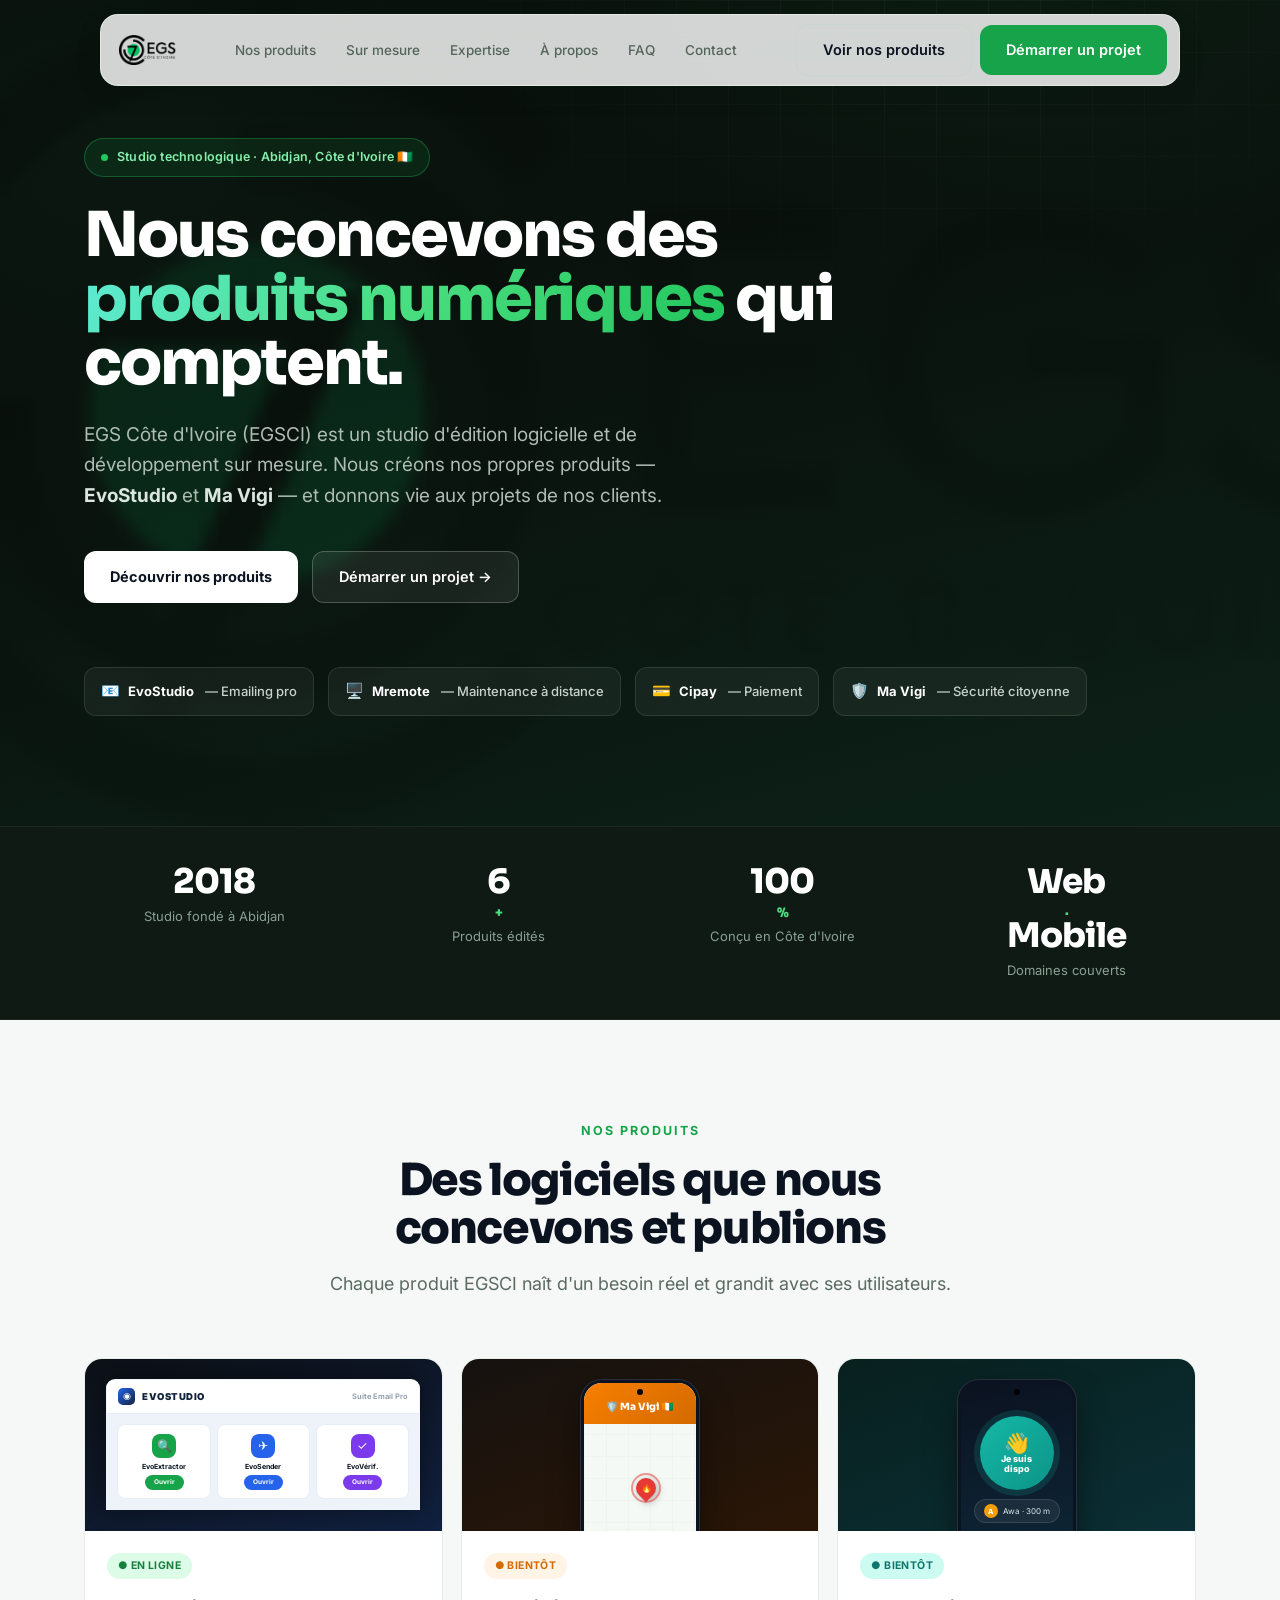
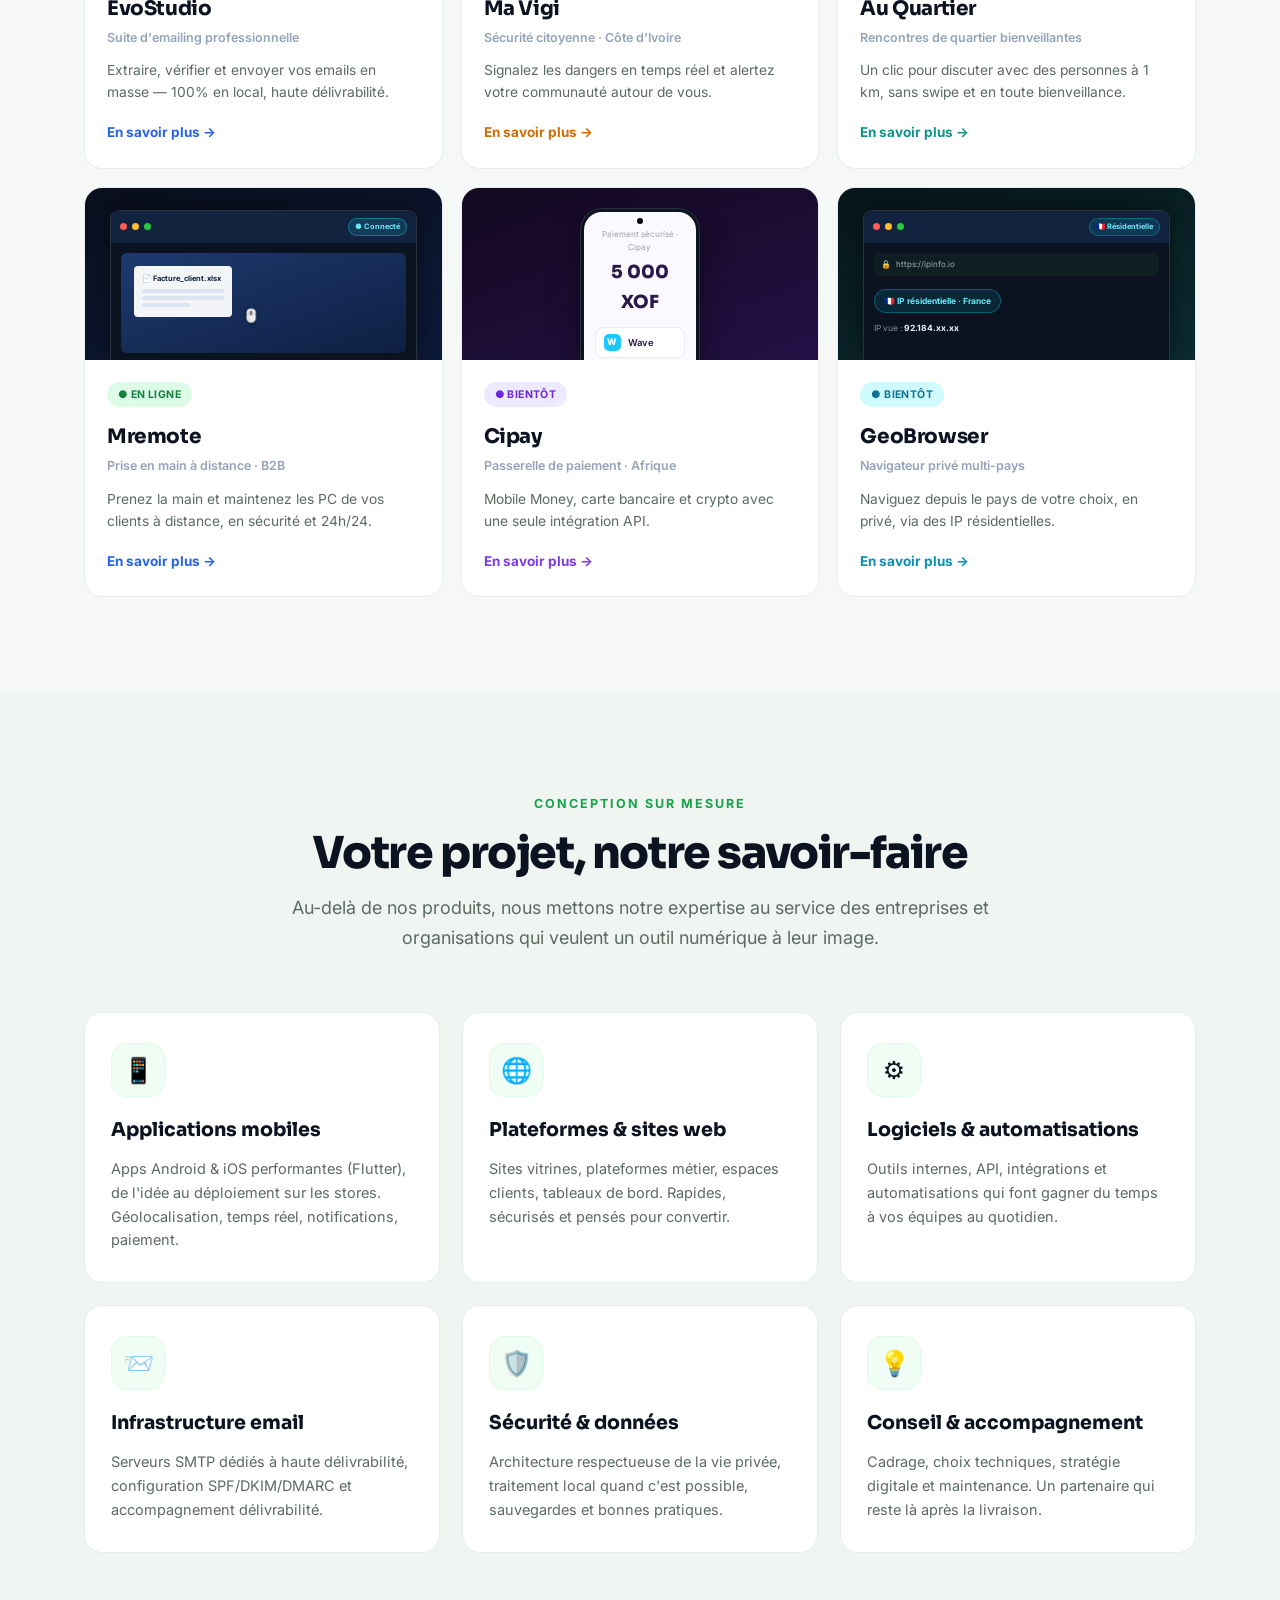
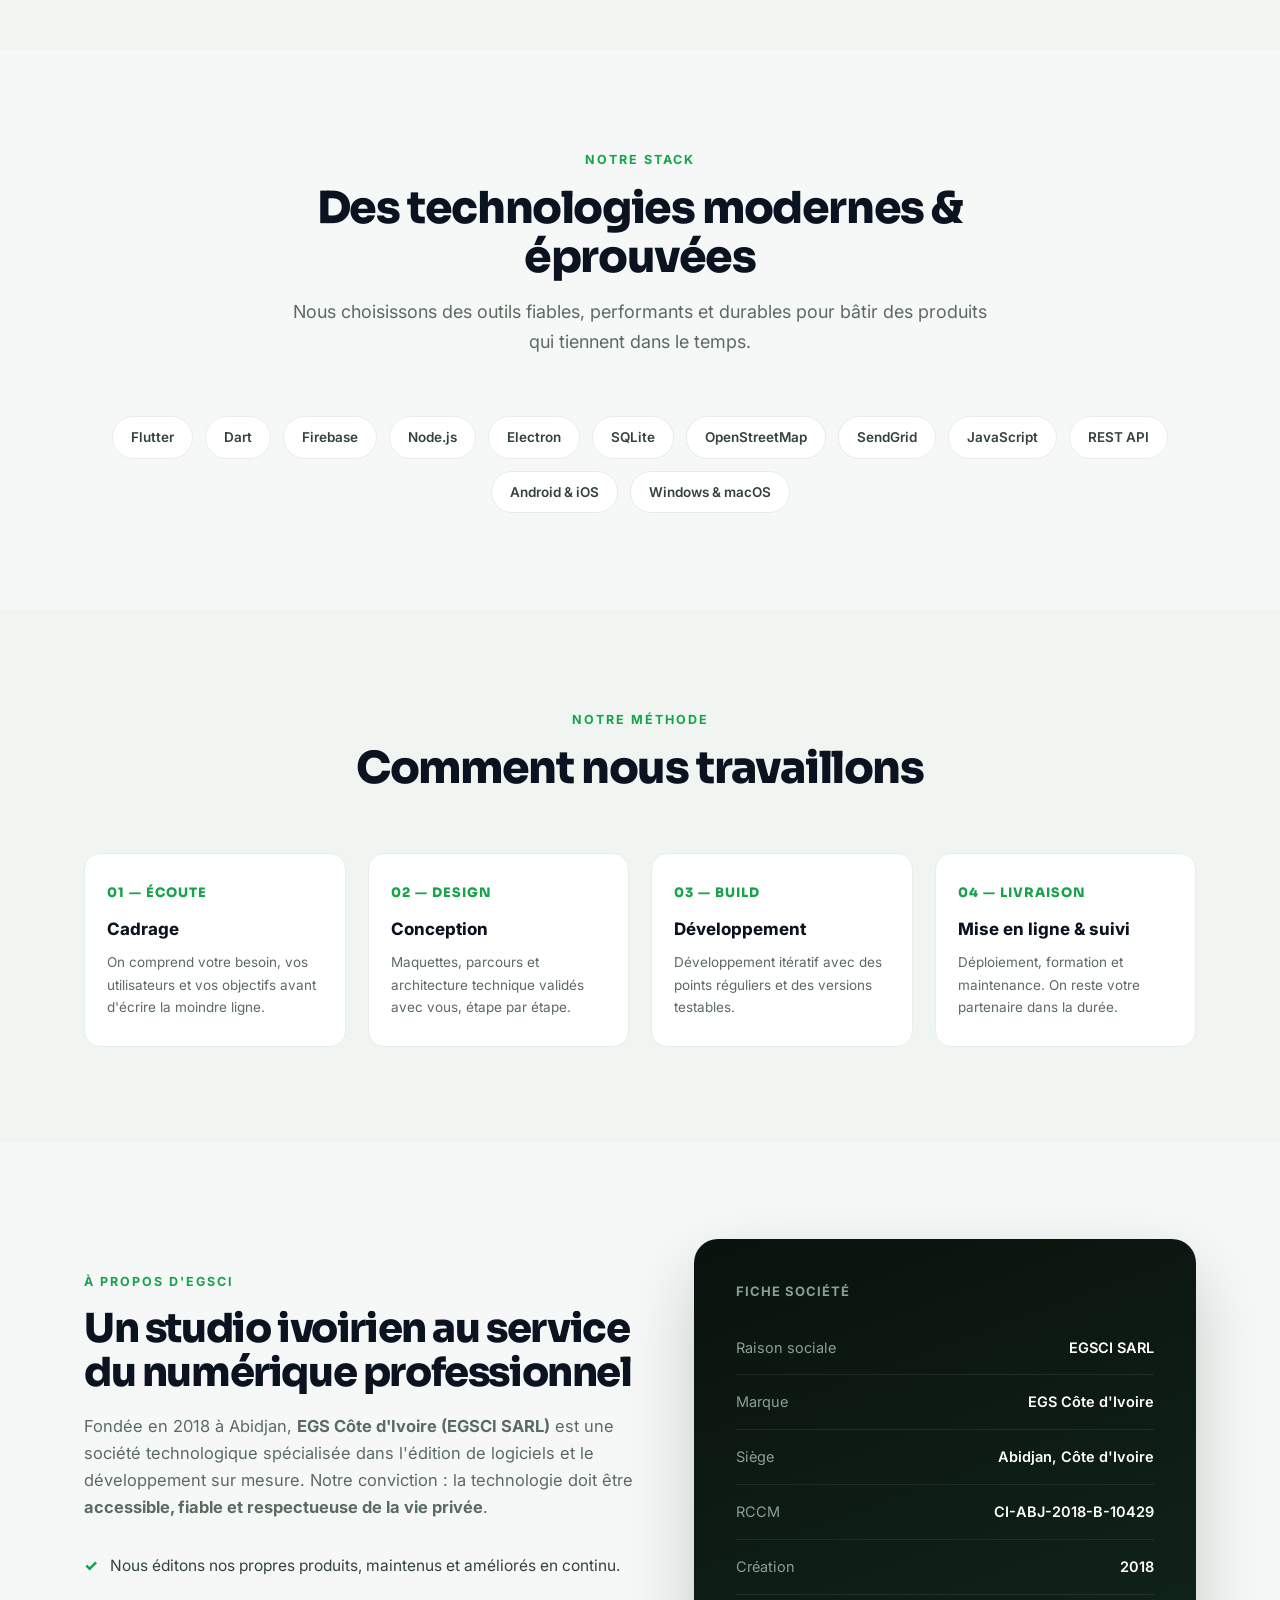
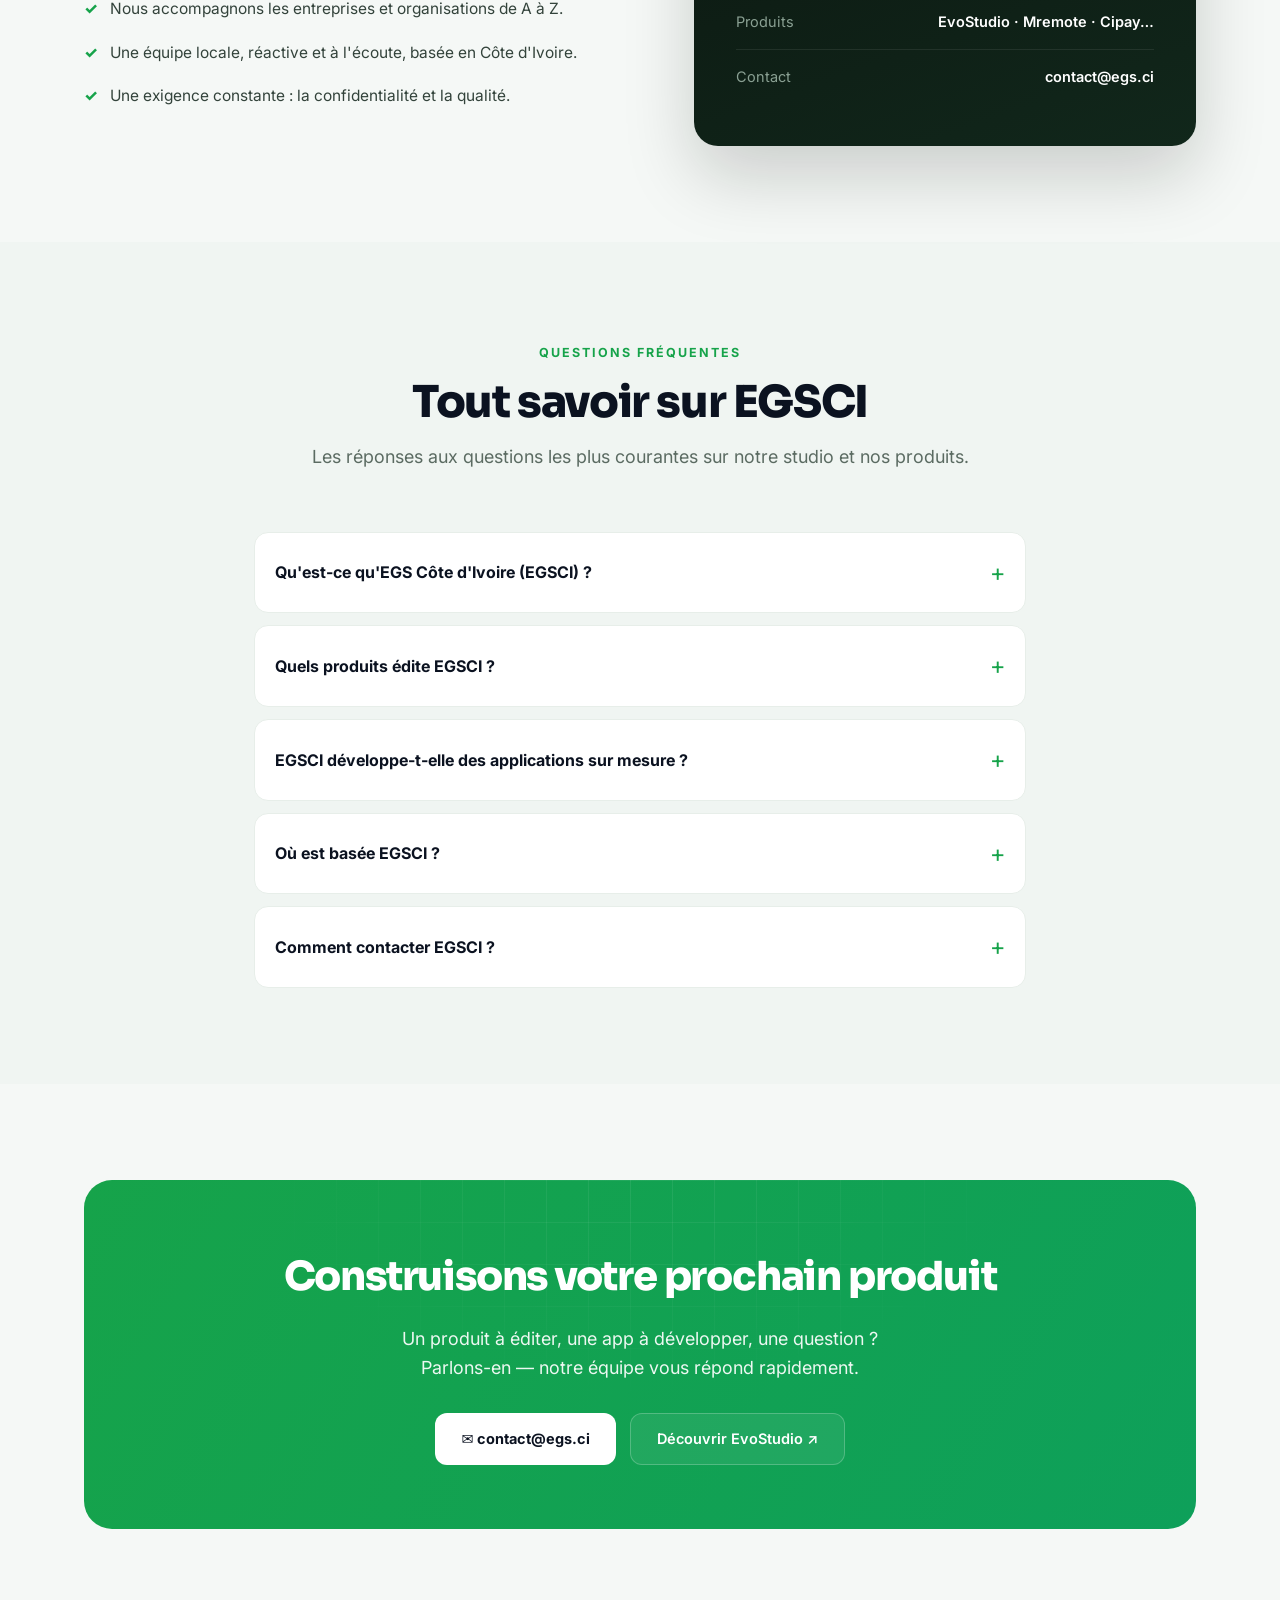
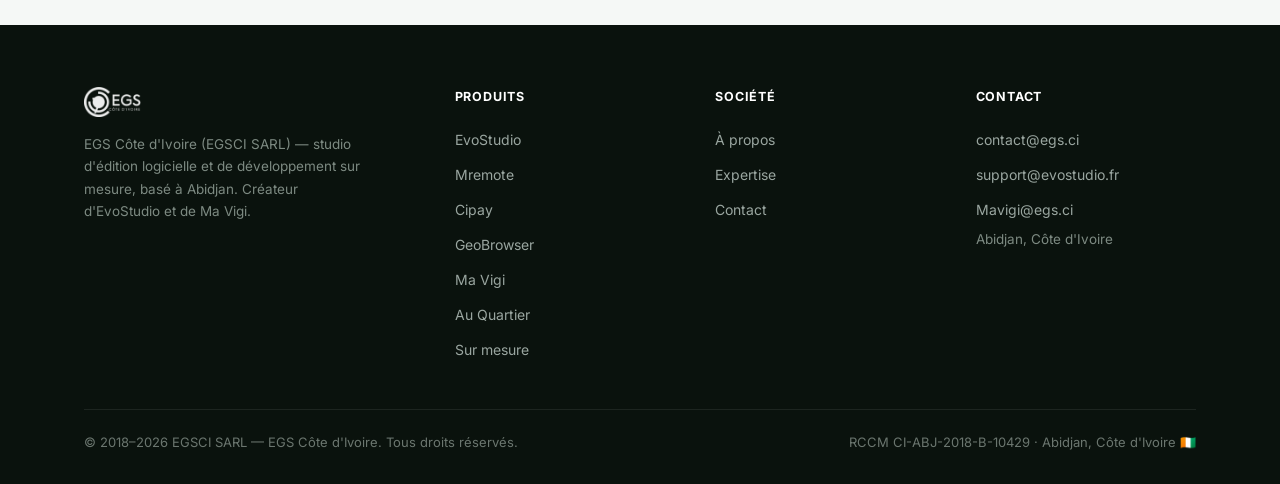
<file: index.html>
<!DOCTYPE html>
<html lang="fr">
<head>
<meta charset="UTF-8" />
<meta name="viewport" content="width=device-width, initial-scale=1.0" />
<title>EGS Côte d'Ivoire — Studio de logiciels & solutions numériques</title>
<meta name="description" content="EGSCI (EGS Côte d'Ivoire) est un studio technologique basé à Abidjan. Nous éditons nos produits — EvoStudio (emailing), Mremote (maintenance PC à distance), Cipay (paiement) et Ma Vigi (sécurité citoyenne) — et concevons des applications sur mesure." />
<meta name="keywords" content="EGSCI, EGS Côte d'Ivoire, EvoStudio, Mremote, Cipay, GeoBrowser, Ma Vigi, prise en main à distance, passerelle de paiement Afrique, développement application Abidjan, logiciel sur mesure Côte d'Ivoire, studio numérique" />
<meta name="author" content="EGSCI SARL" />
<meta name="robots" content="index, follow, max-image-preview:large" />
<meta name="theme-color" content="#0c1410" />
<link rel="canonical" href="https://egs.ci/" />
<link rel="icon" href="/favicon.png" type="image/png" />
<meta property="og:type" content="website" />
<meta property="og:site_name" content="EGS Côte d'Ivoire" />
<meta property="og:locale" content="fr_FR" />
<meta property="og:title" content="EGS Côte d'Ivoire — Studio de logiciels & solutions numériques" />
<meta property="og:description" content="Studio technologique à Abidjan. Éditeur d'EvoStudio et de Ma Vigi, créateur d'applications sur mesure." />
<meta property="og:url" content="https://egs.ci/" />
<meta property="og:image" content="https://egs.ci/logo-egsci.png" />
<meta name="twitter:card" content="summary_large_image" />
<meta name="twitter:title" content="EGS Côte d'Ivoire" />
<meta name="twitter:description" content="Studio de logiciels & solutions numériques — Abidjan, Côte d'Ivoire." />
<meta name="twitter:image" content="https://egs.ci/logo-egsci.png" />
<script type="application/ld+json">
{"@context":"https://schema.org","@graph":[
 {"@type":"Organization","@id":"https://egs.ci/#org","name":"EGS Côte d'Ivoire","legalName":"EGSCI SARL","alternateName":"EGSCI","url":"https://egs.ci/","logo":"https://egs.ci/logo-egsci.png","email":"contact@egs.ci","foundingDate":"2018","address":{"@type":"PostalAddress","addressLocality":"Abidjan","addressCountry":"CI"},"areaServed":["CI","FR"],"identifier":"RCCM CI-ABJ-2018-B-10429","makesOffer":[{"@type":"Offer","itemOffered":{"@type":"SoftwareApplication","name":"EvoStudio","applicationCategory":"BusinessApplication"}},{"@type":"Offer","itemOffered":{"@type":"MobileApplication","name":"Ma Vigi","applicationCategory":"LifestyleApplication"}},{"@type":"Offer","itemOffered":{"@type":"MobileApplication","name":"Au Quartier","applicationCategory":"SocialNetworkingApplication"}},{"@type":"Offer","itemOffered":{"@type":"WebApplication","name":"Mremote","applicationCategory":"BusinessApplication"}},{"@type":"Offer","itemOffered":{"@type":"WebApplication","name":"Cipay","applicationCategory":"FinanceApplication"}},{"@type":"Offer","itemOffered":{"@type":"SoftwareApplication","name":"GeoBrowser","applicationCategory":"SecurityApplication"}}]},
 {"@type":"WebSite","@id":"https://egs.ci/#website","url":"https://egs.ci/","name":"EGS Côte d'Ivoire","inLanguage":"fr-FR","publisher":{"@id":"https://egs.ci/#org"}},
 {"@type":"SoftwareApplication","name":"EvoStudio","operatingSystem":"Windows, macOS","applicationCategory":"BusinessApplication","url":"https://evostudio.fr/","inLanguage":"fr-FR","publisher":{"@id":"https://egs.ci/#org"},"description":"Suite professionnelle d'emailing : extraction, vérification et envoi d'emails en masse."},
 {"@type":"MobileApplication","name":"Ma Vigi","operatingSystem":"Android, iOS","applicationCategory":"LifestyleApplication","url":"https://mavigi.ci/","inLanguage":"fr-FR","publisher":{"@id":"https://egs.ci/#org"},"description":"Application de signalement de dangers et de vigilance citoyenne en Côte d'Ivoire."},
 {"@type":"WebApplication","name":"Mremote","operatingSystem":"Windows","applicationCategory":"BusinessApplication","url":"https://mremote.io/","inLanguage":"fr-FR","publisher":{"@id":"https://egs.ci/#org"},"description":"Service B2B de prise en main et de maintenance de PC clients à distance, 24h/24 : contrôle temps réel, déploiement par clé d'enrôlement et console d'administration.","offers":{"@type":"Offer","description":"Essai gratuit 7 jours","price":"0","priceCurrency":"XOF"}},
 {"@type":"WebApplication","name":"Cipay","operatingSystem":"Web, API REST","applicationCategory":"FinanceApplication","url":"https://egs.ci/cipay.html","inLanguage":"fr-FR","publisher":{"@id":"https://egs.ci/#org"},"description":"Passerelle et agrégateur de paiement pour l'Afrique de l'Ouest : Mobile Money (Wave, Orange Money, MTN, Moov, Djamo), carte bancaire et crypto via une seule intégration API, avec webhooks signés et comptabilité en partie double."},
 {"@type":"SoftwareApplication","name":"GeoBrowser","operatingSystem":"Windows, macOS","applicationCategory":"SecurityApplication","url":"https://egs.ci/geobrowser.html","inLanguage":"fr-FR","publisher":{"@id":"https://egs.ci/#org"},"description":"Navigateur de bureau axé confidentialité : naviguez depuis le pays de votre choix via des IP résidentielles, avec profils par pays, protection anti-fuite WebRTC/DNS et test d'étanchéité intégré."},
 {"@type":"FAQPage","@id":"https://egs.ci/#faq","mainEntity":[
   {"@type":"Question","name":"Qu'est-ce qu'EGS Côte d'Ivoire (EGSCI) ?","acceptedAnswer":{"@type":"Answer","text":"EGSCI SARL est une société technologique ivoirienne fondée en 2018 à Abidjan, spécialisée dans l'édition de logiciels et le développement d'applications sur mesure. Elle édite la suite d'emailing EvoStudio et l'application de sécurité citoyenne Ma Vigi."}},
   {"@type":"Question","name":"Quels produits édite EGSCI ?","acceptedAnswer":{"@type":"Answer","text":"EGSCI édite EvoStudio, une suite professionnelle d'emailing (extraction, vérification et envoi d'emails en masse), et Ma Vigi, une application mobile de signalement de dangers et de vigilance citoyenne en Côte d'Ivoire."}},
   {"@type":"Question","name":"EGSCI développe-t-elle des applications sur mesure ?","acceptedAnswer":{"@type":"Answer","text":"Oui. Au-delà de ses propres produits, EGSCI conçoit des applications mobiles Android et iOS, des plateformes web, des logiciels métier et des automatisations pour les entreprises et organisations."}},
   {"@type":"Question","name":"Où est basée EGSCI ?","acceptedAnswer":{"@type":"Answer","text":"EGSCI est basée à Abidjan, en Côte d'Ivoire (RCCM CI-ABJ-2018-B-10429), et intervient localement comme à l'international."}},
   {"@type":"Question","name":"Comment contacter EGSCI ?","acceptedAnswer":{"@type":"Answer","text":"Par email à contact@egs.ci pour toute demande générale, partenariat ou projet de développement sur mesure."}}
 ]}
]}
</script>
<link rel="preconnect" href="https://fonts.googleapis.com" crossorigin />
<link rel="preconnect" href="https://fonts.gstatic.com" crossorigin />
<link href="https://fonts.googleapis.com/css2?family=Inter:wght@400;500;600;700;800;900&family=Sora:wght@600;700;800&display=swap" rel="stylesheet" />
<style>
:root{
  --green:#16a34a;--green-2:#0ea05a;--green-dark:#15803d;--green-dim:#dcfce7;--green-soft:#f0fdf4;
  --ci-orange:#f77f00;--ci-orange-dk:#d46a00;--ci-green:#009a44;--ci-red:#e53935;
  --evo-blue:#2563eb;--evo-blue-dk:#1d4ed8;
  --ink:#0b1220;--slate:#5b6b62;--slate-2:#94a3b8;
  --line:#e7eee9;
  --bg:#f5f8f6;--bg2:#ffffff;--bg3:#f0f5f2;
  --night:#0a120d;--night-2:#0e1a13;
}
*{margin:0;padding:0;box-sizing:border-box}
html{scroll-behavior:smooth}
body{font-family:'Inter',system-ui,sans-serif;background:var(--bg);color:var(--ink);line-height:1.65;-webkit-font-smoothing:antialiased;overflow-x:hidden}
a{text-decoration:none;color:inherit}
img{max-width:100%;height:auto;display:block}
h1,h2,h3,.font-display{font-family:'Sora','Inter',sans-serif}
.wrap{max-width:1160px;margin:0 auto;padding:0 24px}
.btn{display:inline-flex;align-items:center;gap:8px;font-weight:600;font-size:14.5px;padding:13px 26px;cursor:pointer;border:none;transition:all .2s;font-family:inherit;white-space:nowrap;border-radius:12px}
.btn-primary{background:var(--green);color:#fff}
.btn-primary:hover{background:var(--green-dark);box-shadow:0 12px 28px rgba(22,163,74,.32);transform:translateY(-2px)}
.btn-white{background:#fff;color:var(--ink);font-weight:700}
.btn-white:hover{transform:translateY(-2px);box-shadow:0 14px 34px rgba(0,0,0,.28)}
.btn-ghost{background:rgba(255,255,255,.07);color:#fff;border:1px solid rgba(255,255,255,.22)}
.btn-ghost:hover{background:rgba(255,255,255,.14);border-color:rgba(255,255,255,.4)}
.btn-outline{background:transparent;color:var(--ink);border:1px solid #cbd5d0}
.btn-outline:hover{border-color:var(--green);color:var(--green);background:var(--green-soft)}

/* NAV */
.nav-wrap{position:sticky;top:14px;z-index:100;padding:0 24px;pointer-events:none}
.nav{max-width:1080px;margin:0 auto;display:flex;align-items:center;justify-content:space-between;
  background:rgba(255,255,255,.82);backdrop-filter:blur(20px) saturate(160%);-webkit-backdrop-filter:blur(20px) saturate(160%);
  border:1px solid rgba(231,238,233,.9);border-radius:18px;padding:9px 12px 9px 18px;gap:16px;pointer-events:all;box-shadow:0 8px 30px rgba(11,18,13,.07)}
.brand{display:flex;align-items:center;gap:10px;flex-shrink:0}
.brand img{height:30px;width:auto}
.nav-links{display:flex;gap:2px;align-items:center}
.nav-links a{color:#54655c;font-weight:500;font-size:13.5px;padding:9px 14px;border-radius:10px;transition:all .15s}
.nav-links a:hover{color:var(--ink);background:#eef5f0}
.nav-cta{display:flex;gap:8px;align-items:center;flex-shrink:0}
.nav-burger{display:none;background:none;border:none;cursor:pointer;padding:6px;color:var(--ink)}
.nav-burger svg{display:block;width:22px;height:22px;stroke:currentColor;fill:none;stroke-width:2;stroke-linecap:round}
.drawer{display:none;position:fixed;inset:0;z-index:200}
.drawer.open{display:block}
.drawer-bg{position:absolute;inset:0;background:rgba(0,0,0,.55);backdrop-filter:blur(3px)}
.drawer-panel{position:absolute;top:0;right:0;bottom:0;width:280px;background:var(--night);padding:26px 22px;display:flex;flex-direction:column;gap:4px}
.drawer-panel a{color:rgba(255,255,255,.78);font-size:15px;font-weight:500;padding:14px 0;border-bottom:1px solid rgba(255,255,255,.08)}
.drawer-panel .btn{margin-top:18px;justify-content:center}
.drawer-close{align-self:flex-end;background:none;border:none;color:#9aa6a0;cursor:pointer;padding:4px;margin-bottom:6px}
.drawer-close svg{width:24px;height:24px;stroke:currentColor;fill:none;stroke-width:2;stroke-linecap:round}
@media(max-width:900px){.nav-links{display:none}.nav-cta .btn-outline{display:none}.nav-burger{display:block}}

/* HERO */
.hero{position:relative;overflow:hidden;padding:138px 0 110px;margin-top:-72px;
  background:
   radial-gradient(900px 500px at 80% -5%,rgba(34,197,94,.28),transparent 55%),
   radial-gradient(700px 500px at 10% 20%,rgba(14,160,90,.16),transparent 55%),
   linear-gradient(165deg,#0a120d 50%,#0c2117 100%)}
.hero:after{content:"";position:absolute;inset:0;background-image:linear-gradient(rgba(255,255,255,.04) 1px,transparent 1px),linear-gradient(90deg,rgba(255,255,255,.04) 1px,transparent 1px);background-size:52px 52px;mask-image:radial-gradient(800px 460px at 72% 0,#000,transparent 72%);pointer-events:none;z-index:2}
.hero-video{position:absolute;inset:0;width:100%;height:100%;object-fit:cover;z-index:0;opacity:.5}
.hero-overlay{position:absolute;inset:0;z-index:1;pointer-events:none;background:linear-gradient(165deg,rgba(10,18,13,.78) 35%,rgba(12,33,23,.72) 100%)}
.hero .wrap{position:relative;z-index:3}
.eyebrow{display:inline-flex;align-items:center;gap:9px;background:rgba(34,197,94,.1);border:1px solid rgba(34,197,94,.32);color:#86efac;font-size:12.5px;font-weight:600;padding:8px 16px;border-radius:999px;margin-bottom:26px;letter-spacing:.2px}
.eyebrow .dot{width:7px;height:7px;border-radius:50%;background:#22c55e;animation:pulse 2.2s infinite}
@keyframes pulse{0%{box-shadow:0 0 0 0 rgba(34,197,94,.55)}70%{box-shadow:0 0 0 9px rgba(34,197,94,0)}100%{box-shadow:0 0 0 0 rgba(34,197,94,0)}}
.hero h1{color:#fff;font-size:62px;line-height:1.04;font-weight:800;letter-spacing:-2px;max-width:880px;margin-bottom:24px}
.hero h1 .hl{background:linear-gradient(120deg,#5eead4,#4ade80,#22c55e);-webkit-background-clip:text;background-clip:text;-webkit-text-fill-color:transparent}
.hero p.sub{color:#aebcb3;font-size:19px;max-width:640px;margin-bottom:40px;line-height:1.6}
.hero-cta{display:flex;gap:14px;flex-wrap:wrap}
.hero-meta{display:flex;gap:14px;margin-top:64px;flex-wrap:wrap}
.chip{display:inline-flex;align-items:center;gap:8px;background:rgba(255,255,255,.05);border:1px solid rgba(255,255,255,.1);border-radius:12px;padding:11px 16px;color:#c8d3cc;font-size:13px;font-weight:500}
.chip b{color:#fff}
.chip .ic{font-size:15px}
@media(max-width:900px){.hero{padding:120px 0 80px}.hero h1{font-size:40px;letter-spacing:-1px}.hero p.sub{font-size:17px}}

/* MARQUEE / stats */
.stat-band{background:var(--night-2);border-top:1px solid rgba(255,255,255,.06);border-bottom:1px solid rgba(255,255,255,.06)}
.stat-band .wrap{display:grid;grid-template-columns:repeat(4,1fr);gap:24px;padding-top:38px;padding-bottom:38px}
.stat{text-align:center}
.stat b{display:block;font-family:'Sora';color:#fff;font-size:34px;font-weight:800;letter-spacing:-1px;line-height:1}
.stat b .u{color:#4ade80}
.stat span{color:#8aa093;font-size:13px;margin-top:7px;display:block}
@media(max-width:680px){.stat-band .wrap{grid-template-columns:1fr 1fr;gap:30px 16px}}

/* SECTION */
section{padding:96px 0}
.sec-head{max-width:720px;margin:0 auto 60px;text-align:center}
.kicker{display:inline-block;color:var(--green);font-weight:700;font-size:12.5px;letter-spacing:2px;text-transform:uppercase;margin-bottom:14px}
.sec-head h2{font-size:44px;font-weight:800;letter-spacing:-1.4px;line-height:1.1;margin-bottom:16px}
.sec-head p{color:var(--slate);font-size:18px}
@media(max-width:900px){section{padding:70px 0}.sec-head h2{font-size:32px}}

/* PRODUITS — featured rows */
.prod{display:grid;grid-template-columns:1fr 1fr;gap:60px;align-items:center;margin-bottom:30px}
.prod.rev .prod-visual{order:2}
.prod-tag{display:inline-flex;align-items:center;gap:8px;font-size:12px;font-weight:700;letter-spacing:.6px;text-transform:uppercase;padding:6px 13px;border-radius:999px;margin-bottom:18px}
.prod h3{font-size:34px;font-weight:800;letter-spacing:-1px;line-height:1.12;margin-bottom:8px}
.prod .role{color:var(--slate-2);font-size:14px;font-weight:600;margin-bottom:16px}
.prod p.desc{color:var(--slate);font-size:16px;margin-bottom:22px}
.feat{list-style:none;margin-bottom:28px;display:grid;gap:10px}
.feat li{display:flex;gap:11px;align-items:flex-start;font-size:14.5px;color:#33433b}
.feat li svg{width:19px;height:19px;flex-shrink:0;margin-top:2px}
.prod-cta{display:flex;gap:12px;flex-wrap:wrap;align-items:center}
.store-badges{display:flex;gap:10px;flex-wrap:wrap}
.store{display:inline-flex;align-items:center;gap:9px;background:#0b1220;color:#fff;border-radius:11px;padding:9px 15px;font-size:12px;line-height:1.1}
.store b{font-size:14px;font-weight:700;display:block}
.store span{font-size:10px;color:#9fb0c4}
.store svg{width:20px;height:20px;fill:#fff}
.soon{font-size:12.5px;color:var(--ci-orange-dk);font-weight:700;background:#fff4e6;border:1px solid #ffe0b8;padding:7px 13px;border-radius:999px}

/* EvoStudio visual */
.evo-frame{background:linear-gradient(160deg,#0d1117,#10203f);border-radius:22px;padding:26px;box-shadow:0 40px 90px rgba(13,17,23,.35);border:1px solid rgba(255,255,255,.08)}
.evo-frame img{border-radius:12px;border:1px solid rgba(255,255,255,.1)}
.evo-frame .evlogo{height:26px;margin-bottom:18px;opacity:.96}

/* Ma Vigi phone mockup */
.phone-stage{display:flex;justify-content:center;position:relative}
.phone-stage:before{content:"";position:absolute;width:340px;height:340px;border-radius:50%;background:radial-gradient(circle,rgba(247,127,0,.22),transparent 65%);top:50%;left:50%;transform:translate(-50%,-50%);z-index:0}
.phone{position:relative;z-index:2;width:268px;height:556px;background:#0b1220;border-radius:42px;padding:11px;box-shadow:0 40px 90px rgba(11,18,13,.4),inset 0 0 0 2px rgba(255,255,255,.06)}
.phone .screen{width:100%;height:100%;border-radius:32px;overflow:hidden;position:relative;background:#fff8f0;display:flex;flex-direction:column}
.phone .notch{position:absolute;top:0;left:50%;transform:translateX(-50%);width:120px;height:26px;background:#0b1220;border-radius:0 0 16px 16px;z-index:5}
/* Au Quartier — smartphone Samsung (poinçon centré) */
.aq-stage{display:flex;justify-content:center;position:relative}
.aq-stage:before{content:"";position:absolute;width:340px;height:340px;border-radius:50%;background:radial-gradient(circle,rgba(20,184,166,.22),transparent 65%);top:50%;left:50%;transform:translate(-50%,-50%);z-index:0}
.sphone{position:relative;z-index:2;width:264px;height:548px;background:linear-gradient(150deg,#3a3f47,#0a0d11);border-radius:40px;padding:5px;box-shadow:0 40px 90px rgba(11,18,13,.42),inset 0 0 0 1.5px rgba(255,255,255,.14)}
.sphone .scr{width:100%;height:100%;border-radius:35px;overflow:hidden;position:relative;background:linear-gradient(170deg,#0b1220,#0e2a3a);display:flex;flex-direction:column;align-items:center}
.sphone .hole{position:absolute;top:12px;left:50%;transform:translateX(-50%);width:9px;height:9px;border-radius:50%;background:#000;box-shadow:0 0 0 2px rgba(0,0,0,.55),inset 0 0 2px rgba(80,120,160,.6);z-index:6}
.aq-disp{width:128px;height:128px;border-radius:50%;background:linear-gradient(135deg,#14b8a6,#0d9488);display:flex;flex-direction:column;align-items:center;justify-content:center;color:#fff;box-shadow:0 0 0 9px rgba(20,184,166,.16),0 0 0 20px rgba(20,184,166,.07);position:relative}
.aq-disp:after{content:"";position:absolute;inset:-9px;border-radius:50%;border:2px solid rgba(20,184,166,.4);animation:ping 2s infinite}
.aq-chip{display:inline-flex;align-items:center;gap:6px;background:rgba(255,255,255,.06);border:1px solid rgba(255,255,255,.12);border-radius:999px;padding:6px 11px;font-size:11.5px;color:#dbe7ee}
.aq-chip span.av{width:22px;height:22px;border-radius:50%;display:inline-flex;align-items:center;justify-content:center;font-size:10px;font-weight:800;color:#fff}
.mv-top{background:linear-gradient(135deg,var(--ci-orange),var(--ci-orange-dk));color:#fff;padding:38px 18px 16px;flex-shrink:0}
.mv-top .t{font-family:'Sora';font-weight:800;font-size:16px;display:flex;align-items:center;gap:7px}
.mv-top .s{font-size:11px;opacity:.92;margin-top:2px}
.mv-map{flex:1;position:relative;background:
  linear-gradient(rgba(0,154,68,.06),rgba(0,154,68,.06)),
  repeating-linear-gradient(0deg,#eef5ef 0 1px,transparent 1px 30px),
  repeating-linear-gradient(90deg,#eef5ef 0 1px,transparent 1px 30px),#f4f9f5;overflow:hidden}
.mv-road{position:absolute;background:#e2e8e3}
.pin{position:absolute;width:26px;height:26px;border-radius:50% 50% 50% 0;transform:rotate(-45deg);box-shadow:0 4px 10px rgba(0,0,0,.25);display:flex;align-items:center;justify-content:center}
.pin i{transform:rotate(45deg);font-style:normal;font-size:12px}
.pin.r{background:var(--ci-red)}.pin.o{background:var(--ci-orange)}.pin.y{background:#ffa726}
.pin.pulse:after{content:"";position:absolute;inset:-6px;border-radius:50%;border:2px solid var(--ci-red);opacity:.5;animation:ping 1.8s infinite}
@keyframes ping{0%{transform:scale(.7);opacity:.6}100%{transform:scale(1.8);opacity:0}}
.mv-card{position:absolute;left:12px;right:12px;bottom:64px;background:#fff;border-radius:16px;padding:13px;box-shadow:0 14px 34px rgba(11,18,13,.18);z-index:4}
.mv-card .hd{display:flex;align-items:center;gap:9px}
.mv-card .ico{width:34px;height:34px;border-radius:10px;background:#ffe7d1;display:flex;align-items:center;justify-content:center;font-size:17px}
.mv-card .ti{font-weight:800;font-size:13px;color:#1a1a2e}
.mv-card .me{font-size:10.5px;color:#9aa6a0}
.mv-card .bar{height:1px;background:#f0f0f0;margin:10px 0}
.mv-card .row{display:flex;justify-content:space-between;font-size:10.5px;color:#6b7280}
.mv-tab{height:54px;background:#fff;border-top:1px solid #f0ece6;display:flex;align-items:center;justify-content:space-around;flex-shrink:0}
.mv-tab .tb{display:flex;flex-direction:column;align-items:center;gap:3px;font-size:9px;color:#b6bdb8}
.mv-tab .tb.on{color:var(--ci-orange)}
.mv-tab .tb .d{width:20px;height:20px;border-radius:7px;background:currentColor;opacity:.85}
.mv-fab{position:absolute;bottom:74px;left:50%;transform:translateX(-50%);width:54px;height:54px;border-radius:50%;background:var(--ci-red);box-shadow:0 10px 26px rgba(229,57,53,.5);display:flex;align-items:center;justify-content:center;color:#fff;font-size:22px;z-index:6;border:4px solid #fff8f0}
@media(max-width:900px){.prod{grid-template-columns:1fr;gap:34px}.prod.rev .prod-visual{order:0}.prod h3{font-size:28px}}
/* Grille produits compacte (minimaliste) */
.prodgrid{display:grid;grid-template-columns:repeat(3,1fr);gap:18px;margin-top:6px}
.pg-card{background:var(--bg2);border:1px solid var(--line);border-radius:18px;padding:26px 24px;display:flex;flex-direction:column;transition:.2s}
.pg-card:hover{transform:translateY(-4px);box-shadow:0 18px 40px rgba(11,40,24,.09);border-color:#c9e6d4}
.pg-ic{width:50px;height:50px;border-radius:14px;display:flex;align-items:center;justify-content:center;font-size:24px;margin-bottom:16px}
.pg-tag{font-size:10.5px;font-weight:700;letter-spacing:.4px;text-transform:uppercase;padding:4px 11px;border-radius:999px;align-self:flex-start;margin-bottom:13px}
.pg-card h3{font-size:20px;font-weight:750;margin-bottom:3px;letter-spacing:-.4px}
.pg-role{font-size:12.5px;color:var(--slate-2);font-weight:600;margin-bottom:11px}
.pg-card p{font-size:13.8px;color:var(--slate);margin-bottom:18px;flex:1;line-height:1.6}
.pg-link{font-weight:700;font-size:13.5px;display:inline-flex;align-items:center;gap:5px;align-self:flex-start}
.pg-card.app{padding:0;overflow:hidden}
.pg-head{position:relative;height:172px;overflow:hidden;display:flex;justify-content:center;align-items:flex-start}
.pg-head.evo{background:linear-gradient(160deg,#0d1117,#10203f)}
.pg-head.mv{background:linear-gradient(160deg,#161210,#2a1606)}
.pg-head.aq{background:linear-gradient(160deg,#08201e,#0b2f35)}
.pg-head .shot{width:84%;margin-top:24px;border-radius:8px 8px 0 0;border:1px solid rgba(255,255,255,.12);box-shadow:0 -4px 26px rgba(0,0,0,.45)}
.pg-body{padding:22px 22px 24px;display:flex;flex-direction:column;flex:1}
.mphone{width:120px;flex-shrink:0;margin-top:20px;background:#0b1220;border-radius:22px;padding:4px;box-shadow:0 16px 32px rgba(0,0,0,.42),inset 0 0 0 1px rgba(255,255,255,.12)}
.mphone .ms{width:100%;height:206px;border-radius:18px;overflow:hidden;position:relative;display:flex;flex-direction:column;background:#fff}
.mphone .mh{position:absolute;top:6px;left:50%;transform:translateX(-50%);width:36px;height:5px;border-radius:99px;background:#000;opacity:.6;z-index:6}
.mphone .mhole{position:absolute;top:6px;left:50%;transform:translateX(-50%);width:6px;height:6px;border-radius:50%;background:#000;z-index:6}
/* mini Ma Vigi */
.mmv-top{background:linear-gradient(135deg,var(--ci-orange),var(--ci-orange-dk));color:#fff;padding:16px 10px 8px;font-family:'Sora';font-weight:800;font-size:10px;text-align:center;flex-shrink:0}
.mmv-map{flex:1;position:relative;background:repeating-linear-gradient(0deg,#eef5ef 0 1px,transparent 1px 22px),repeating-linear-gradient(90deg,#eef5ef 0 1px,transparent 1px 22px),#f4f9f5}
.mmv-pin{position:absolute;top:54px;left:52px;width:20px;height:20px;border-radius:50% 50% 50% 0;transform:rotate(-45deg);background:var(--ci-red);display:flex;align-items:center;justify-content:center;box-shadow:0 3px 8px rgba(0,0,0,.3)}
.mmv-pin i{transform:rotate(45deg);font-style:normal;font-size:9px}
.mmv-pin:after{content:"";position:absolute;inset:-5px;border-radius:50%;border:2px solid var(--ci-red);opacity:.5;animation:ping 1.8s infinite}
.mmv-card{position:absolute;left:8px;right:8px;bottom:10px;background:#fff;border-radius:9px;padding:7px 8px;box-shadow:0 6px 16px rgba(0,0,0,.16);font-size:8.5px}
.mmv-card b{font-size:9.5px;color:#1a1a2e}
/* mini Au Quartier */
.maq{flex:1;background:linear-gradient(170deg,#0b1220,#0e2a3a);display:flex;flex-direction:column;align-items:center;justify-content:center;gap:9px;padding:14px 10px;color:#fff}
.maq .btn-disp{width:74px;height:74px;border-radius:50%;background:linear-gradient(135deg,#14b8a6,#0d9488);display:flex;flex-direction:column;align-items:center;justify-content:center;font-size:9px;font-weight:800;text-align:center;line-height:1.1;box-shadow:0 0 0 6px rgba(20,184,166,.16)}
.maq .btn-disp span{font-size:20px}
.maq .maq-row{display:flex;align-items:center;gap:5px;background:rgba(255,255,255,.06);border:1px solid rgba(255,255,255,.12);border-radius:99px;padding:4px 9px;font-size:8px;color:#dbe7ee}
.maq .maq-row i{width:14px;height:14px;border-radius:50%;font-style:normal;display:inline-flex;align-items:center;justify-content:center;font-size:7px;font-weight:800;color:#fff}
/* nouvelles apps : fonds de carte */
.pg-head.mre{background:linear-gradient(160deg,#0a0f1e,#0c1a3a)}
.pg-head.cip{background:linear-gradient(160deg,#12091f,#241046)}
.pg-head.geo{background:linear-gradient(160deg,#07171a,#0a2b31)}
/* mini fenêtre (Mremote / GeoBrowser) */
.mwin{width:86%;margin-top:22px;border-radius:9px 9px 0 0;overflow:hidden;border:1px solid rgba(255,255,255,.13);box-shadow:0 -4px 26px rgba(0,0,0,.42);background:#0b1220}
.mwin .mwb{display:flex;align-items:center;gap:5px;padding:7px 9px;background:#12233f}
.mwin .mwb i{width:7px;height:7px;border-radius:50%;display:block}
.mwin .mwb .mwbadge{margin-left:auto;font-size:7.5px;font-weight:700;padding:2px 6px;border-radius:99px}
.mwin .mwbody{height:120px;padding:10px}
.mre-scr{height:100%;border-radius:6px;background:linear-gradient(160deg,#1e3a6e,#0e1f42);position:relative;overflow:hidden}
.mre-scr .mrw{position:absolute;top:13px;left:13px;width:98px;background:rgba(255,255,255,.95);border-radius:4px;padding:7px 8px}
.mre-scr .mrw b{font-size:7.5px;color:#12233f;display:block;margin-bottom:4px}
.mre-scr .mrw .l{height:4px;border-radius:2px;background:#dbe4f3;margin-bottom:3px}
.mre-scr .mrw .l.s{width:58%}
.mre-scr .cur{position:absolute;top:52px;left:122px;font-size:13px;filter:drop-shadow(0 1px 2px rgba(0,0,0,.4))}
.geo-addr{display:flex;align-items:center;gap:5px;background:#0f1e22;border-radius:5px;padding:5px 7px;margin-bottom:9px}
.geo-addr .lk{color:#28c840;font-size:8px}.geo-addr .u{font-size:8px;color:#9fb4bb}
.geo-flag{display:inline-flex;align-items:center;gap:5px;background:rgba(6,182,212,.13);border:1px solid rgba(6,182,212,.38);border-radius:99px;padding:4px 9px;font-size:8.5px;color:#67e8f9;font-weight:700;margin-bottom:8px}
.geo-ip{font-size:8.5px;color:#7c9198}.geo-ip b{color:#e6f6fa}
/* mini paiement Cipay (dans .mphone) */
.cip-pay{flex:1;background:#faf9ff;display:flex;flex-direction:column;padding:12px 11px}
.cip-pay .lbl{font-size:8px;color:#9aa0aa;text-align:center;margin-top:4px}
.cip-pay .amt{font-family:'Sora';font-weight:800;font-size:18px;color:#2a1a4a;text-align:center;margin:4px 0 10px}
.cip-pay .pill{display:flex;align-items:center;gap:7px;background:#fff;border:1px solid #ece8f6;border-radius:8px;padding:6px 8px;margin-bottom:5px;font-size:9.5px;color:#2a1a4a;font-weight:600}
.cip-pay .pill .d{width:17px;height:17px;border-radius:5px;display:flex;align-items:center;justify-content:center;color:#fff;font-size:9px;font-weight:800;flex-shrink:0}
.cip-pay .ok{margin-top:auto;text-align:center;font-size:9.5px;font-weight:800;color:#16a34a}
/* mini hub EvoStudio (remplace l'ancien Hub.png) */
.evo-hub{width:88%;margin-top:20px;border-radius:9px 9px 0 0;overflow:hidden;border:1px solid rgba(255,255,255,.14);box-shadow:0 -4px 26px rgba(0,0,0,.45);background:#eef3f9}
.evo-hub .eh-bar{display:flex;align-items:center;gap:7px;padding:8px 11px;background:#fff;border-bottom:1px solid #e6edf5}
.evo-hub .eh-logo{width:17px;height:17px;border-radius:5px;background:linear-gradient(135deg,#2563eb,#12233f);color:#fff;display:flex;align-items:center;justify-content:center;font-size:9px}
.evo-hub .eh-ti{font-size:9.5px;font-weight:900;color:#12233f;letter-spacing:.5px}
.evo-hub .eh-sub{font-size:7.5px;color:#8a97a8;font-weight:600;margin-left:auto}
.evo-hub .eh-grid{display:flex;gap:6px;padding:10px}
.evo-hub .eh-t{flex:1;background:#fff;border:1px solid #e6edf5;border-radius:8px;padding:9px 4px 8px;display:flex;flex-direction:column;align-items:center;gap:5px}
.evo-hub .eh-t .i{width:24px;height:24px;border-radius:8px;display:flex;align-items:center;justify-content:center;font-size:12px;color:#fff}
.evo-hub .eh-t b{font-size:7px;color:#0b1220;line-height:1}
.evo-hub .eh-t .op{font-size:6.5px;color:#fff;font-weight:700;padding:2px 9px;border-radius:99px}
@media(max-width:900px){.prodgrid{grid-template-columns:1fr}}

/* SUR MESURE */
.svc-grid{display:grid;grid-template-columns:repeat(3,1fr);gap:22px}
.svc{background:var(--bg2);border:1px solid var(--line);border-radius:18px;padding:30px 26px;transition:.2s;position:relative;overflow:hidden}
.svc:hover{transform:translateY(-5px);box-shadow:0 22px 46px rgba(11,40,24,.1);border-color:#c9e6d4}
.svc .ic{width:54px;height:54px;border-radius:15px;background:var(--green-soft);border:1px solid var(--green-dim);display:flex;align-items:center;justify-content:center;font-size:25px;margin-bottom:18px}
.svc h4{font-size:19px;font-weight:750;margin-bottom:10px;font-family:'Sora'}
.svc p{color:var(--slate);font-size:14.5px}
@media(max-width:900px){.svc-grid{grid-template-columns:1fr}}

/* TECH strip */
.tech{display:flex;flex-wrap:wrap;gap:12px;justify-content:center;margin-top:8px}
.tech span{background:var(--bg2);border:1px solid var(--line);border-radius:999px;padding:9px 18px;font-size:13.5px;font-weight:600;color:#33433b}

/* PROCESS */
.steps{display:grid;grid-template-columns:repeat(4,1fr);gap:22px;counter-reset:s}
.step{background:var(--bg2);border:1px solid var(--line);border-radius:16px;padding:28px 22px;position:relative}
.step .n{font-family:'Sora';font-size:13px;font-weight:800;color:var(--green);letter-spacing:1px;margin-bottom:12px}
.step h4{font-size:17px;font-weight:750;margin-bottom:8px}
.step p{color:var(--slate);font-size:13.5px}
@media(max-width:900px){.steps{grid-template-columns:1fr 1fr}}
@media(max-width:520px){.steps{grid-template-columns:1fr}}

/* ABOUT */
.split{display:grid;grid-template-columns:1.05fr .95fr;gap:56px;align-items:center}
.about-card{background:linear-gradient(160deg,var(--night),#11271b);border-radius:24px;padding:42px;color:#fff;box-shadow:0 30px 70px rgba(11,18,13,.18)}
.about-card .row{display:flex;justify-content:space-between;padding:15px 0;border-bottom:1px solid rgba(255,255,255,.08);font-size:14.5px}
.about-card .row:last-child{border-bottom:none}
.about-card .row span{color:#8aa093}.about-card .row b{color:#fff;font-weight:600}
.lead-list{list-style:none;margin-top:22px}
.lead-list li{display:flex;gap:12px;align-items:flex-start;padding:9px 0;font-size:15.5px;color:#33433b}
.lead-list li:before{content:"✓";color:var(--green);font-weight:800;flex-shrink:0}
@media(max-width:900px){.split{grid-template-columns:1fr;gap:36px}}

/* CTA */
.cta-band{background:linear-gradient(120deg,var(--green),var(--green-2));border-radius:28px;padding:64px 48px;text-align:center;color:#fff;position:relative;overflow:hidden}
.cta-band:after{content:"";position:absolute;inset:0;background-image:linear-gradient(rgba(255,255,255,.08) 1px,transparent 1px),linear-gradient(90deg,rgba(255,255,255,.08) 1px,transparent 1px);background-size:42px 42px;mask-image:radial-gradient(560px 320px at 50% 0,#000,transparent 70%)}
.cta-band > *{position:relative;z-index:2}
.cta-band h2{font-size:40px;font-weight:800;letter-spacing:-1.2px;margin-bottom:14px}
.cta-band p{color:rgba(255,255,255,.92);font-size:18px;margin-bottom:30px;max-width:540px;margin-left:auto;margin-right:auto}
@media(max-width:900px){.cta-band{padding:46px 26px}.cta-band h2{font-size:30px}}

/* FAQ */
.faq-list{display:flex;flex-direction:column;gap:12px}
.faq-q{background:var(--bg2);border:1px solid var(--line);border-radius:14px;padding:4px 20px;transition:.2s}
.faq-q[open]{border-color:#c9e6d4;box-shadow:0 10px 28px rgba(11,40,24,.06)}
.faq-q summary{list-style:none;cursor:pointer;font-weight:700;font-size:16px;padding:16px 0;display:flex;justify-content:space-between;align-items:center;gap:14px;color:var(--ink)}
.faq-q summary::-webkit-details-marker{display:none}
.faq-q summary:after{content:"+";color:var(--green);font-size:24px;font-weight:400;transition:transform .2s;flex-shrink:0}
.faq-q[open] summary:after{transform:rotate(45deg)}
.faq-q > div{padding:0 0 18px;color:var(--slate);font-size:15px;line-height:1.7}
.faq-q > div a{color:var(--green);font-weight:600}

/* FOOTER */
footer{background:var(--night);color:#9aa6a0;padding:62px 0 30px;font-size:14px}
.foot-grid{display:grid;grid-template-columns:1.5fr 1fr 1fr 1fr;gap:40px;margin-bottom:42px}
.foot-grid .lg{height:30px;margin-bottom:16px;filter:brightness(0) invert(1) opacity(.92)}
.foot-grid p{color:#7d8a82;font-size:13.5px;max-width:280px}
.foot-col h5{color:#fff;font-size:12.5px;font-weight:700;text-transform:uppercase;letter-spacing:.8px;margin-bottom:14px}
.foot-col a{display:block;color:#9aa6a0;padding:6px 0;font-size:14px;transition:.15s}
.foot-col a:hover{color:#4ade80}
.foot-bottom{border-top:1px solid rgba(255,255,255,.08);padding-top:22px;display:flex;justify-content:space-between;flex-wrap:wrap;gap:10px;font-size:13px;color:#6b766f}
@media(max-width:900px){.foot-grid{grid-template-columns:1fr 1fr;gap:30px}}
</style>
</head>
<body>

<!-- NAV -->
<div class="nav-wrap">
  <nav class="nav">
    <a href="/" class="brand"><img src="/logo-egsci.png" alt="EGS Côte d'Ivoire" /></a>
    <div class="nav-links">
      <a href="#produits">Nos produits</a>
      <a href="#surmesure">Sur mesure</a>
      <a href="#expertise">Expertise</a>
      <a href="#apropos">À propos</a>
      <a href="#faq">FAQ</a>
      <a href="#contact">Contact</a>
    </div>
    <div class="nav-cta">
      <a href="#produits" class="btn btn-outline">Voir nos produits</a>
      <a href="#contact" class="btn btn-primary">Démarrer un projet</a>
      <button class="nav-burger" onclick="document.getElementById('drawer').classList.add('open')" aria-label="Menu">
        <svg viewBox="0 0 24 24"><line x1="3" y1="6" x2="21" y2="6"/><line x1="3" y1="12" x2="21" y2="12"/><line x1="3" y1="18" x2="21" y2="18"/></svg>
      </button>
    </div>
  </nav>
</div>

<div class="drawer" id="drawer">
  <div class="drawer-bg" onclick="document.getElementById('drawer').classList.remove('open')"></div>
  <div class="drawer-panel">
    <button class="drawer-close" onclick="document.getElementById('drawer').classList.remove('open')" aria-label="Fermer">
      <svg viewBox="0 0 24 24"><line x1="6" y1="6" x2="18" y2="18"/><line x1="18" y1="6" x2="6" y2="18"/></svg>
    </button>
    <a href="#produits" onclick="document.getElementById('drawer').classList.remove('open')">Nos produits</a>
    <a href="#surmesure" onclick="document.getElementById('drawer').classList.remove('open')">Sur mesure</a>
    <a href="#expertise" onclick="document.getElementById('drawer').classList.remove('open')">Expertise</a>
    <a href="#apropos" onclick="document.getElementById('drawer').classList.remove('open')">À propos</a>
    <a href="#faq" onclick="document.getElementById('drawer').classList.remove('open')">FAQ</a>
    <a href="#contact" onclick="document.getElementById('drawer').classList.remove('open')">Contact</a>
    <a href="#contact" onclick="document.getElementById('drawer').classList.remove('open')" class="btn btn-primary">Démarrer un projet</a>
  </div>
</div>

<!-- HERO -->
<header class="hero">
  <video class="hero-video" autoplay muted loop playsinline preload="auto" poster="/logo-egsci.png" aria-hidden="true">
    <source src="/egsci-video.mp4" type="video/mp4" />
  </video>
  <div class="hero-overlay"></div>
  <div class="wrap">
    <span class="eyebrow"><span class="dot"></span> Studio technologique · Abidjan, Côte d'Ivoire 🇨🇮</span>
    <h1>Nous concevons des <span class="hl">produits numériques</span> qui comptent.</h1>
    <p class="sub">EGS Côte d'Ivoire (EGSCI) est un studio d'édition logicielle et de développement sur mesure. Nous créons nos propres produits — <strong style="color:#dbe6df">EvoStudio</strong> et <strong style="color:#dbe6df">Ma Vigi</strong> — et donnons vie aux projets de nos clients.</p>
    <div class="hero-cta">
      <a href="#produits" class="btn btn-white">Découvrir nos produits</a>
      <a href="#contact" class="btn btn-ghost">Démarrer un projet →</a>
    </div>
    <div class="hero-meta">
      <span class="chip"><span class="ic">📧</span> <b>EvoStudio</b>&nbsp;— Emailing pro</span>
      <span class="chip"><span class="ic">🖥️</span> <b>Mremote</b>&nbsp;— Maintenance à distance</span>
      <span class="chip"><span class="ic">💳</span> <b>Cipay</b>&nbsp;— Paiement</span>
      <span class="chip"><span class="ic">🛡️</span> <b>Ma Vigi</b>&nbsp;— Sécurité citoyenne</span>
    </div>
  </div>
</header>

<!-- STATS -->
<div class="stat-band">
  <div class="wrap">
    <div class="stat"><b>2018</b><span>Studio fondé à Abidjan</span></div>
    <div class="stat"><b>6<span class="u">+</span></b><span>Produits édités</span></div>
    <div class="stat"><b>100<span class="u">%</span></b><span>Conçu en Côte d'Ivoire</span></div>
    <div class="stat"><b>Web<span class="u">·</span>Mobile</b><span>Domaines couverts</span></div>
  </div>
</div>

<!-- PRODUITS -->
<section id="produits">
  <div class="wrap">
    <div class="sec-head">
      <div class="kicker">Nos produits</div>
      <h2>Des logiciels que nous concevons et publions</h2>
      <p>Chaque produit EGSCI naît d'un besoin réel et grandit avec ses utilisateurs.</p>
    </div>

    <div class="prodgrid">
      <!-- EvoStudio -->
      <div class="pg-card app">
        <div class="pg-head evo">
          <div class="evo-hub" role="img" aria-label="Aperçu du hub EvoStudio : EvoExtractor, EvoSender, EvoVérificateur">
            <div class="eh-bar"><span class="eh-logo">◉</span><span class="eh-ti">EVOSTUDIO</span><span class="eh-sub">Suite Email Pro</span></div>
            <div class="eh-grid">
              <div class="eh-t"><div class="i" style="background:#16a34a">🔍</div><b>EvoExtractor</b><span class="op" style="background:#16a34a">Ouvrir</span></div>
              <div class="eh-t"><div class="i" style="background:#2563eb">✈️</div><b>EvoSender</b><span class="op" style="background:#2563eb">Ouvrir</span></div>
              <div class="eh-t"><div class="i" style="background:#7c3aed">✓</div><b>EvoVérif.</b><span class="op" style="background:#7c3aed">Ouvrir</span></div>
            </div>
          </div>
        </div>
        <div class="pg-body">
          <span class="pg-tag" style="background:#dcfce7;color:#15803d">● En ligne</span>
          <h3>EvoStudio</h3>
          <div class="pg-role">Suite d'emailing professionnelle</div>
          <p>Extraire, vérifier et envoyer vos emails en masse — 100% en local, haute délivrabilité.</p>
          <a href="/evostudio.html" class="pg-link" style="color:#2563eb">En savoir plus →</a>
        </div>
      </div>
      <!-- Ma Vigi -->
      <div class="pg-card app">
        <div class="pg-head mv">
          <div class="mphone"><div class="ms">
            <div class="mhole"></div>
            <div class="mmv-top">🛡️ Ma Vigi 🇨🇮</div>
            <div class="mmv-map">
              <div class="mmv-pin"><i>🔥</i></div>
              <div class="mmv-card"><b>Incendie signalé</b><br>Cocody · il y a 2 min</div>
            </div>
          </div></div>
        </div>
        <div class="pg-body">
          <span class="pg-tag" style="background:#fff4e6;color:#d46a00">● Bientôt</span>
          <h3>Ma Vigi</h3>
          <div class="pg-role">Sécurité citoyenne · Côte d'Ivoire</div>
          <p>Signalez les dangers en temps réel et alertez votre communauté autour de vous.</p>
          <a href="/ma-vigi.html" class="pg-link" style="color:#d46a00">En savoir plus →</a>
        </div>
      </div>
      <!-- Au Quartier -->
      <div class="pg-card app">
        <div class="pg-head aq">
          <div class="mphone"><div class="ms">
            <div class="mhole"></div>
            <div class="maq">
              <div class="btn-disp"><span>👋</span>Je suis<br>dispo</div>
              <div class="maq-row"><i style="background:#f59e0b">A</i> Awa · 300 m</div>
              <div class="maq-row"><i style="background:#3b82f6">K</i> Koffi · 550 m</div>
            </div>
          </div></div>
        </div>
        <div class="pg-body">
          <span class="pg-tag" style="background:#ccfbf1;color:#0f766e">● Bientôt</span>
          <h3>Au Quartier</h3>
          <div class="pg-role">Rencontres de quartier bienveillantes</div>
          <p>Un clic pour discuter avec des personnes à 1 km, sans swipe et en toute bienveillance.</p>
          <a href="/au-quartier.html" class="pg-link" style="color:#0d9488">En savoir plus →</a>
        </div>
      </div>
      <!-- Mremote -->
      <div class="pg-card app">
        <div class="pg-head mre">
          <div class="mwin">
            <div class="mwb"><i style="background:#ff5f57"></i><i style="background:#febc2e"></i><i style="background:#28c840"></i><span class="mwbadge" style="color:#67e8f9;background:rgba(34,211,238,.14);border:1px solid rgba(34,211,238,.4)">● Connecté</span></div>
            <div class="mwbody">
              <div class="mre-scr">
                <div class="mrw"><b>📄 Facture_client.xlsx</b><div class="l"></div><div class="l"></div><div class="l s"></div></div>
                <div class="cur">🖱️</div>
              </div>
            </div>
          </div>
        </div>
        <div class="pg-body">
          <span class="pg-tag" style="background:#dcfce7;color:#15803d">● En ligne</span>
          <h3>Mremote</h3>
          <div class="pg-role">Prise en main à distance · B2B</div>
          <p>Prenez la main et maintenez les PC de vos clients à distance, en sécurité et 24h/24.</p>
          <a href="/mremote.html" class="pg-link" style="color:#2563eb">En savoir plus →</a>
        </div>
      </div>
      <!-- Cipay -->
      <div class="pg-card app">
        <div class="pg-head cip">
          <div class="mphone"><div class="ms">
            <div class="mhole"></div>
            <div class="cip-pay">
              <div class="lbl">Paiement sécurisé · Cipay</div>
              <div class="amt">5 000 XOF</div>
              <div class="pill"><span class="d" style="background:#1dc8ff">W</span> Wave</div>
              <div class="pill"><span class="d" style="background:#635bff">💳</span> Carte bancaire</div>
              <div class="pill"><span class="d" style="background:#26a17b">₮</span> Crypto USDT</div>
              <div class="ok">✓ Encaissé</div>
            </div>
          </div></div>
        </div>
        <div class="pg-body">
          <span class="pg-tag" style="background:#ede9fe;color:#6d28d9">● Bientôt</span>
          <h3>Cipay</h3>
          <div class="pg-role">Passerelle de paiement · Afrique</div>
          <p>Mobile Money, carte bancaire et crypto avec une seule intégration API.</p>
          <a href="/cipay.html" class="pg-link" style="color:#7c3aed">En savoir plus →</a>
        </div>
      </div>
      <!-- GeoBrowser -->
      <div class="pg-card app">
        <div class="pg-head geo">
          <div class="mwin">
            <div class="mwb"><i style="background:#ff5f57"></i><i style="background:#febc2e"></i><i style="background:#28c840"></i><span class="mwbadge" style="color:#67e8f9;background:rgba(6,182,212,.14);border:1px solid rgba(6,182,212,.4)">🇫🇷 Résidentielle</span></div>
            <div class="mwbody">
              <div class="geo-addr"><span class="lk">🔒</span><span class="u">https://ipinfo.io</span></div>
              <div class="geo-flag">🇫🇷 IP résidentielle · France</div>
              <div class="geo-ip">IP vue : <b>92.184.xx.xx</b></div>
            </div>
          </div>
        </div>
        <div class="pg-body">
          <span class="pg-tag" style="background:#cffafe;color:#0e7490">● Bientôt</span>
          <h3>GeoBrowser</h3>
          <div class="pg-role">Navigateur privé multi-pays</div>
          <p>Naviguez depuis le pays de votre choix, en privé, via des IP résidentielles.</p>
          <a href="/geobrowser.html" class="pg-link" style="color:#0891b2">En savoir plus →</a>
        </div>
      </div>
    </div>
  </div>
</section>

<!-- SUR MESURE -->
<section id="surmesure" style="background:var(--bg3)">
  <div class="wrap">
    <div class="sec-head">
      <div class="kicker">Conception sur mesure</div>
      <h2>Votre projet, notre savoir-faire</h2>
      <p>Au-delà de nos produits, nous mettons notre expertise au service des entreprises et organisations qui veulent un outil numérique à leur image.</p>
    </div>
    <div class="svc-grid">
      <div class="svc">
        <div class="ic">📱</div>
        <h4>Applications mobiles</h4>
        <p>Apps Android & iOS performantes (Flutter), de l'idée au déploiement sur les stores. Géolocalisation, temps réel, notifications, paiement.</p>
      </div>
      <div class="svc">
        <div class="ic">🌐</div>
        <h4>Plateformes & sites web</h4>
        <p>Sites vitrines, plateformes métier, espaces clients, tableaux de bord. Rapides, sécurisés et pensés pour convertir.</p>
      </div>
      <div class="svc">
        <div class="ic">⚙️</div>
        <h4>Logiciels & automatisations</h4>
        <p>Outils internes, API, intégrations et automatisations qui font gagner du temps à vos équipes au quotidien.</p>
      </div>
      <div class="svc">
        <div class="ic">📨</div>
        <h4>Infrastructure email</h4>
        <p>Serveurs SMTP dédiés à haute délivrabilité, configuration SPF/DKIM/DMARC et accompagnement délivrabilité.</p>
      </div>
      <div class="svc">
        <div class="ic">🛡️</div>
        <h4>Sécurité & données</h4>
        <p>Architecture respectueuse de la vie privée, traitement local quand c'est possible, sauvegardes et bonnes pratiques.</p>
      </div>
      <div class="svc">
        <div class="ic">💡</div>
        <h4>Conseil & accompagnement</h4>
        <p>Cadrage, choix techniques, stratégie digitale et maintenance. Un partenaire qui reste là après la livraison.</p>
      </div>
    </div>
  </div>
</section>

<!-- EXPERTISE -->
<section id="expertise">
  <div class="wrap">
    <div class="sec-head">
      <div class="kicker">Notre stack</div>
      <h2>Des technologies modernes & éprouvées</h2>
      <p>Nous choisissons des outils fiables, performants et durables pour bâtir des produits qui tiennent dans le temps.</p>
    </div>
    <div class="tech">
      <span>Flutter</span><span>Dart</span><span>Firebase</span><span>Node.js</span><span>Electron</span>
      <span>SQLite</span><span>OpenStreetMap</span><span>SendGrid</span><span>JavaScript</span><span>REST API</span><span>Android &amp; iOS</span><span>Windows &amp; macOS</span>
    </div>
  </div>
</section>

<!-- PROCESS -->
<section style="background:var(--bg3)">
  <div class="wrap">
    <div class="sec-head">
      <div class="kicker">Notre méthode</div>
      <h2>Comment nous travaillons</h2>
    </div>
    <div class="steps">
      <div class="step"><div class="n">01 — ÉCOUTE</div><h4>Cadrage</h4><p>On comprend votre besoin, vos utilisateurs et vos objectifs avant d'écrire la moindre ligne.</p></div>
      <div class="step"><div class="n">02 — DESIGN</div><h4>Conception</h4><p>Maquettes, parcours et architecture technique validés avec vous, étape par étape.</p></div>
      <div class="step"><div class="n">03 — BUILD</div><h4>Développement</h4><p>Développement itératif avec des points réguliers et des versions testables.</p></div>
      <div class="step"><div class="n">04 — LIVRAISON</div><h4>Mise en ligne & suivi</h4><p>Déploiement, formation et maintenance. On reste votre partenaire dans la durée.</p></div>
    </div>
  </div>
</section>

<!-- A PROPOS -->
<section id="apropos">
  <div class="wrap">
    <div class="split">
      <div>
        <div class="kicker">À propos d'EGSCI</div>
        <h2 style="font-size:40px;font-weight:800;letter-spacing:-1.4px;line-height:1.1;margin-bottom:18px">Un studio ivoirien au service du numérique professionnel</h2>
        <p style="color:var(--slate);font-size:16.5px">Fondée en 2018 à Abidjan, <strong>EGS Côte d'Ivoire (EGSCI SARL)</strong> est une société technologique spécialisée dans l'édition de logiciels et le développement sur mesure. Notre conviction : la technologie doit être <strong>accessible, fiable et respectueuse de la vie privée</strong>.</p>
        <ul class="lead-list">
          <li>Nous éditons nos propres produits, maintenus et améliorés en continu.</li>
          <li>Nous accompagnons les entreprises et organisations de A à Z.</li>
          <li>Une équipe locale, réactive et à l'écoute, basée en Côte d'Ivoire.</li>
          <li>Une exigence constante : la confidentialité et la qualité.</li>
        </ul>
      </div>
      <div class="about-card">
        <div style="font-size:13px;color:#8aa093;text-transform:uppercase;letter-spacing:1px;margin-bottom:18px;font-weight:700">Fiche société</div>
        <div class="row"><span>Raison sociale</span><b>EGSCI SARL</b></div>
        <div class="row"><span>Marque</span><b>EGS Côte d'Ivoire</b></div>
        <div class="row"><span>Siège</span><b>Abidjan, Côte d'Ivoire</b></div>
        <div class="row"><span>RCCM</span><b>CI-ABJ-2018-B-10429</b></div>
        <div class="row"><span>Création</span><b>2018</b></div>
        <div class="row"><span>Produits</span><b>EvoStudio · Mremote · Cipay…</b></div>
        <div class="row"><span>Contact</span><b>contact@egs.ci</b></div>
      </div>
    </div>
  </div>
</section>

<!-- FAQ -->
<section id="faq" style="background:var(--bg3)">
  <div class="wrap" style="max-width:820px">
    <div class="sec-head">
      <div class="kicker">Questions fréquentes</div>
      <h2>Tout savoir sur EGSCI</h2>
      <p>Les réponses aux questions les plus courantes sur notre studio et nos produits.</p>
    </div>
    <div class="faq-list">
      <details class="faq-q"><summary>Qu'est-ce qu'EGS Côte d'Ivoire (EGSCI) ?</summary><div>EGSCI SARL est une société technologique ivoirienne fondée en 2018 à Abidjan, spécialisée dans l'édition de logiciels et le développement d'applications sur mesure. Elle édite notamment la suite d'emailing EvoStudio et l'application de sécurité citoyenne Ma Vigi.</div></details>
      <details class="faq-q"><summary>Quels produits édite EGSCI ?</summary><div>EGSCI édite plusieurs produits : <strong>EvoStudio</strong> (suite d'emailing : extraction, vérification et envoi en masse), <strong>Mremote</strong> (prise en main et maintenance de PC à distance, 24h/24), <strong>Cipay</strong> (passerelle de paiement Mobile Money, carte et crypto), <strong>GeoBrowser</strong> (navigateur privé multi-pays) et <strong>Ma Vigi</strong> (vigilance citoyenne en Côte d'Ivoire).</div></details>
      <details class="faq-q"><summary>EGSCI développe-t-elle des applications sur mesure ?</summary><div>Oui. Au-delà de ses propres produits, EGSCI conçoit des applications mobiles (Android & iOS), des plateformes web, des logiciels métier et des automatisations pour les entreprises et organisations.</div></details>
      <details class="faq-q"><summary>Où est basée EGSCI ?</summary><div>EGSCI est basée à Abidjan, en Côte d'Ivoire (RCCM CI-ABJ-2018-B-10429), et intervient aussi bien localement qu'à l'international.</div></details>
      <details class="faq-q"><summary>Comment contacter EGSCI ?</summary><div>Par email à <a href="mailto:contact@egs.ci">contact@egs.ci</a> pour toute demande générale, partenariat ou projet de développement sur mesure.</div></details>
    </div>
  </div>
</section>

<!-- CONTACT -->
<section id="contact">
  <div class="wrap">
    <div class="cta-band">
      <h2>Construisons votre prochain produit</h2>
      <p>Un produit à éditer, une app à développer, une question ? Parlons-en — notre équipe vous répond rapidement.</p>
      <div style="display:flex;gap:14px;justify-content:center;flex-wrap:wrap">
        <a href="mailto:contact@egs.ci" class="btn btn-white">✉️ contact@egs.ci</a>
        <a href="https://evostudio.fr" target="_blank" rel="noopener" class="btn btn-ghost">Découvrir EvoStudio ↗</a>
      </div>
    </div>
  </div>
</section>

<!-- FOOTER -->
<footer>
  <div class="wrap">
    <div class="foot-grid">
      <div>
        <img src="/logo-egsci.png" alt="EGS Côte d'Ivoire" class="lg" />
        <p>EGS Côte d'Ivoire (EGSCI SARL) — studio d'édition logicielle et de développement sur mesure, basé à Abidjan. Créateur d'EvoStudio et de Ma Vigi.</p>
      </div>
      <div class="foot-col">
        <h5>Produits</h5>
        <a href="/evostudio.html">EvoStudio</a>
        <a href="/mremote.html">Mremote</a>
        <a href="/cipay.html">Cipay</a>
        <a href="/geobrowser.html">GeoBrowser</a>
        <a href="/ma-vigi.html">Ma Vigi</a>
        <a href="/au-quartier.html">Au Quartier</a>
        <a href="/sur-mesure.html">Sur mesure</a>
      </div>
      <div class="foot-col">
        <h5>Société</h5>
        <a href="/a-propos.html">À propos</a>
        <a href="#expertise">Expertise</a>
        <a href="#contact">Contact</a>
      </div>
      <div class="foot-col">
        <h5>Contact</h5>
        <a href="mailto:contact@egs.ci">contact@egs.ci</a>
        <a href="mailto:support@evostudio.fr">support@evostudio.fr</a>
        <a href="mailto:Mavigi@egs.ci">Mavigi@egs.ci</a>
        <span style="color:#7d8a82;font-size:13.5px">Abidjan, Côte d'Ivoire</span>
      </div>
    </div>
    <div class="foot-bottom">
      <span>© 2018–2026 EGSCI SARL — EGS Côte d'Ivoire. Tous droits réservés.</span>
      <span>RCCM CI-ABJ-2018-B-10429 · Abidjan, Côte d'Ivoire 🇨🇮</span>
    </div>
  </div>
</footer>

</body>
</html>
</file>
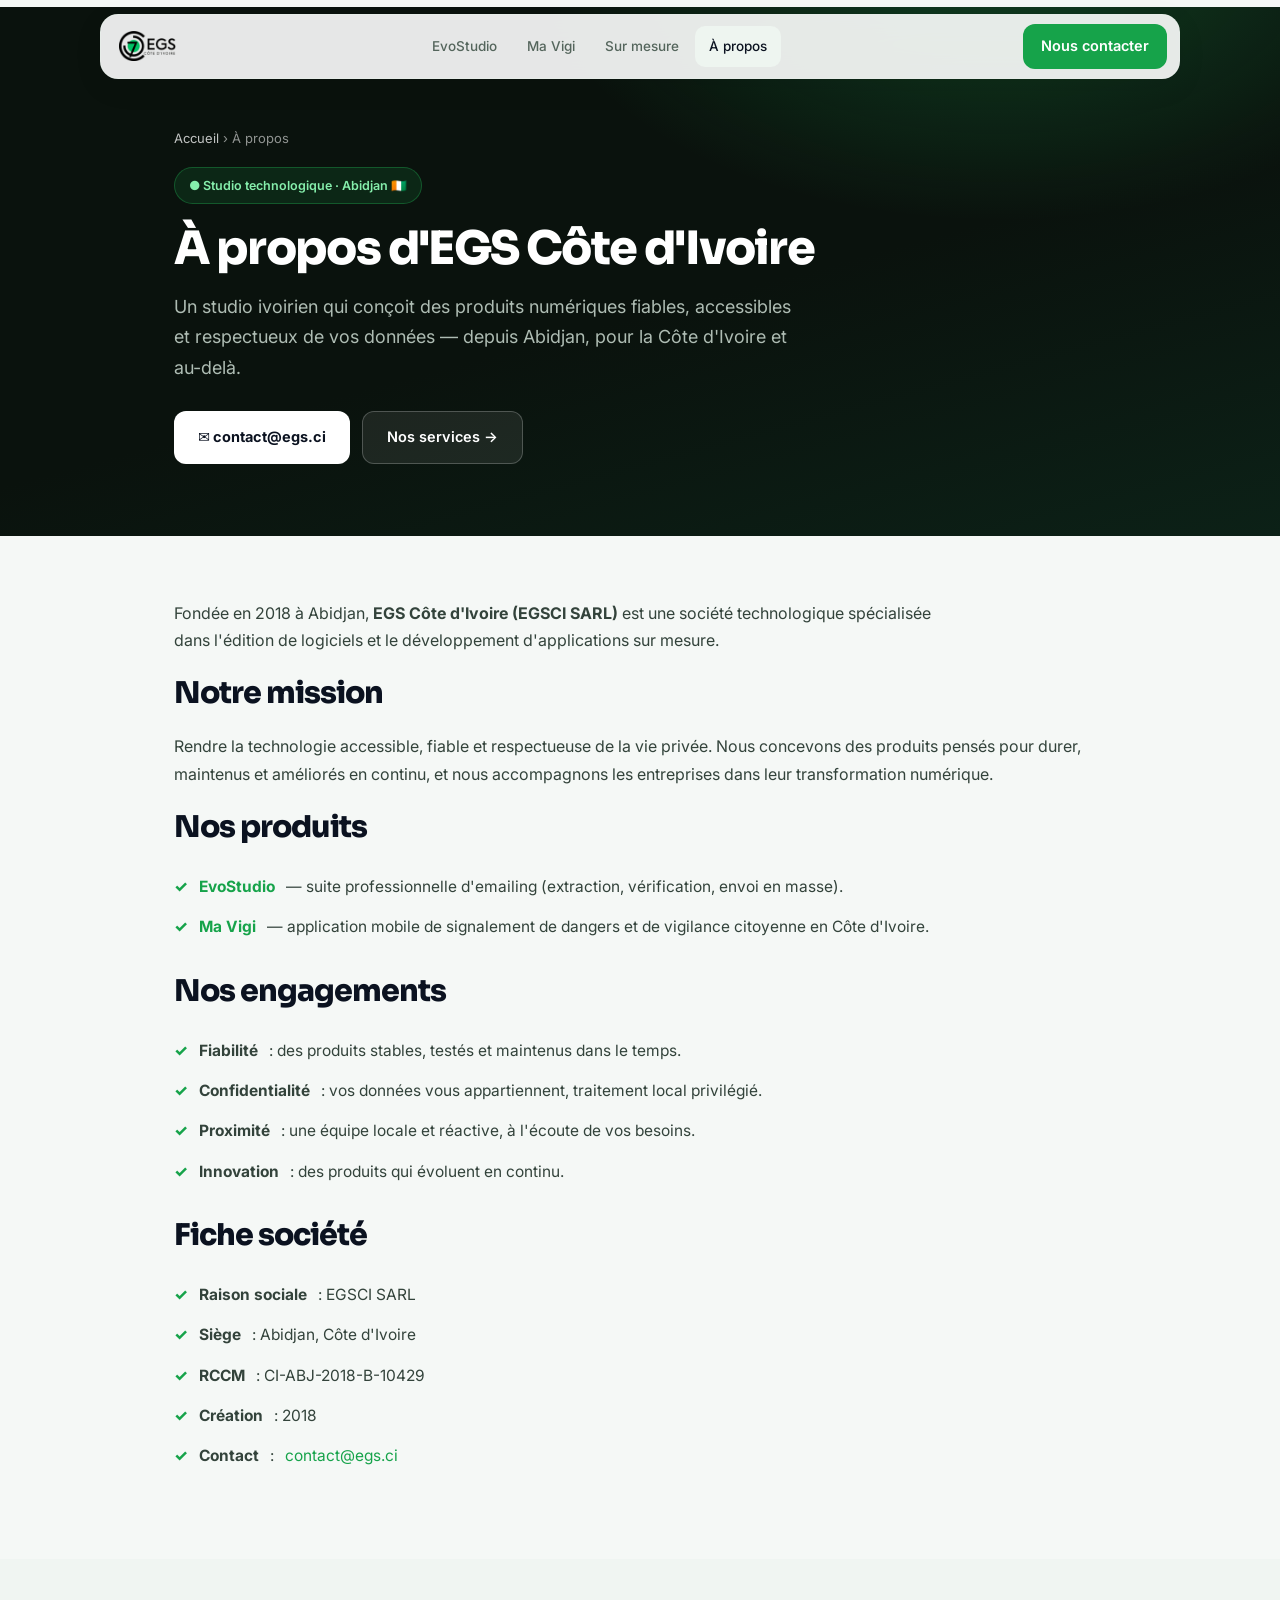
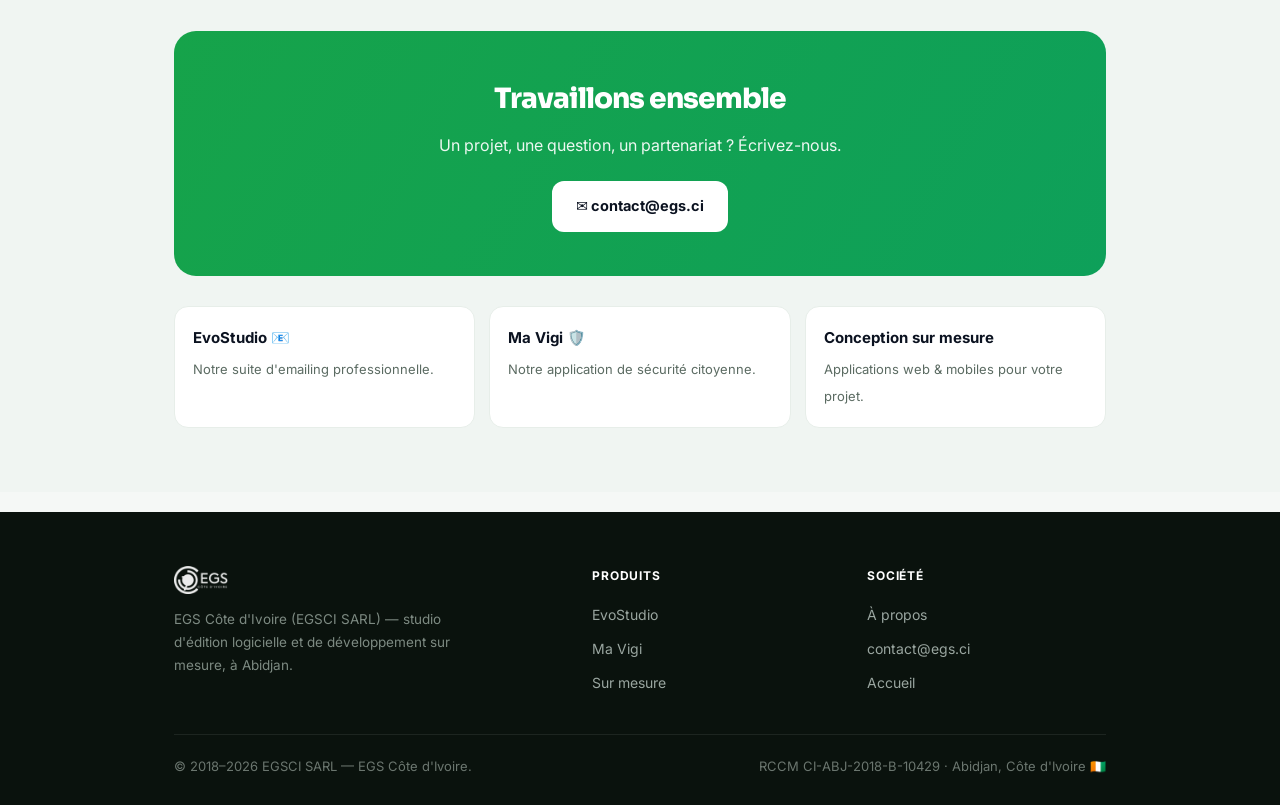
<file: a-propos.html>
<!DOCTYPE html>
<html lang="fr">
<head>
<meta charset="UTF-8" />
<meta name="viewport" content="width=device-width, initial-scale=1.0" />
<title>À propos d'EGSCI — Studio technologique à Abidjan, Côte d'Ivoire</title>
<meta name="description" content="EGS Côte d'Ivoire (EGSCI SARL), studio technologique fondé en 2018 à Abidjan : édition de logiciels (EvoStudio, Ma Vigi) et développement d'applications sur mesure." />
<meta name="keywords" content="EGSCI, EGS Côte d'Ivoire, entreprise technologique Abidjan, studio logiciel Côte d'Ivoire, éditeur EvoStudio Ma Vigi" />
<meta name="robots" content="index, follow, max-image-preview:large" />
<meta name="theme-color" content="#0c1410" />
<link rel="canonical" href="https://egs.ci/a-propos.html" />
<link rel="icon" href="/favicon.png" type="image/png" />
<meta property="og:type" content="article" />
<meta property="og:title" content="À propos d'EGS Côte d'Ivoire (EGSCI)" />
<meta property="og:description" content="Studio technologique ivoirien, éditeur d'EvoStudio et de Ma Vigi." />
<meta property="og:url" content="https://egs.ci/a-propos.html" />
<script type="application/ld+json">
{"@context":"https://schema.org","@graph":[
 {"@type":"BreadcrumbList","itemListElement":[
   {"@type":"ListItem","position":1,"name":"Accueil","item":"https://egs.ci/"},
   {"@type":"ListItem","position":2,"name":"À propos","item":"https://egs.ci/a-propos.html"}]},
 {"@type":"AboutPage","name":"À propos d'EGSCI","url":"https://egs.ci/a-propos.html","mainEntity":{"@type":"Organization","name":"EGS Côte d'Ivoire","legalName":"EGSCI SARL","url":"https://egs.ci/","logo":"https://egs.ci/logo-egsci.png","email":"contact@egs.ci","foundingDate":"2018","identifier":"RCCM CI-ABJ-2018-B-10429","address":{"@type":"PostalAddress","addressLocality":"Abidjan","addressCountry":"CI"},"areaServed":["CI","FR"]}}
]}
</script>
<link rel="preconnect" href="https://fonts.googleapis.com" crossorigin />
<link rel="preconnect" href="https://fonts.gstatic.com" crossorigin />
<link href="https://fonts.googleapis.com/css2?family=Inter:wght@400;500;600;700;800;900&family=Sora:wght@600;700;800&display=swap" rel="stylesheet" />
<link rel="stylesheet" href="/page.css" />
</head>
<body>

<div class="nav-wrap">
  <nav class="nav">
    <a href="/" class="brand"><img src="/logo-egsci.png" alt="EGS Côte d'Ivoire" /></a>
    <div class="nav-links">
      <a href="/evostudio.html">EvoStudio</a>
      <a href="/ma-vigi.html">Ma Vigi</a>
      <a href="/sur-mesure.html">Sur mesure</a>
      <a href="/a-propos.html" class="active">À propos</a>
    </div>
    <div class="nav-cta"><a href="mailto:contact@egs.ci" class="btn btn-primary">Nous contacter</a></div>
  </nav>
</div>

<header class="phero">
  <div class="wrap">
    <div class="crumb"><a href="/">Accueil</a> › À propos</div>
    <span class="tag">● Studio technologique · Abidjan 🇨🇮</span>
    <h1>À propos d'EGS Côte d'Ivoire</h1>
    <p class="lead">Un studio ivoirien qui conçoit des produits numériques fiables, accessibles et respectueux de vos données — depuis Abidjan, pour la Côte d'Ivoire et au-delà.</p>
    <div class="cta">
      <a href="mailto:contact@egs.ci" class="btn btn-light">✉️ contact@egs.ci</a>
      <a href="/sur-mesure.html" class="btn btn-ghost">Nos services →</a>
    </div>
  </div>
</header>

<section class="section">
  <div class="wrap">
    <p class="lead-intro">Fondée en 2018 à Abidjan, <strong>EGS Côte d'Ivoire (EGSCI SARL)</strong> est une société technologique spécialisée dans l'édition de logiciels et le développement d'applications sur mesure.</p>

    <h2>Notre mission</h2>
    <p>Rendre la technologie accessible, fiable et respectueuse de la vie privée. Nous concevons des produits pensés pour durer, maintenus et améliorés en continu, et nous accompagnons les entreprises dans leur transformation numérique.</p>

    <h2>Nos produits</h2>
    <ul>
      <li><strong><a href="/evostudio.html" style="color:var(--green)">EvoStudio</a></strong> — suite professionnelle d'emailing (extraction, vérification, envoi en masse).</li>
      <li><strong><a href="/ma-vigi.html" style="color:var(--green)">Ma Vigi</a></strong> — application mobile de signalement de dangers et de vigilance citoyenne en Côte d'Ivoire.</li>
    </ul>

    <h2>Nos engagements</h2>
    <ul>
      <li><strong>Fiabilité</strong> : des produits stables, testés et maintenus dans le temps.</li>
      <li><strong>Confidentialité</strong> : vos données vous appartiennent, traitement local privilégié.</li>
      <li><strong>Proximité</strong> : une équipe locale et réactive, à l'écoute de vos besoins.</li>
      <li><strong>Innovation</strong> : des produits qui évoluent en continu.</li>
    </ul>

    <h2>Fiche société</h2>
    <ul>
      <li><strong>Raison sociale</strong> : EGSCI SARL</li>
      <li><strong>Siège</strong> : Abidjan, Côte d'Ivoire</li>
      <li><strong>RCCM</strong> : CI-ABJ-2018-B-10429</li>
      <li><strong>Création</strong> : 2018</li>
      <li><strong>Contact</strong> : <a href="mailto:contact@egs.ci" style="color:var(--green)">contact@egs.ci</a></li>
    </ul>
  </div>
</section>

<section class="section alt">
  <div class="wrap">
    <div class="cta-box">
      <h2>Travaillons ensemble</h2>
      <p>Un projet, une question, un partenariat ? Écrivez-nous.</p>
      <a href="mailto:contact@egs.ci" class="btn btn-light">✉️ contact@egs.ci</a>
    </div>
    <div class="related">
      <a href="/evostudio.html"><b>EvoStudio 📧</b><span>Notre suite d'emailing professionnelle.</span></a>
      <a href="/ma-vigi.html"><b>Ma Vigi 🛡️</b><span>Notre application de sécurité citoyenne.</span></a>
      <a href="/sur-mesure.html"><b>Conception sur mesure</b><span>Applications web & mobiles pour votre projet.</span></a>
    </div>
  </div>
</section>

<footer>
  <div class="wrap">
    <div class="foot-grid">
      <div>
        <img src="/logo-egsci.png" alt="EGS Côte d'Ivoire" class="lg" />
        <p>EGS Côte d'Ivoire (EGSCI SARL) — studio d'édition logicielle et de développement sur mesure, à Abidjan.</p>
      </div>
      <div class="foot-col"><h5>Produits</h5><a href="/evostudio.html">EvoStudio</a><a href="/ma-vigi.html">Ma Vigi</a><a href="/sur-mesure.html">Sur mesure</a></div>
      <div class="foot-col"><h5>Société</h5><a href="/a-propos.html">À propos</a><a href="mailto:contact@egs.ci">contact@egs.ci</a><a href="/">Accueil</a></div>
    </div>
    <div class="foot-bottom">
      <span>© 2018–2026 EGSCI SARL — EGS Côte d'Ivoire.</span>
      <span>RCCM CI-ABJ-2018-B-10429 · Abidjan, Côte d'Ivoire 🇨🇮</span>
    </div>
  </div>
</footer>
</body>
</html>
</file>
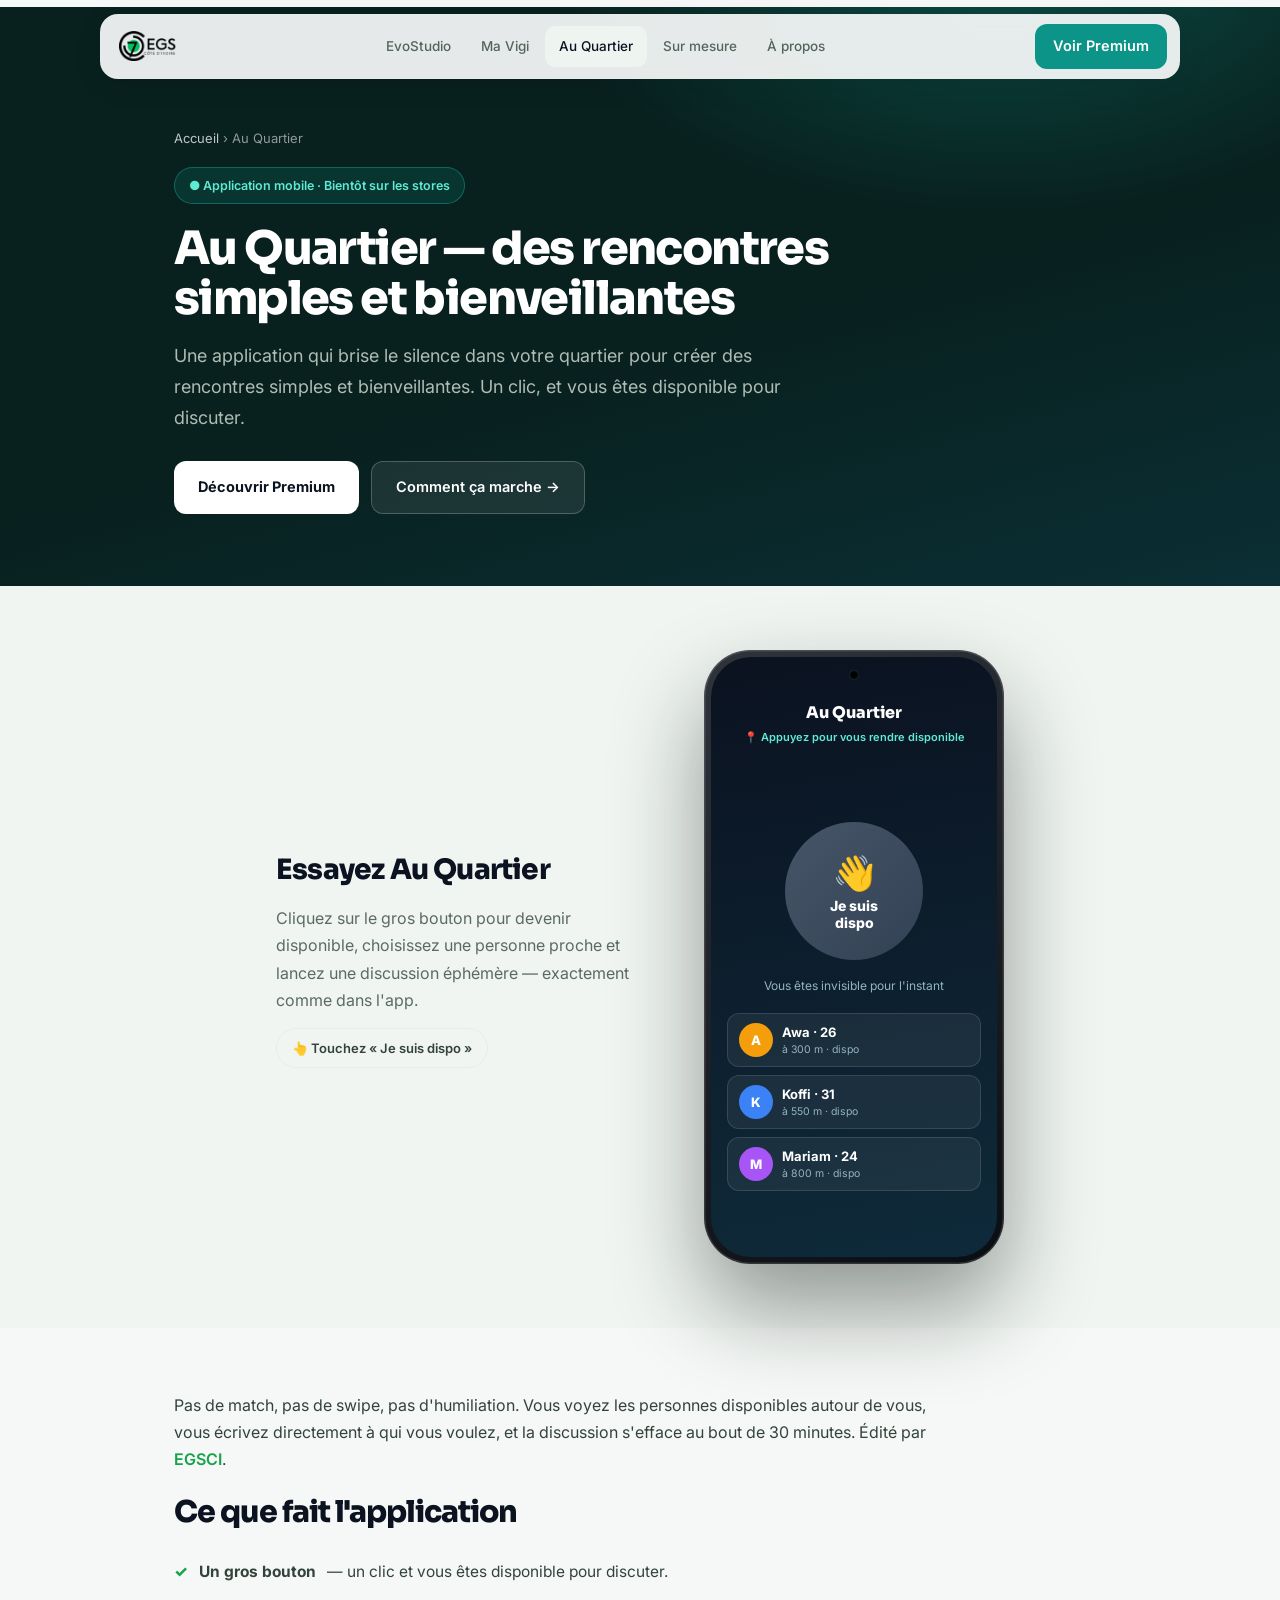
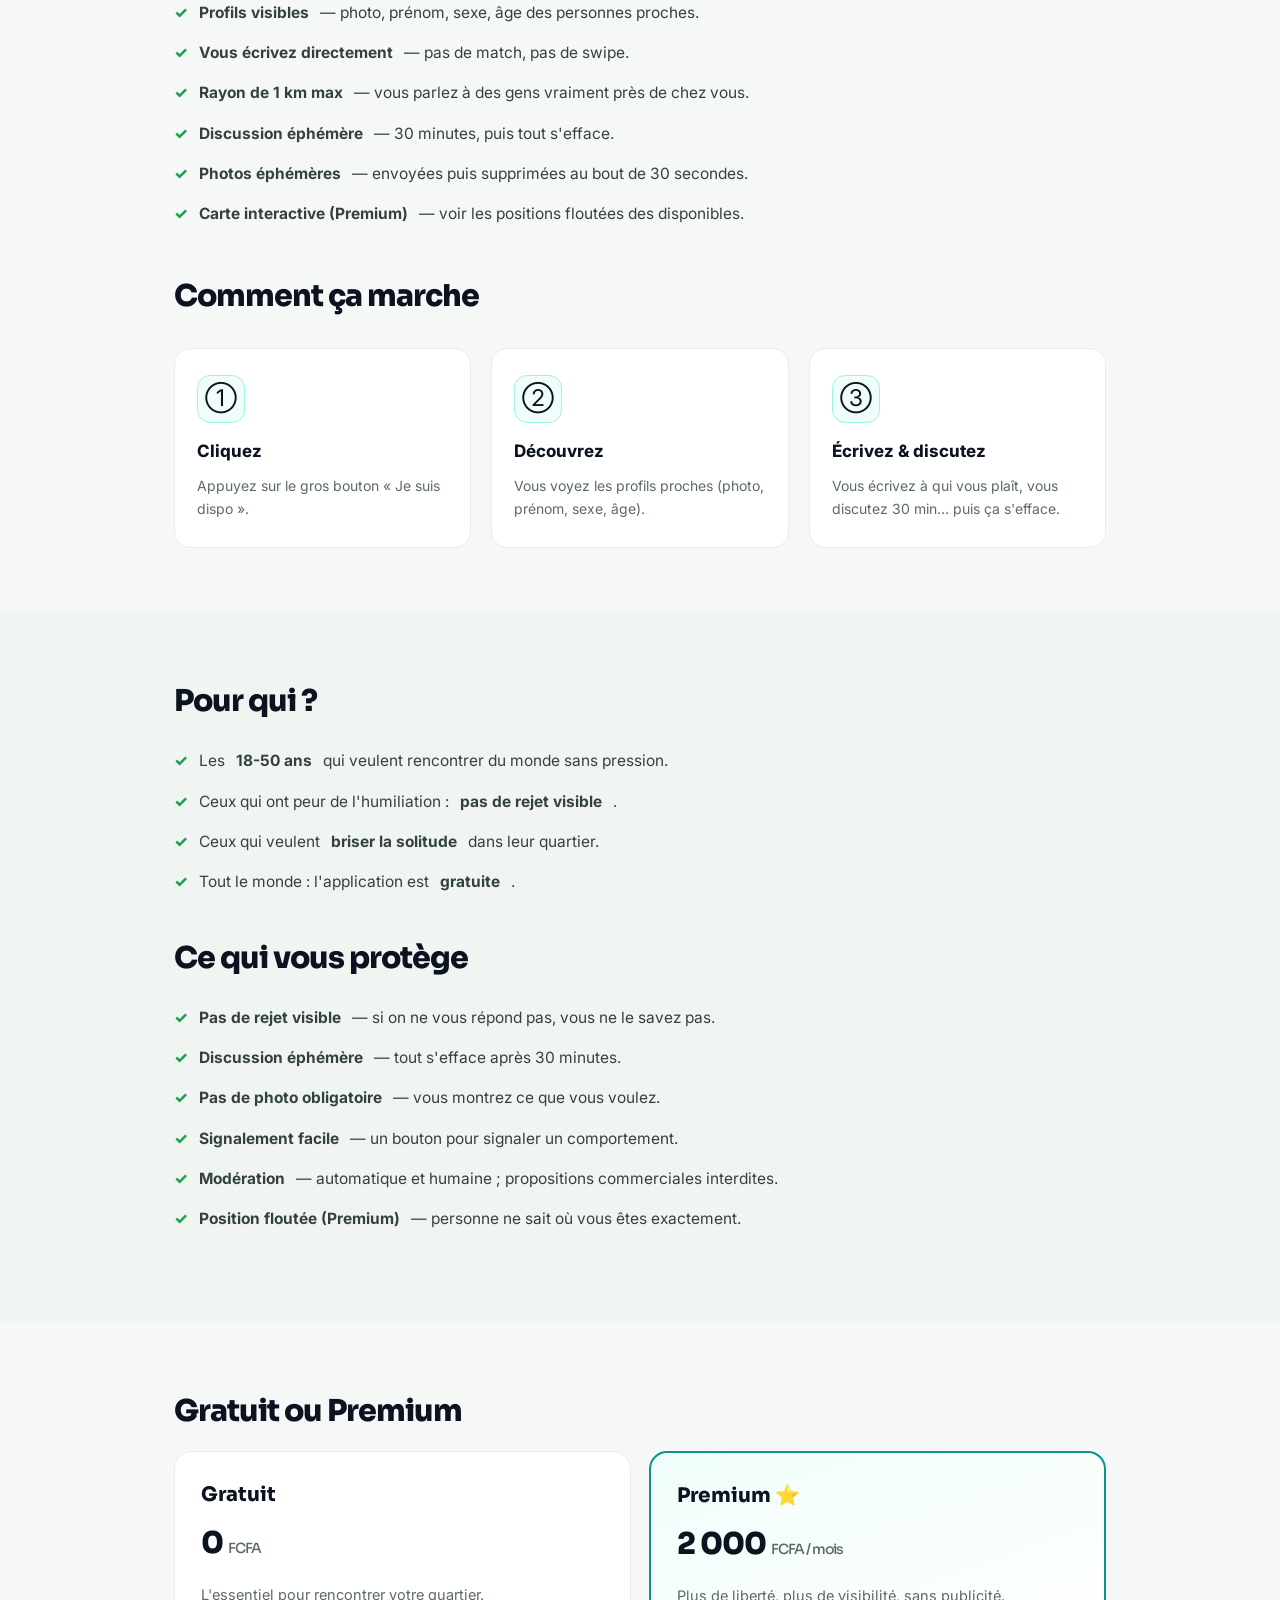
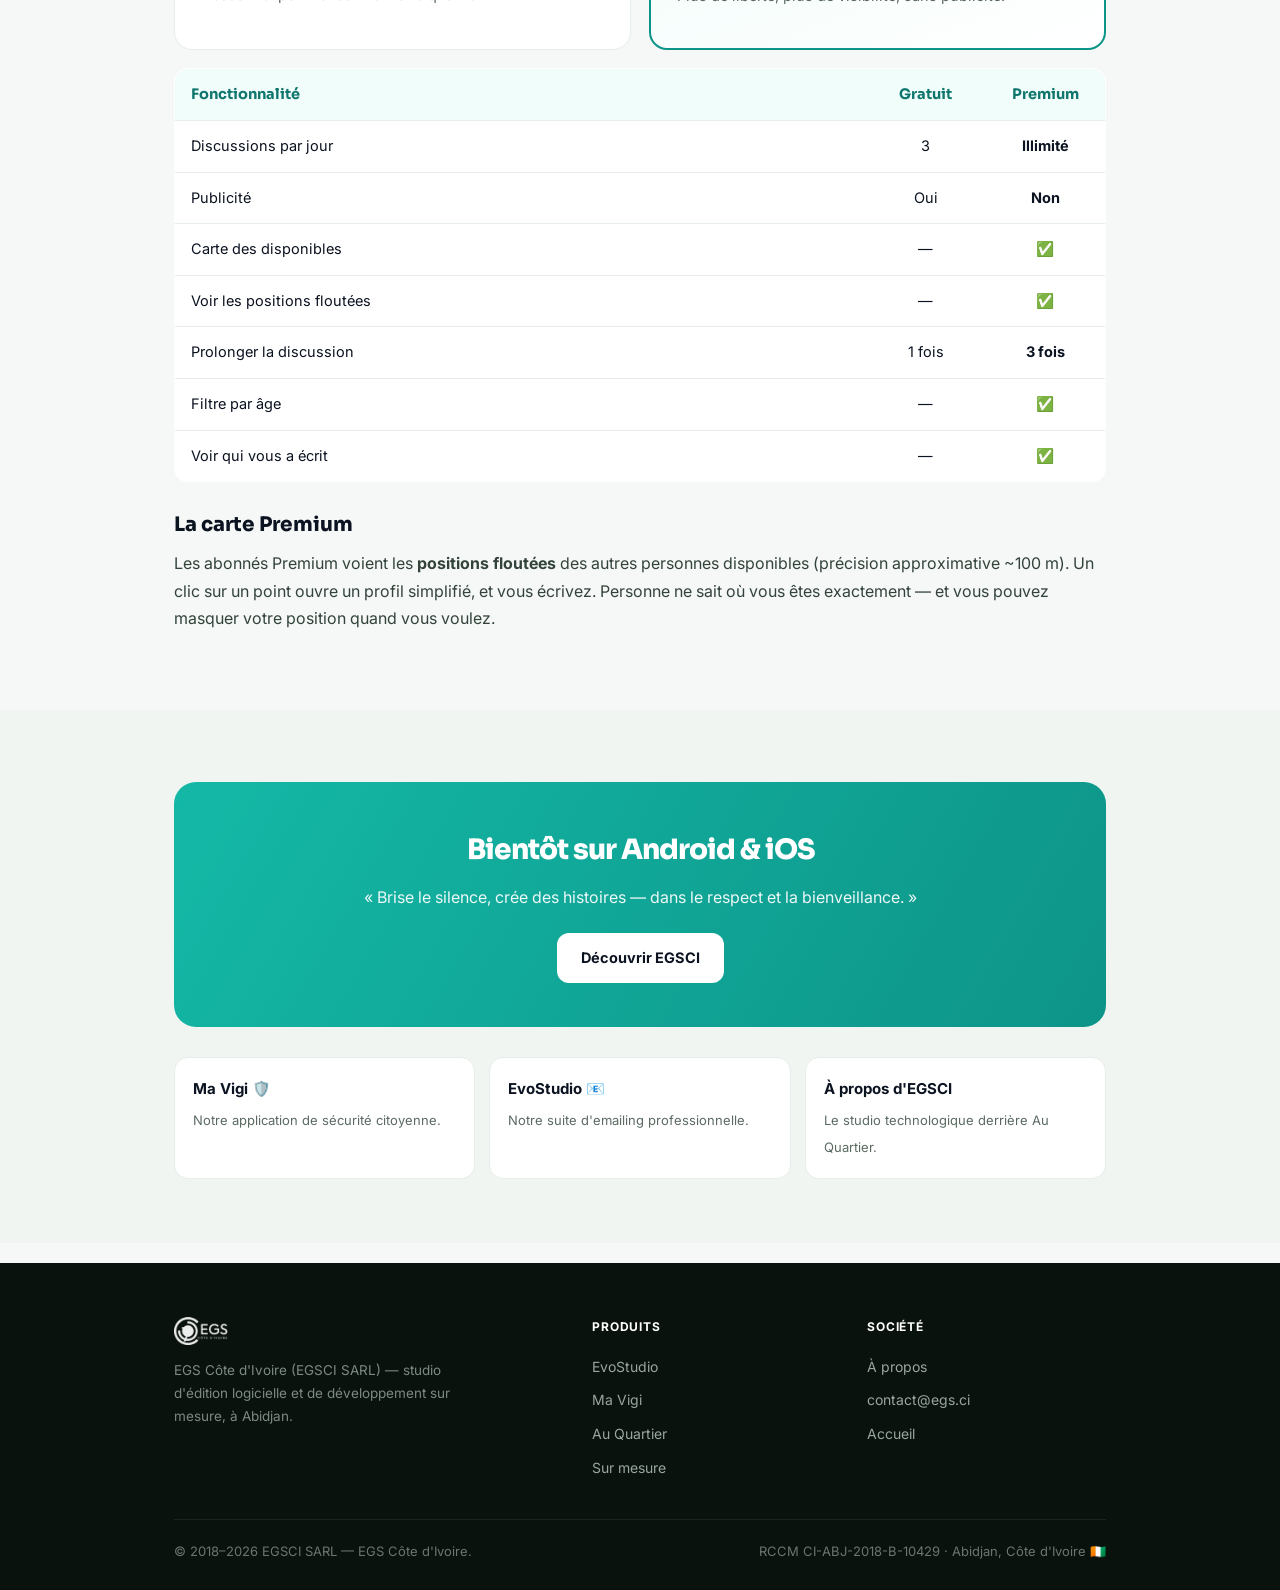
<file: au-quartier.html>
<!DOCTYPE html>
<html lang="fr">
<head>
<meta charset="UTF-8" />
<meta name="viewport" content="width=device-width, initial-scale=1.0" />
<title>Au Quartier — l'app de rencontres de quartier bienveillantes | EGSCI</title>
<meta name="description" content="Au Quartier, l'application mobile d'EGSCI : un clic pour être disponible, discutez avec des personnes à 1 km autour de vous, sans swipe ni match. Discussions éphémères et bienveillantes." />
<meta name="keywords" content="Au Quartier, rencontre quartier, application rencontre Côte d'Ivoire, discussion proximité, app sociale Abidjan, rencontre bienveillante, EGSCI" />
<meta name="robots" content="index, follow, max-image-preview:large" />
<meta name="theme-color" content="#0d9488" />
<link rel="canonical" href="https://egs.ci/au-quartier.html" />
<link rel="icon" href="/favicon.png" type="image/png" />
<meta property="og:type" content="article" />
<meta property="og:title" content="Au Quartier — rencontres de quartier bienveillantes" />
<meta property="og:description" content="Un clic pour discuter avec des gens à 1 km autour de vous. Sans swipe, éphémère et bienveillant." />
<meta property="og:url" content="https://egs.ci/au-quartier.html" />
<script type="application/ld+json">
{"@context":"https://schema.org","@graph":[
 {"@type":"BreadcrumbList","itemListElement":[
   {"@type":"ListItem","position":1,"name":"Accueil","item":"https://egs.ci/"},
   {"@type":"ListItem","position":2,"name":"Au Quartier","item":"https://egs.ci/au-quartier.html"}]},
 {"@type":"MobileApplication","name":"Au Quartier","operatingSystem":"Android, iOS","applicationCategory":"SocialNetworkingApplication","url":"https://egs.ci/au-quartier.html","inLanguage":"fr-FR","description":"Application de rencontres de quartier : discutez avec des personnes proches, sans swipe, avec des discussions éphémères et bienveillantes.","offers":[{"@type":"Offer","name":"Gratuit","price":"0","priceCurrency":"XOF"},{"@type":"Offer","name":"Premium","price":"2000","priceCurrency":"XOF","description":"Abonnement mensuel : discussions illimitées, sans publicité, carte des disponibles."}],"publisher":{"@type":"Organization","name":"EGSCI SARL","url":"https://egs.ci/"}}
]}
</script>
<link rel="preconnect" href="https://fonts.googleapis.com" crossorigin />
<link rel="preconnect" href="https://fonts.gstatic.com" crossorigin />
<link href="https://fonts.googleapis.com/css2?family=Inter:wght@400;500;600;700;800;900&family=Sora:wght@600;700;800&display=swap" rel="stylesheet" />
<link rel="stylesheet" href="/page.css" />
<style>
.phero.teal{background:radial-gradient(800px 460px at 78% -10%,rgba(20,184,166,.3),transparent 58%),linear-gradient(165deg,#08201e 55%,#0b2f35 100%)}
.phero.teal .tag{background:rgba(20,184,166,.14);border-color:rgba(20,184,166,.4);color:#5eead4}
.ptable{width:100%;border-collapse:collapse;margin:18px 0;background:var(--bg2);border:1px solid var(--line);border-radius:14px;overflow:hidden}
.ptable th,.ptable td{padding:13px 16px;text-align:left;font-size:14.5px;border-bottom:1px solid var(--line)}
.ptable th{background:#f0fdfa;color:#0f766e;font-weight:700;font-family:'Sora'}
.ptable td:nth-child(2),.ptable td:nth-child(3),.ptable th:nth-child(2),.ptable th:nth-child(3){text-align:center;width:120px}
.ptable tr:last-child td{border-bottom:none}
.pcards{display:grid;grid-template-columns:1fr 1fr;gap:18px;margin-top:8px}
.pcard{border:1px solid var(--line);border-radius:18px;padding:26px;background:var(--bg2)}
.pcard.pro{border:2px solid #0d9488;background:linear-gradient(160deg,#f0fdfa,#fff)}
.pcard h3{margin:0 0 4px;font-size:20px}
.pcard .price{font-size:30px;font-weight:900;font-family:'Sora';letter-spacing:-1px;margin:6px 0 14px}
.pcard .price small{font-size:14px;color:var(--slate);font-weight:500}
@media(max-width:820px){.pcards{grid-template-columns:1fr}}
</style>
</head>
<body>

<div class="nav-wrap">
  <nav class="nav">
    <a href="/" class="brand"><img src="/logo-egsci.png" alt="EGS Côte d'Ivoire" /></a>
    <div class="nav-links">
      <a href="/evostudio.html">EvoStudio</a>
      <a href="/ma-vigi.html">Ma Vigi</a>
      <a href="/au-quartier.html" class="active">Au Quartier</a>
      <a href="/sur-mesure.html">Sur mesure</a>
      <a href="/a-propos.html">À propos</a>
    </div>
    <div class="nav-cta"><a href="#premium" class="btn btn-primary" style="background:#0d9488">Voir Premium</a></div>
  </nav>
</div>

<header class="phero teal">
  <div class="wrap">
    <div class="crumb"><a href="/">Accueil</a> › Au Quartier</div>
    <span class="tag">● Application mobile · Bientôt sur les stores</span>
    <h1>Au Quartier — des rencontres simples et bienveillantes</h1>
    <p class="lead">Une application qui brise le silence dans votre quartier pour créer des rencontres simples et bienveillantes. Un clic, et vous êtes disponible pour discuter.</p>
    <div class="cta">
      <a href="#premium" class="btn btn-light">Découvrir Premium</a>
      <a href="#concept" class="btn btn-ghost">Comment ça marche →</a>
    </div>
  </div>
</header>

<style>
  #aqDemo .iscreen{background:linear-gradient(170deg,#0b1220,#0e2a3a);color:#fff}
  #aqDemo .iview{bottom:0}
  #aqDemo .aqhead{padding:42px 16px 10px;text-align:center;flex-shrink:0}
  #aqDemo .aqhead b{font-family:'Sora';font-weight:800;font-size:16px}
  #aqDemo .aqhead span{display:block;font-size:11px;color:#5eead4;font-weight:600;margin-top:2px}
  #aqDemo .aqhome{flex:1;display:flex;flex-direction:column;align-items:center;justify-content:center;gap:16px;padding:16px}
  #aqDemo .bigbtn{width:138px;height:138px;border-radius:50%;border:none;cursor:pointer;color:#fff;font-family:inherit;font-weight:800;font-size:14px;display:flex;flex-direction:column;align-items:center;justify-content:center;gap:4px;background:linear-gradient(135deg,#475569,#334155);transition:.25s}
  #aqDemo .bigbtn .em{font-size:34px}
  #aqDemo .bigbtn.on{background:linear-gradient(135deg,#14b8a6,#0d9488);box-shadow:0 0 0 8px rgba(20,184,166,.18),0 0 0 18px rgba(20,184,166,.08)}
  #aqDemo .aqstatus{font-size:12px;color:#93b3c4;text-align:center;min-height:16px}
  #aqDemo .plist{width:100%;display:flex;flex-direction:column;gap:8px}
  #aqDemo .prow{display:flex;align-items:center;gap:9px;background:rgba(255,255,255,.06);border:1px solid rgba(255,255,255,.12);border-radius:12px;padding:9px 11px;cursor:pointer;font-family:inherit;color:#fff;text-align:left;transition:.15s}
  #aqDemo .prow:hover{background:rgba(20,184,166,.15);border-color:rgba(20,184,166,.4)}
  #aqDemo .prow .av{width:34px;height:34px;border-radius:50%;display:flex;align-items:center;justify-content:center;font-weight:800;font-size:13px;flex-shrink:0}
  #aqDemo .prow b{font-size:13px;display:block}
  #aqDemo .prow small{font-size:10.5px;color:#93b3c4}
  #aqDemo .chat{flex:1;display:flex;flex-direction:column}
  #aqDemo .chathead{display:flex;align-items:center;gap:9px;padding:40px 12px 10px;border-bottom:1px solid rgba(255,255,255,.1);flex-shrink:0}
  #aqDemo .chathead .back{background:none;border:none;color:#5eead4;font-size:20px;cursor:pointer;padding:0 4px}
  #aqDemo .timer{margin-left:auto;font-size:11px;background:rgba(20,184,166,.18);color:#5eead4;border-radius:99px;padding:3px 9px;font-weight:700}
  #aqDemo .msgs{flex:1;overflow:auto;padding:12px;display:flex;flex-direction:column;gap:8px}
  #aqDemo .msg{max-width:78%;padding:8px 11px;border-radius:13px;font-size:12.5px;line-height:1.4}
  #aqDemo .msg.them{background:rgba(255,255,255,.1);align-self:flex-start;border-bottom-left-radius:4px}
  #aqDemo .msg.me{background:#0d9488;align-self:flex-end;border-bottom-right-radius:4px}
  #aqDemo .composer{display:flex;gap:7px;padding:10px;border-top:1px solid rgba(255,255,255,.1);flex-shrink:0}
  #aqDemo .composer input{flex:1;border:1px solid rgba(255,255,255,.16);background:rgba(255,255,255,.06);color:#fff;border-radius:99px;padding:9px 13px;font-size:12.5px;outline:none;font-family:inherit}
  #aqDemo .composer button{background:#14b8a6;border:none;color:#fff;border-radius:50%;width:38px;height:38px;cursor:pointer;font-size:15px;flex-shrink:0}
</style>
<section class="section" style="background:var(--bg3)">
  <div class="wrap">
    <div class="demo">
      <div class="demo-txt">
        <h2>Essayez Au Quartier</h2>
        <p>Cliquez sur le gros bouton pour devenir disponible, choisissez une personne proche et lancez une discussion éphémère — exactement comme dans l'app.</p>
        <span class="demo-hint">👆 Touchez « Je suis dispo »</span>
      </div>
      <div class="iphone" style="--accent:#0d9488" id="aqDemo">
        <div class="iscreen">
          <div class="ihole"></div>

          <div class="iview" data-view="home">
            <div class="aqhead"><b>Au Quartier</b><span id="aqLoc">📍 Appuyez pour vous rendre disponible</span></div>
            <div class="aqhome">
              <button class="bigbtn" id="aqBtn"><span class="em">👋</span><span id="aqBtnTxt">Je suis<br>dispo</span></button>
              <div class="aqstatus" id="aqStatus">Vous êtes invisible pour l'instant</div>
              <div class="plist" id="aqList" hidden>
                <button class="prow" onclick="aqChat('Awa','#f59e0b','Awa','Salut 👋 toi aussi dans le coin ?')"><span class="av" style="background:#f59e0b">A</span><span><b>Awa · 26</b><small>à 300 m · dispo</small></span></button>
                <button class="prow" onclick="aqChat('Koffi','#3b82f6','Koffi','Yo ! Tu connais un bon maquis par ici ?')"><span class="av" style="background:#3b82f6">K</span><span><b>Koffi · 31</b><small>à 550 m · dispo</small></span></button>
                <button class="prow" onclick="aqChat('Mariam','#a855f7','Mariam','Coucou 🙂')"><span class="av" style="background:#a855f7">M</span><span><b>Mariam · 24</b><small>à 800 m · dispo</small></span></button>
              </div>
            </div>
          </div>

          <div class="iview" data-view="chat" hidden>
            <div class="chat">
              <div class="chathead">
                <button class="back" onclick="aqBack()">‹</button>
                <span class="av" id="aqcAv" style="width:30px;height:30px;border-radius:50%;display:flex;align-items:center;justify-content:center;font-weight:800;font-size:12px"></span>
                <b id="aqcName" style="font-size:13px"></b>
                <span class="timer" id="aqTimer">⏳ 30:00</span>
              </div>
              <div class="msgs" id="aqMsgs"></div>
              <div class="composer">
                <input id="aqInput" placeholder="Écrire un message…" onkeydown="if(event.key==='Enter')aqSend()" />
                <button onclick="aqSend()">➤</button>
              </div>
            </div>
          </div>

          <!-- pas de tabs : navigation par les boutons -->
        </div>
      </div>
    </div>
  </div>
</section>
<script>
(function(){
  var phone=document.getElementById('aqDemo');
  var views=phone.querySelectorAll('.iview');
  function show(v){views.forEach(function(x){x.hidden=x.getAttribute('data-view')!==v;});}
  var btn=document.getElementById('aqBtn'),list=document.getElementById('aqList');
  var available=false;
  btn.addEventListener('click',function(){
    available=!available;
    btn.classList.toggle('on',available);
    document.getElementById('aqBtnTxt').innerHTML=available?'Je suis<br>dispo ✓':'Je suis<br>dispo';
    document.getElementById('aqStatus').textContent=available?'✅ Vous êtes visible — 3 personnes proches':'Vous êtes invisible pour l\'instant';
    document.getElementById('aqLoc').textContent=available?'📍 Cocody · visible à 1 km':'📍 Appuyez pour vous rendre disponible';
    list.hidden=!available;
  });
  var timerInt;
  window.aqChat=function(name,color,who,first){
    document.getElementById('aqcName').textContent=name;
    var av=document.getElementById('aqcAv');av.textContent=name.charAt(0);av.style.background=color;
    var box=document.getElementById('aqMsgs');box.innerHTML='<div class="msg them">'+first+'</div>';
    show('chat');
    // minuteur 30 min décroissant (accéléré pour la démo : 1s = 1 min visuelle? on garde réaliste mn:ss)
    var total=30*60;clearInterval(timerInt);
    var el=document.getElementById('aqTimer');
    timerInt=setInterval(function(){
      total--;if(total<0){clearInterval(timerInt);box.innerHTML+='<div class="msg them" style="opacity:.7">⏳ La discussion s\'est effacée.</div>';return;}
      var m=Math.floor(total/60),s=total%60;el.textContent='⏳ '+m+':'+(s<10?'0':'')+s;
    },1000);
    document.getElementById('aqInput').focus();
  };
  window.aqBack=function(){clearInterval(timerInt);show('home');};
  window.aqSend=function(){
    var inp=document.getElementById('aqInput'),v=inp.value.trim();if(!v)return;
    var box=document.getElementById('aqMsgs');
    box.innerHTML+='<div class="msg me">'+v.replace(/</g,'&lt;')+'</div>';inp.value='';box.scrollTop=box.scrollHeight;
    setTimeout(function(){
      var rep=['Haha j\'adore 😄','Carrément !','Tu fais quoi ce soir ?','Trop bien 🙌','On se capte alors ?'];
      box.innerHTML+='<div class="msg them">'+rep[Math.floor(Math.random()*rep.length)]+'</div>';box.scrollTop=box.scrollHeight;
    },900);
  };
})();
</script>

<section class="section" id="concept">
  <div class="wrap">
    <p class="lead-intro">Pas de match, pas de swipe, pas d'humiliation. Vous voyez les personnes disponibles autour de vous, vous écrivez directement à qui vous voulez, et la discussion s'efface au bout de 30 minutes. Édité par <a href="/a-propos.html" style="color:var(--green);font-weight:600">EGSCI</a>.</p>

    <h2>Ce que fait l'application</h2>
    <ul>
      <li><strong>Un gros bouton</strong> — un clic et vous êtes disponible pour discuter.</li>
      <li><strong>Profils visibles</strong> — photo, prénom, sexe, âge des personnes proches.</li>
      <li><strong>Vous écrivez directement</strong> — pas de match, pas de swipe.</li>
      <li><strong>Rayon de 1 km max</strong> — vous parlez à des gens vraiment près de chez vous.</li>
      <li><strong>Discussion éphémère</strong> — 30 minutes, puis tout s'efface.</li>
      <li><strong>Photos éphémères</strong> — envoyées puis supprimées au bout de 30 secondes.</li>
      <li><strong>Carte interactive (Premium)</strong> — voir les positions floutées des disponibles.</li>
    </ul>

    <h2 style="margin-top:36px">Comment ça marche</h2>
    <div class="cards">
      <div class="card"><div class="ic" style="background:#f0fdfa;border-color:#99f6e4">①</div><h4>Cliquez</h4><p>Appuyez sur le gros bouton « Je suis dispo ».</p></div>
      <div class="card"><div class="ic" style="background:#f0fdfa;border-color:#99f6e4">②</div><h4>Découvrez</h4><p>Vous voyez les profils proches (photo, prénom, sexe, âge).</p></div>
      <div class="card"><div class="ic" style="background:#f0fdfa;border-color:#99f6e4">③</div><h4>Écrivez & discutez</h4><p>Vous écrivez à qui vous plaît, vous discutez 30 min… puis ça s'efface.</p></div>
    </div>
  </div>
</section>

<section class="section alt">
  <div class="wrap">
    <h2>Pour qui ?</h2>
    <ul>
      <li>Les <strong>18-50 ans</strong> qui veulent rencontrer du monde sans pression.</li>
      <li>Ceux qui ont peur de l'humiliation : <strong>pas de rejet visible</strong>.</li>
      <li>Ceux qui veulent <strong>briser la solitude</strong> dans leur quartier.</li>
      <li>Tout le monde : l'application est <strong>gratuite</strong>.</li>
    </ul>

    <h2 style="margin-top:30px">Ce qui vous protège</h2>
    <ul>
      <li><strong>Pas de rejet visible</strong> — si on ne vous répond pas, vous ne le savez pas.</li>
      <li><strong>Discussion éphémère</strong> — tout s'efface après 30 minutes.</li>
      <li><strong>Pas de photo obligatoire</strong> — vous montrez ce que vous voulez.</li>
      <li><strong>Signalement facile</strong> — un bouton pour signaler un comportement.</li>
      <li><strong>Modération</strong> — automatique et humaine ; propositions commerciales interdites.</li>
      <li><strong>Position floutée (Premium)</strong> — personne ne sait où vous êtes exactement.</li>
    </ul>
  </div>
</section>

<section class="section" id="premium">
  <div class="wrap">
    <h2>Gratuit ou Premium</h2>
    <div class="pcards">
      <div class="pcard">
        <h3>Gratuit</h3>
        <div class="price">0 <small>FCFA</small></div>
        <p style="color:var(--slate);font-size:14.5px">L'essentiel pour rencontrer votre quartier.</p>
      </div>
      <div class="pcard pro">
        <h3>Premium ⭐</h3>
        <div class="price">2 000 <small>FCFA / mois</small></div>
        <p style="color:var(--slate);font-size:14.5px">Plus de liberté, plus de visibilité, sans publicité.</p>
      </div>
    </div>

    <table class="ptable">
      <thead><tr><th>Fonctionnalité</th><th>Gratuit</th><th>Premium</th></tr></thead>
      <tbody>
        <tr><td>Discussions par jour</td><td>3</td><td><strong>Illimité</strong></td></tr>
        <tr><td>Publicité</td><td>Oui</td><td><strong>Non</strong></td></tr>
        <tr><td>Carte des disponibles</td><td>—</td><td><strong>✅</strong></td></tr>
        <tr><td>Voir les positions floutées</td><td>—</td><td><strong>✅</strong></td></tr>
        <tr><td>Prolonger la discussion</td><td>1 fois</td><td><strong>3 fois</strong></td></tr>
        <tr><td>Filtre par âge</td><td>—</td><td><strong>✅</strong></td></tr>
        <tr><td>Voir qui vous a écrit</td><td>—</td><td><strong>✅</strong></td></tr>
      </tbody>
    </table>

    <h3>La carte Premium</h3>
    <p>Les abonnés Premium voient les <strong>positions floutées</strong> des autres personnes disponibles (précision approximative ~100 m). Un clic sur un point ouvre un profil simplifié, et vous écrivez. Personne ne sait où vous êtes exactement — et vous pouvez masquer votre position quand vous voulez.</p>
  </div>
</section>

<section class="section alt">
  <div class="wrap">
    <div class="cta-box" style="background:linear-gradient(120deg,#14b8a6,#0d9488)">
      <h2>Bientôt sur Android & iOS</h2>
      <p>« Brise le silence, crée des histoires — dans le respect et la bienveillance. »</p>
      <a href="/" class="btn btn-light">Découvrir EGSCI</a>
    </div>
    <div class="related">
      <a href="/ma-vigi.html"><b>Ma Vigi 🛡️</b><span>Notre application de sécurité citoyenne.</span></a>
      <a href="/evostudio.html"><b>EvoStudio 📧</b><span>Notre suite d'emailing professionnelle.</span></a>
      <a href="/a-propos.html"><b>À propos d'EGSCI</b><span>Le studio technologique derrière Au Quartier.</span></a>
    </div>
  </div>
</section>

<footer>
  <div class="wrap">
    <div class="foot-grid">
      <div>
        <img src="/logo-egsci.png" alt="EGS Côte d'Ivoire" class="lg" />
        <p>EGS Côte d'Ivoire (EGSCI SARL) — studio d'édition logicielle et de développement sur mesure, à Abidjan.</p>
      </div>
      <div class="foot-col"><h5>Produits</h5><a href="/evostudio.html">EvoStudio</a><a href="/ma-vigi.html">Ma Vigi</a><a href="/au-quartier.html">Au Quartier</a><a href="/sur-mesure.html">Sur mesure</a></div>
      <div class="foot-col"><h5>Société</h5><a href="/a-propos.html">À propos</a><a href="mailto:contact@egs.ci">contact@egs.ci</a><a href="/">Accueil</a></div>
    </div>
    <div class="foot-bottom">
      <span>© 2018–2026 EGSCI SARL — EGS Côte d'Ivoire.</span>
      <span>RCCM CI-ABJ-2018-B-10429 · Abidjan, Côte d'Ivoire 🇨🇮</span>
    </div>
  </div>
</footer>
</body>
</html>
</file>
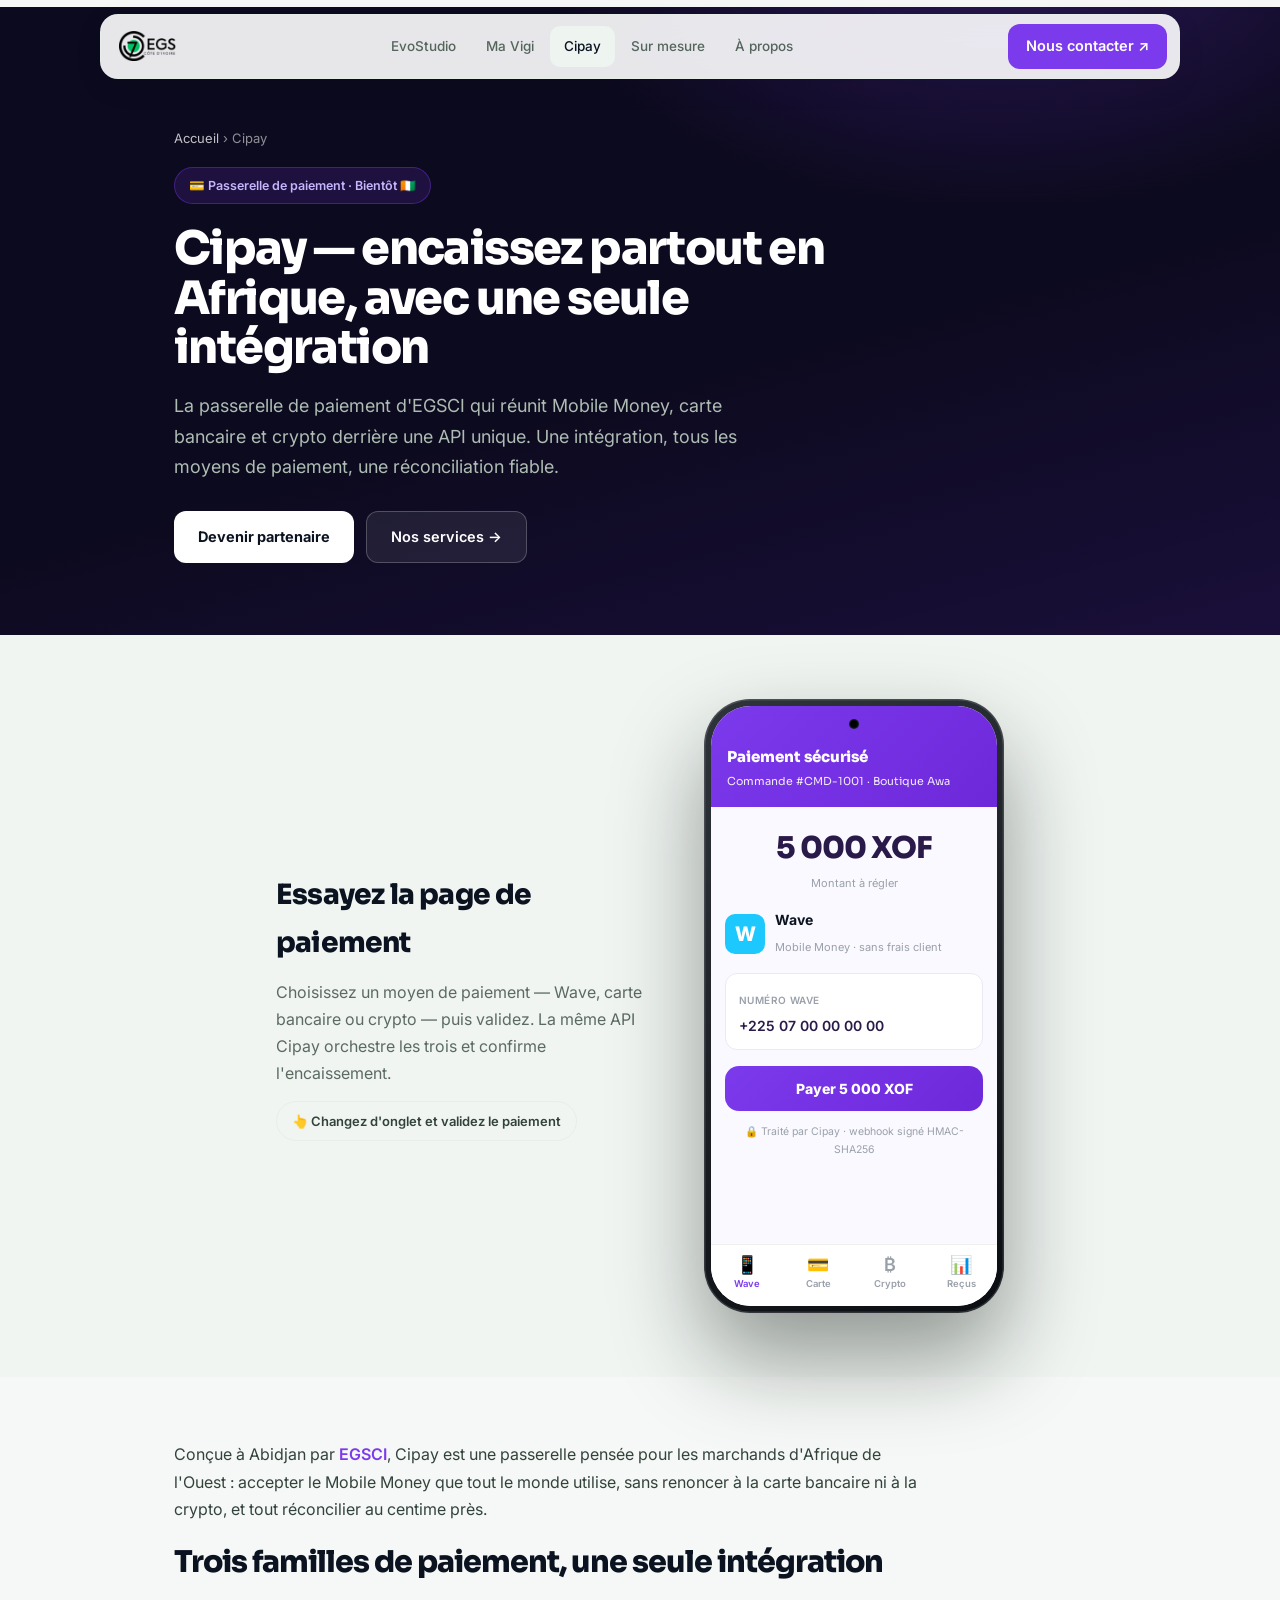
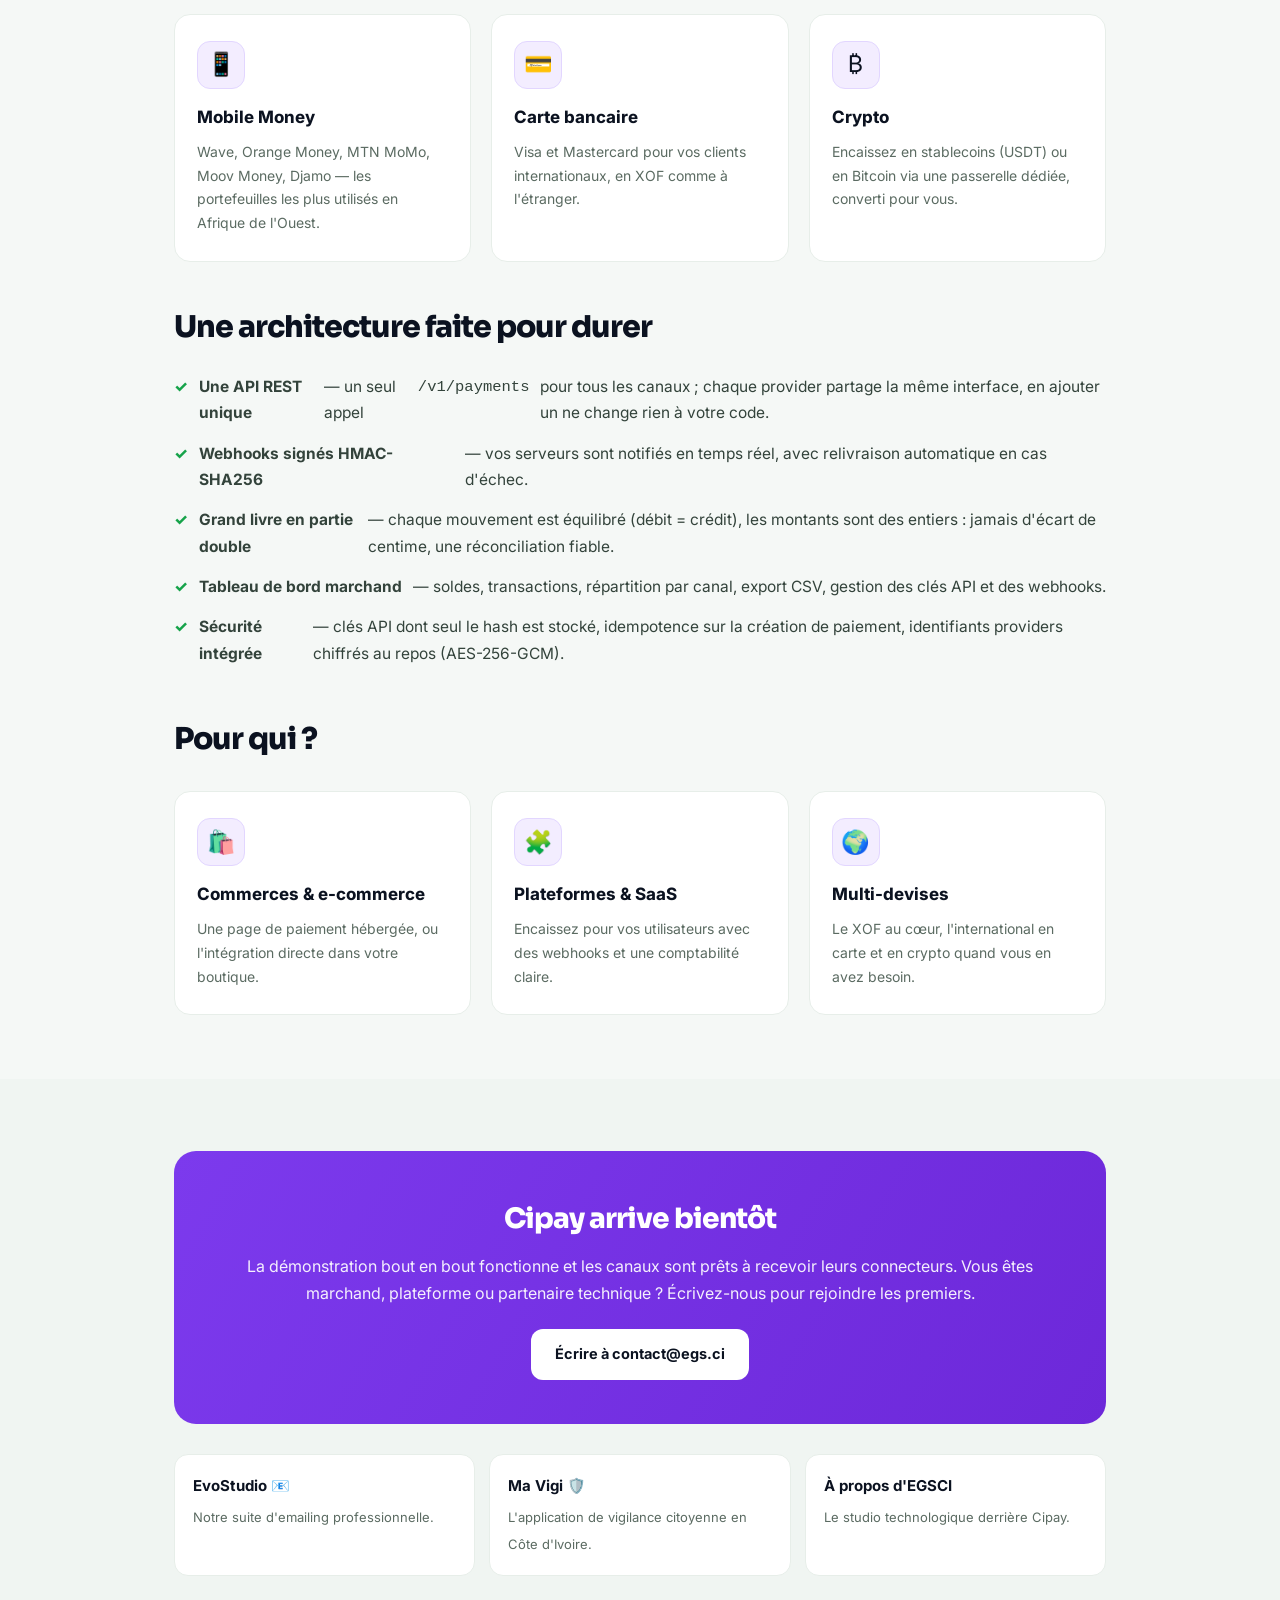
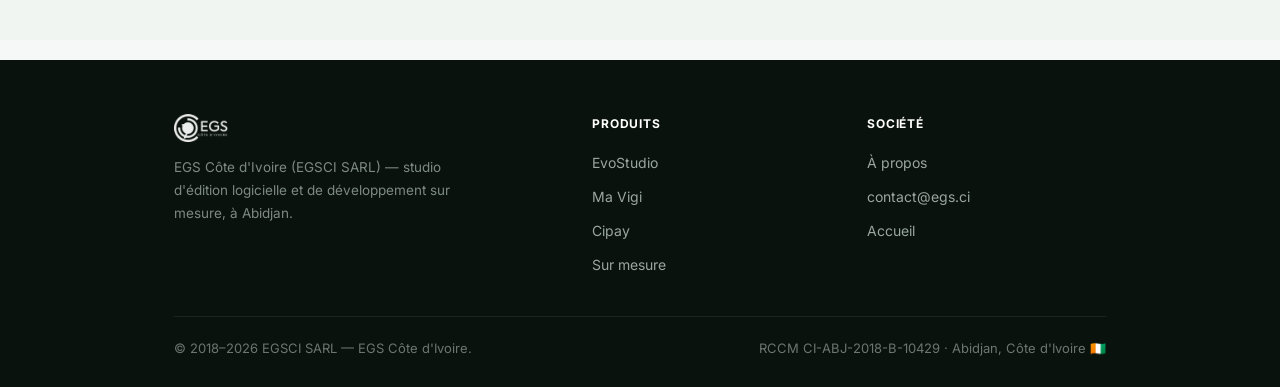
<file: cipay.html>
<!DOCTYPE html>
<html lang="fr">
<head>
<meta charset="UTF-8" />
<meta name="viewport" content="width=device-width, initial-scale=1.0" />
<title>Cipay — Passerelle de paiement Mobile Money, carte & crypto pour l'Afrique | EGSCI</title>
<meta name="description" content="Cipay, la passerelle de paiement d'EGSCI : encaissez via Wave, Orange Money, MTN, Moov, Djamo, carte bancaire et crypto avec une seule intégration. API unique, webhooks signés, réconciliation en partie double." />
<meta name="keywords" content="Cipay, agrégateur de paiement, passerelle paiement Afrique, Mobile Money, Wave, Orange Money, API paiement, crypto USDT, XOF, EGSCI" />
<meta name="robots" content="index, follow, max-image-preview:large" />
<meta name="theme-color" content="#7c3aed" />
<link rel="canonical" href="https://egs.ci/cipay.html" />
<link rel="icon" href="/favicon.png" type="image/png" />
<meta property="og:type" content="article" />
<meta property="og:title" content="Cipay — Passerelle de paiement pour l'Afrique" />
<meta property="og:description" content="Mobile Money, carte bancaire et crypto avec une seule intégration API." />
<meta property="og:url" content="https://egs.ci/cipay.html" />
<script type="application/ld+json">
{"@context":"https://schema.org","@graph":[
 {"@type":"BreadcrumbList","itemListElement":[
   {"@type":"ListItem","position":1,"name":"Accueil","item":"https://egs.ci/"},
   {"@type":"ListItem","position":2,"name":"Cipay","item":"https://egs.ci/cipay.html"}]},
 {"@type":"WebApplication","name":"Cipay","operatingSystem":"Web, API REST","applicationCategory":"FinanceApplication","url":"https://egs.ci/cipay.html","inLanguage":"fr-FR","description":"Passerelle et agrégateur de paiement pour l'Afrique de l'Ouest : Mobile Money (Wave, Orange Money, MTN, Moov, Djamo), carte bancaire et crypto via une seule intégration API, avec webhooks signés et grand livre en partie double.","offers":{"@type":"Offer","price":"0","priceCurrency":"XOF"},"publisher":{"@type":"Organization","name":"EGSCI SARL","url":"https://egs.ci/"}}
]}
</script>
<link rel="preconnect" href="https://fonts.googleapis.com" crossorigin />
<link rel="preconnect" href="https://fonts.gstatic.com" crossorigin />
<link href="https://fonts.googleapis.com/css2?family=Inter:wght@400;500;600;700;800;900&family=Sora:wght@600;700;800&display=swap" rel="stylesheet" />
<link rel="stylesheet" href="/page.css" />
</head>
<body>

<div class="nav-wrap">
  <nav class="nav">
    <a href="/" class="brand"><img src="/logo-egsci.png" alt="EGS Côte d'Ivoire" /></a>
    <div class="nav-links">
      <a href="/evostudio.html">EvoStudio</a>
      <a href="/ma-vigi.html">Ma Vigi</a>
      <a href="/cipay.html" class="active">Cipay</a>
      <a href="/sur-mesure.html">Sur mesure</a>
      <a href="/a-propos.html">À propos</a>
    </div>
    <div class="nav-cta"><a href="mailto:contact@egs.ci?subject=Cipay%20%E2%80%94%20Devenir%20partenaire" class="btn btn-primary" style="background:#7c3aed">Nous contacter ↗</a></div>
  </nav>
</div>

<header class="phero violet">
  <div class="wrap">
    <div class="crumb"><a href="/">Accueil</a> › Cipay</div>
    <span class="tag">💳 Passerelle de paiement · Bientôt 🇨🇮</span>
    <h1>Cipay — encaissez partout en Afrique, avec une seule intégration</h1>
    <p class="lead">La passerelle de paiement d'EGSCI qui réunit Mobile Money, carte bancaire et crypto derrière une API unique. Une intégration, tous les moyens de paiement, une réconciliation fiable.</p>
    <div class="cta">
      <a href="mailto:contact@egs.ci?subject=Cipay%20%E2%80%94%20Devenir%20partenaire" class="btn btn-light">Devenir partenaire</a>
      <a href="/sur-mesure.html" class="btn btn-ghost">Nos services →</a>
    </div>
  </div>
</header>

<style>
  /* Variante d'accent VIOLET / INDIGO (locale à cette page) */
  .phero.violet{background:radial-gradient(800px 460px at 78% -10%,rgba(124,58,237,.28),transparent 58%),linear-gradient(165deg,#0c0a1e 55%,#1a0f3a 100%)}
  .phero.violet .tag{background:rgba(124,58,237,.16);border-color:rgba(124,58,237,.38);color:#c4b5fd}
  .cta-box.violet{background:linear-gradient(120deg,#7c3aed,#6d28d9)}

  /* DÉMO — téléphone de paiement Cipay */
  #cpDemo .chead{background:linear-gradient(135deg,#7c3aed,#6d28d9);color:#fff;padding:38px 16px 16px;flex-shrink:0;font-family:'Sora'}
  #cpDemo .chead b{font-size:15px;font-weight:800;display:block}
  #cpDemo .chead span{display:block;font-size:11px;opacity:.9;margin-top:2px}
  #cpDemo .cbody{flex:1;overflow:auto;padding:16px 14px;background:#faf9ff}
  #cpDemo .amt{text-align:center;margin-bottom:16px}
  #cpDemo .amt .big{font-family:'Sora';font-size:30px;font-weight:800;color:#2a1a4a;letter-spacing:-1px}
  #cpDemo .amt small{font-size:11px;color:#9aa0aa;display:block}
  #cpDemo .fld{background:#fff;border:1px solid #ece8f6;border-radius:12px;padding:11px 13px;margin-bottom:10px}
  #cpDemo .fld label{font-size:10px;color:#9aa0aa;font-weight:600;text-transform:uppercase;letter-spacing:.4px}
  #cpDemo .fld .v{font-size:14px;font-weight:600;color:#2a1a4a;margin-top:2px}
  #cpDemo .brand-row{display:flex;align-items:center;gap:10px;margin-bottom:14px}
  #cpDemo .blogo{width:40px;height:40px;border-radius:10px;display:flex;align-items:center;justify-content:center;font-size:20px;color:#fff;font-weight:800;flex-shrink:0}
  #cpDemo .brand-row b{font-size:14px;display:block}
  #cpDemo .brand-row small{font-size:11px;color:#9aa0aa}
  #cpDemo .paybtn{width:100%;padding:14px;border:none;border-radius:14px;background:linear-gradient(135deg,#7c3aed,#6d28d9);color:#fff;font-weight:800;font-size:14px;font-family:inherit;cursor:pointer;margin-top:6px}
  #cpDemo .paybtn:hover{filter:brightness(1.06)}
  #cpDemo .paybtn.dark{background:#0b1220}
  #cpDemo .secure{text-align:center;font-size:10.5px;color:#9aa0aa;margin-top:12px}
  #cpDemo .stat{display:flex;gap:9px;margin-bottom:9px}
  #cpDemo .stat .box{flex:1;background:#fff;border:1px solid #ece8f6;border-radius:12px;padding:12px}
  #cpDemo .stat .box .n{font-family:'Sora';font-weight:800;font-size:16px;color:#2a1a4a}
  #cpDemo .stat .box .l{font-size:10px;color:#9aa0aa}
  #cpDemo .trow{display:flex;align-items:center;gap:10px;background:#fff;border:1px solid #ece8f6;border-radius:12px;padding:10px 12px;margin-bottom:8px}
  #cpDemo .trow .d{flex:1}
  #cpDemo .trow b{font-size:12.5px;display:block}
  #cpDemo .trow small{font-size:10.5px;color:#9aa0aa}
  #cpDemo .trow .ok{font-size:11px;font-weight:700;color:#16a34a}
</style>
<section class="section" style="background:var(--bg3)">
  <div class="wrap">
    <div class="demo">
      <div class="demo-txt">
        <h2>Essayez la page de paiement</h2>
        <p>Choisissez un moyen de paiement — Wave, carte bancaire ou crypto — puis validez. La même API Cipay orchestre les trois et confirme l'encaissement.</p>
        <span class="demo-hint">👆 Changez d'onglet et validez le paiement</span>
      </div>
      <div class="iphone" style="--accent:#7c3aed" id="cpDemo">
        <div class="iscreen">
          <div class="ihole"></div>

          <div class="iview" data-view="wave">
            <div class="chead"><b>Paiement sécurisé</b><span>Commande #CMD-1001 · Boutique Awa</span></div>
            <div class="cbody">
              <div class="amt"><div class="big">5 000 XOF</div><small>Montant à régler</small></div>
              <div class="brand-row"><div class="blogo" style="background:#1dc8ff">W</div><div><b>Wave</b><small>Mobile Money · sans frais client</small></div></div>
              <div class="fld"><label>Numéro Wave</label><div class="v">+225 07 00 00 00 00</div></div>
              <button class="paybtn" onclick="cpToast('✅ Paiement réussi — 5 000 XOF via Wave')">Payer 5 000 XOF</button>
              <div class="secure">🔒 Traité par Cipay · webhook signé HMAC-SHA256</div>
            </div>
          </div>

          <div class="iview" data-view="carte" hidden>
            <div class="chead"><b>Paiement sécurisé</b><span>Commande #CMD-1001 · Boutique Awa</span></div>
            <div class="cbody">
              <div class="amt"><div class="big">5 000 XOF</div><small>Montant à régler</small></div>
              <div class="brand-row"><div class="blogo" style="background:linear-gradient(135deg,#635bff,#3d2fb3)">💳</div><div><b>Carte bancaire</b><small>Visa · Mastercard</small></div></div>
              <div class="fld"><label>Numéro de carte</label><div class="v">4242 4242 4242 4242</div></div>
              <div class="fld"><label>Expiration · CVC</label><div class="v">12 / 27 · •••</div></div>
              <button class="paybtn" onclick="cpToast('✅ Paiement réussi — 5 000 XOF par carte')">Payer 5 000 XOF</button>
              <div class="secure">🔒 3-D Secure · aucune donnée carte stockée chez le marchand</div>
            </div>
          </div>

          <div class="iview" data-view="crypto" hidden>
            <div class="chead"><b>Paiement sécurisé</b><span>Commande #CMD-1001 · Boutique Awa</span></div>
            <div class="cbody">
              <div class="amt"><div class="big">≈ 8,20 USDT</div><small>Équivalent de 5 000 XOF</small></div>
              <div class="brand-row"><div class="blogo" style="background:#26a17b">₮</div><div><b>Crypto — USDT / BTC</b><small>Réseau TRC-20 · via passerelle OxaPay</small></div></div>
              <div class="fld"><label>Adresse de dépôt</label><div class="v" style="font-size:11px;word-break:break-all">TXY…c1p4y…a9Kd2</div></div>
              <button class="paybtn dark" onclick="cpToast('✅ Paiement confirmé — 8,20 USDT reçus')">J'ai envoyé le paiement</button>
              <div class="secure">🔒 Conversion figée · crédit dès confirmation on-chain</div>
            </div>
          </div>

          <div class="iview" data-view="recu" hidden>
            <div class="chead"><b>Tableau de bord marchand</b><span>Boutique Awa · aujourd'hui</span></div>
            <div class="cbody">
              <div class="stat">
                <div class="box"><div class="n">142 500</div><div class="l">Encaissé (XOF)</div></div>
                <div class="box"><div class="n">28</div><div class="l">Paiements</div></div>
              </div>
              <div style="font-size:11px;font-weight:700;color:#2a1a4a;margin:12px 2px 8px">Dernières transactions</div>
              <div class="trow"><div class="blogo" style="width:30px;height:30px;font-size:14px;background:#1dc8ff">W</div><div class="d"><b>5 000 XOF · Wave</b><small>CMD-1001 · il y a 1 min</small></div><span class="ok">Réussi</span></div>
              <div class="trow"><div class="blogo" style="width:30px;height:30px;font-size:14px;background:#635bff">💳</div><div class="d"><b>12 000 XOF · Carte</b><small>CMD-0998 · il y a 22 min</small></div><span class="ok">Réussi</span></div>
              <div class="trow"><div class="blogo" style="width:30px;height:30px;font-size:14px;background:#f77f00">O</div><div class="d"><b>3 500 XOF · Orange Money</b><small>CMD-0997 · il y a 40 min</small></div><span class="ok">Réussi</span></div>
              <div class="secure" style="margin-top:6px">📒 Grand livre équilibré · débit = crédit</div>
            </div>
          </div>

          <div class="itoast" id="cpToastEl"></div>
          <div class="itabs">
            <button data-tab="wave" class="on"><span class="ti">📱</span>Wave</button>
            <button data-tab="carte"><span class="ti">💳</span>Carte</button>
            <button data-tab="crypto"><span class="ti">₿</span>Crypto</button>
            <button data-tab="recu"><span class="ti">📊</span>Reçus</button>
          </div>
        </div>
      </div>
    </div>
  </div>
</section>
<script>
(function(){
  var phone=document.getElementById('cpDemo');
  var tabs=phone.querySelectorAll('.itabs button');
  var views=phone.querySelectorAll('.iview');
  tabs.forEach(function(b){b.addEventListener('click',function(){
    tabs.forEach(function(t){t.classList.remove('on');}); b.classList.add('on');
    var v=b.getAttribute('data-tab');
    views.forEach(function(x){x.hidden = x.getAttribute('data-view')!==v;});
  });});
  var t=document.getElementById('cpToastEl'),tm;
  window.cpToast=function(msg){t.textContent=msg;t.classList.add('show');clearTimeout(tm);tm=setTimeout(function(){t.classList.remove('show');},2400);};
})();
</script>

<section class="section">
  <div class="wrap">
    <p class="lead-intro">Conçue à Abidjan par <a href="/a-propos.html" style="color:#7c3aed;font-weight:600">EGSCI</a>, Cipay est une passerelle pensée pour les marchands d'Afrique de l'Ouest : accepter le Mobile Money que tout le monde utilise, sans renoncer à la carte bancaire ni à la crypto, et tout réconcilier au centime près.</p>

    <h2>Trois familles de paiement, une seule intégration</h2>
    <div class="cards">
      <div class="card"><div class="ic" style="background:#f3edff;border-color:#e2d6ff">📱</div><h4>Mobile Money</h4><p>Wave, Orange Money, MTN MoMo, Moov Money, Djamo — les portefeuilles les plus utilisés en Afrique de l'Ouest.</p></div>
      <div class="card"><div class="ic" style="background:#f3edff;border-color:#e2d6ff">💳</div><h4>Carte bancaire</h4><p>Visa et Mastercard pour vos clients internationaux, en XOF comme à l'étranger.</p></div>
      <div class="card"><div class="ic" style="background:#f3edff;border-color:#e2d6ff">₿</div><h4>Crypto</h4><p>Encaissez en stablecoins (USDT) ou en Bitcoin via une passerelle dédiée, converti pour vous.</p></div>
    </div>

    <h2 style="margin-top:40px">Une architecture faite pour durer</h2>
    <ul>
      <li><strong>Une API REST unique</strong> — un seul appel <code>/v1/payments</code> pour tous les canaux ; chaque provider partage la même interface, en ajouter un ne change rien à votre code.</li>
      <li><strong>Webhooks signés HMAC-SHA256</strong> — vos serveurs sont notifiés en temps réel, avec relivraison automatique en cas d'échec.</li>
      <li><strong>Grand livre en partie double</strong> — chaque mouvement est équilibré (débit = crédit), les montants sont des entiers : jamais d'écart de centime, une réconciliation fiable.</li>
      <li><strong>Tableau de bord marchand</strong> — soldes, transactions, répartition par canal, export CSV, gestion des clés API et des webhooks.</li>
      <li><strong>Sécurité intégrée</strong> — clés API dont seul le hash est stocké, idempotence sur la création de paiement, identifiants providers chiffrés au repos (AES-256-GCM).</li>
    </ul>

    <h2 style="margin-top:40px">Pour qui ?</h2>
    <div class="cards">
      <div class="card"><div class="ic" style="background:#f3edff;border-color:#e2d6ff">🛍️</div><h4>Commerces & e-commerce</h4><p>Une page de paiement hébergée, ou l'intégration directe dans votre boutique.</p></div>
      <div class="card"><div class="ic" style="background:#f3edff;border-color:#e2d6ff">🧩</div><h4>Plateformes & SaaS</h4><p>Encaissez pour vos utilisateurs avec des webhooks et une comptabilité claire.</p></div>
      <div class="card"><div class="ic" style="background:#f3edff;border-color:#e2d6ff">🌍</div><h4>Multi-devises</h4><p>Le XOF au cœur, l'international en carte et en crypto quand vous en avez besoin.</p></div>
    </div>
  </div>
</section>

<section class="section alt">
  <div class="wrap">
    <div class="cta-box violet">
      <h2>Cipay arrive bientôt</h2>
      <p>La démonstration bout en bout fonctionne et les canaux sont prêts à recevoir leurs connecteurs. Vous êtes marchand, plateforme ou partenaire technique ? Écrivez-nous pour rejoindre les premiers.</p>
      <a href="mailto:contact@egs.ci?subject=Cipay%20%E2%80%94%20Devenir%20partenaire" class="btn btn-light">Écrire à contact@egs.ci</a>
    </div>
    <div class="related">
      <a href="/evostudio.html"><b>EvoStudio 📧</b><span>Notre suite d'emailing professionnelle.</span></a>
      <a href="/ma-vigi.html"><b>Ma Vigi 🛡️</b><span>L'application de vigilance citoyenne en Côte d'Ivoire.</span></a>
      <a href="/a-propos.html"><b>À propos d'EGSCI</b><span>Le studio technologique derrière Cipay.</span></a>
    </div>
  </div>
</section>

<footer>
  <div class="wrap">
    <div class="foot-grid">
      <div>
        <img src="/logo-egsci.png" alt="EGS Côte d'Ivoire" class="lg" />
        <p>EGS Côte d'Ivoire (EGSCI SARL) — studio d'édition logicielle et de développement sur mesure, à Abidjan.</p>
      </div>
      <div class="foot-col"><h5>Produits</h5><a href="/evostudio.html">EvoStudio</a><a href="/ma-vigi.html">Ma Vigi</a><a href="/cipay.html">Cipay</a><a href="/sur-mesure.html">Sur mesure</a></div>
      <div class="foot-col"><h5>Société</h5><a href="/a-propos.html">À propos</a><a href="mailto:contact@egs.ci">contact@egs.ci</a><a href="/">Accueil</a></div>
    </div>
    <div class="foot-bottom">
      <span>© 2018–2026 EGSCI SARL — EGS Côte d'Ivoire.</span>
      <span>RCCM CI-ABJ-2018-B-10429 · Abidjan, Côte d'Ivoire 🇨🇮</span>
    </div>
  </div>
</footer>
</body>
</html>
</file>
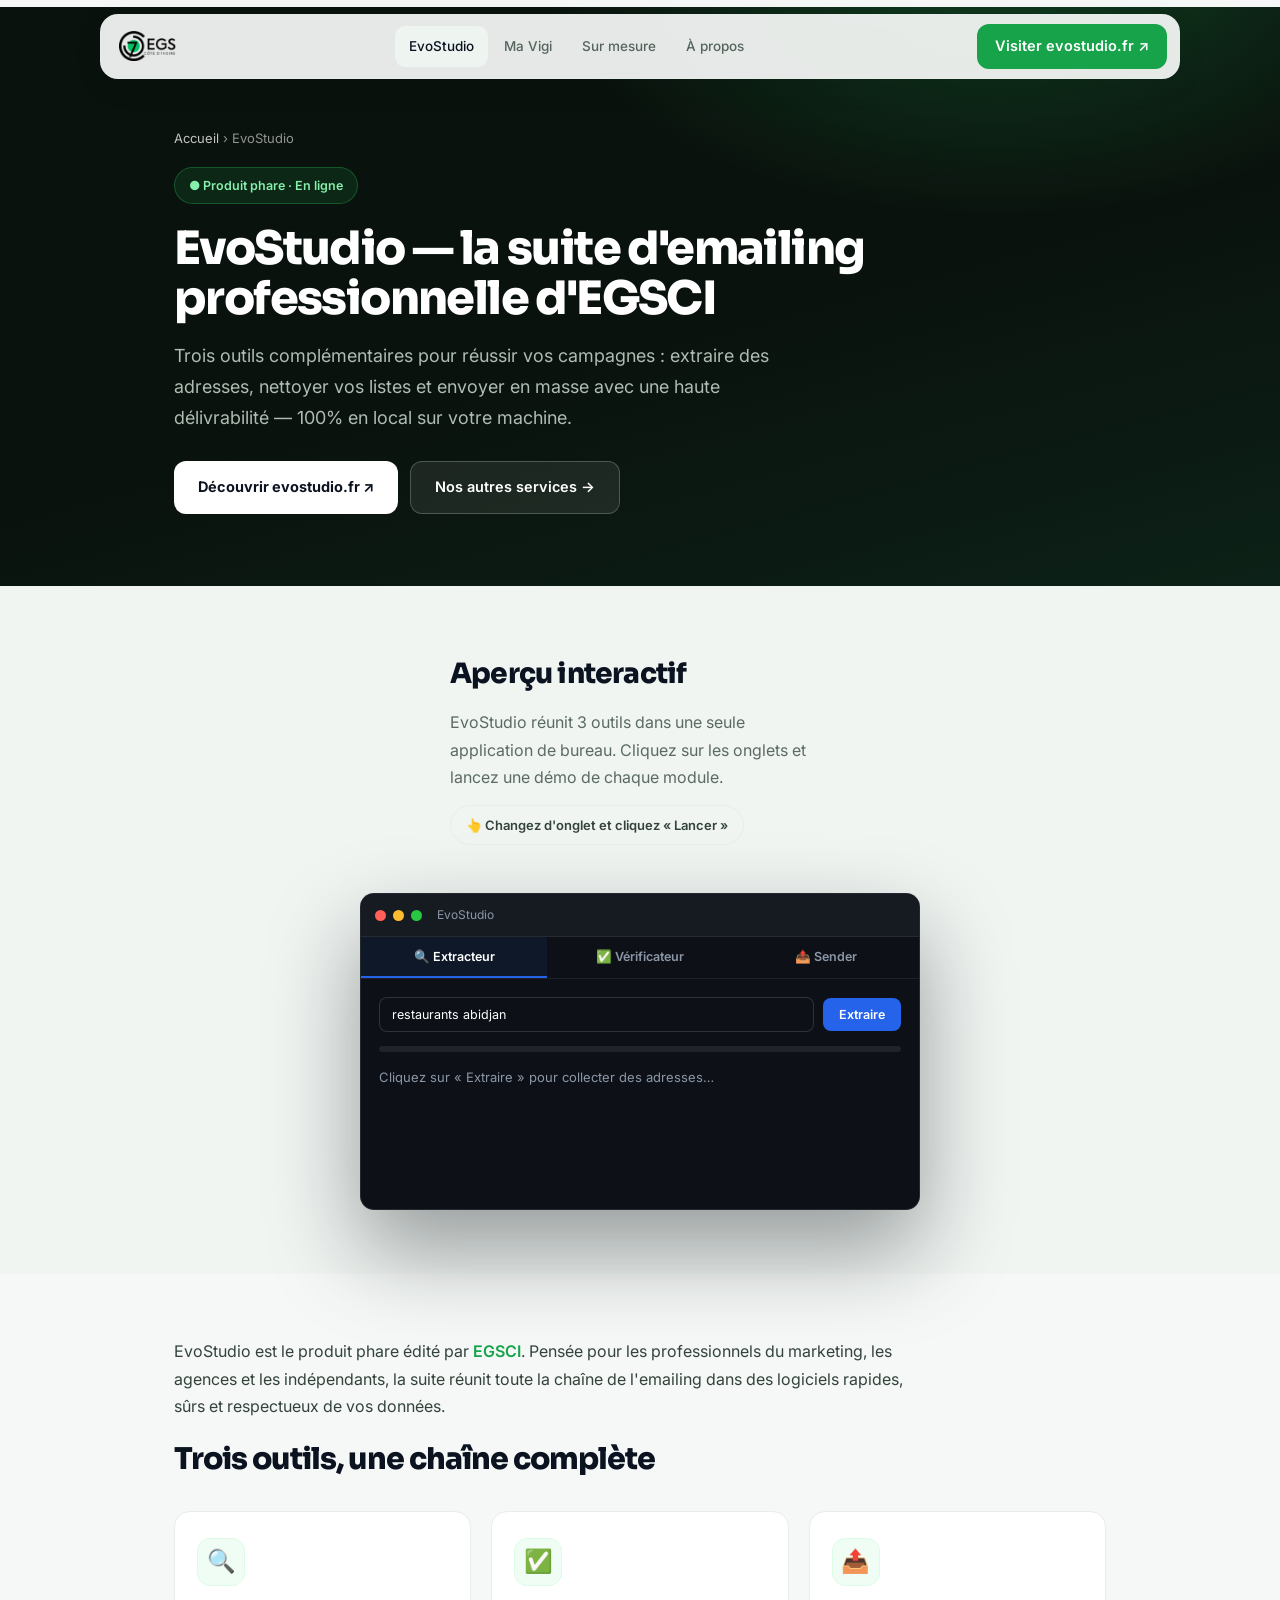
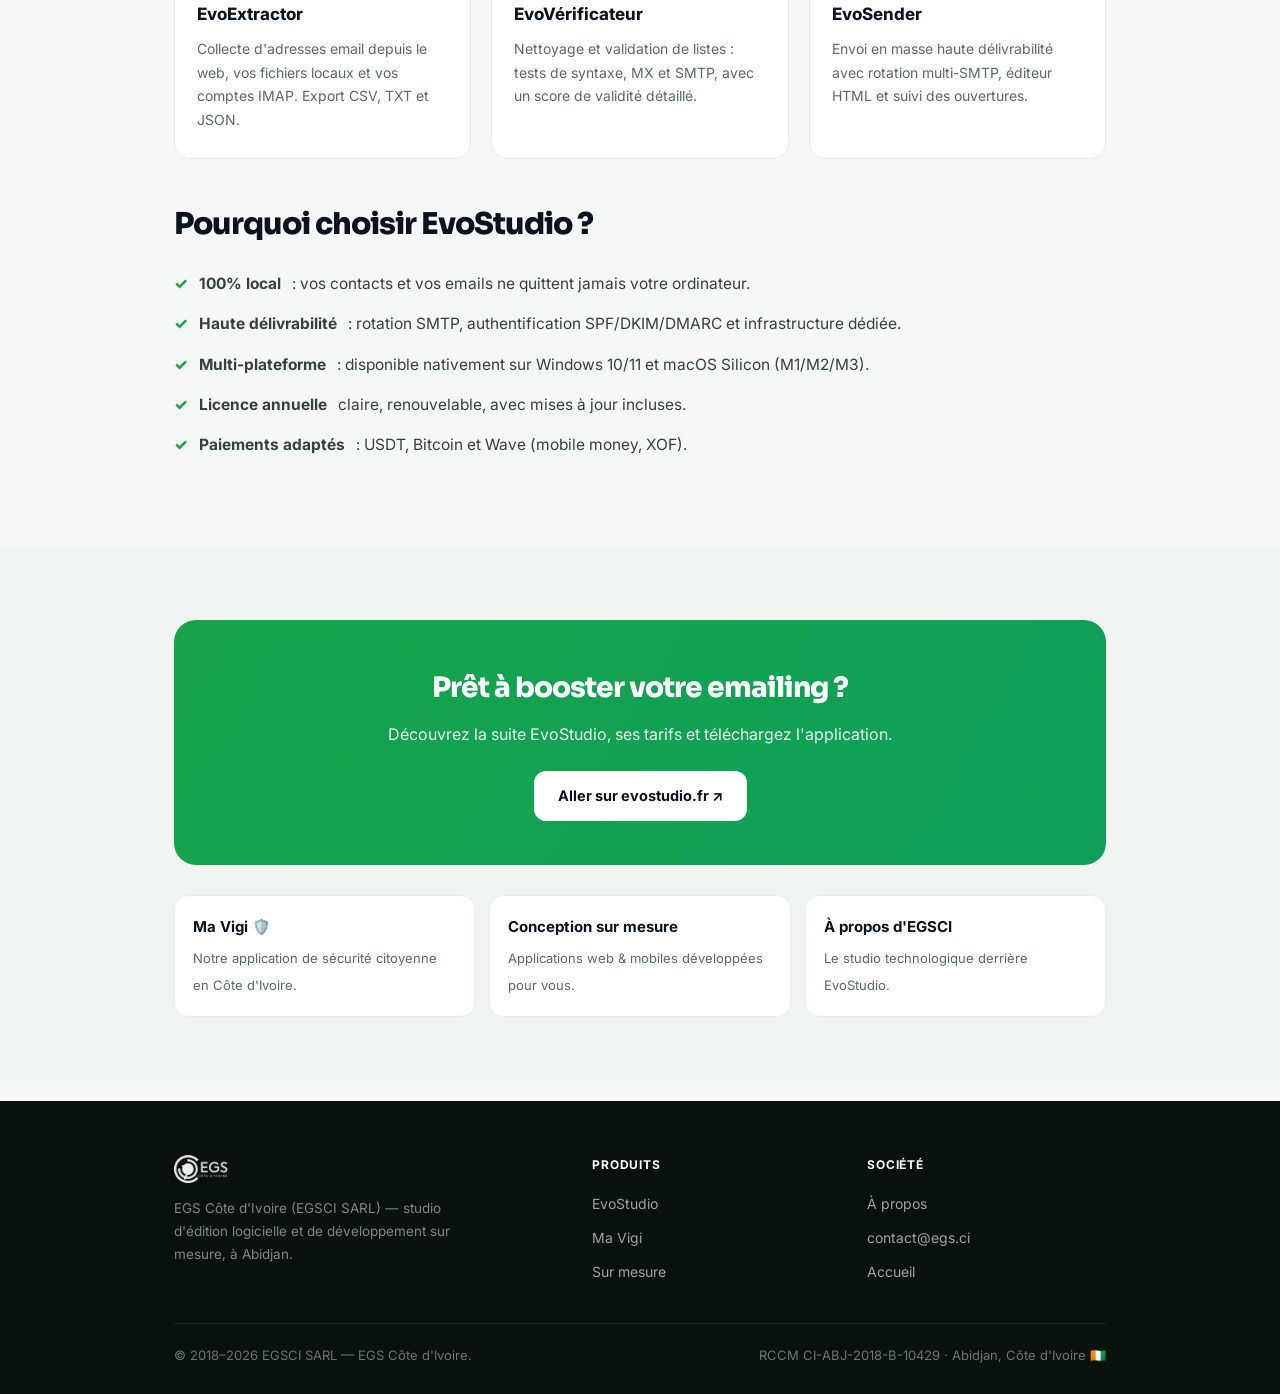
<file: evostudio.html>
<!DOCTYPE html>
<html lang="fr">
<head>
<meta charset="UTF-8" />
<meta name="viewport" content="width=device-width, initial-scale=1.0" />
<title>EvoStudio — Suite d'emailing professionnelle éditée par EGSCI</title>
<meta name="description" content="EvoStudio, la suite d'emailing professionnelle d'EGSCI : EvoExtractor, EvoVérificateur et EvoSender pour extraire, vérifier et envoyer vos emails en masse. 100% local." />
<meta name="keywords" content="EvoStudio, suite emailing, envoi email masse, extraction email, vérification email, EvoSender, EvoExtractor, EGSCI" />
<meta name="robots" content="index, follow, max-image-preview:large" />
<meta name="theme-color" content="#0c1410" />
<link rel="canonical" href="https://egs.ci/evostudio.html" />
<link rel="icon" href="/favicon.png" type="image/png" />
<meta property="og:type" content="article" />
<meta property="og:title" content="EvoStudio — Suite d'emailing professionnelle par EGSCI" />
<meta property="og:description" content="Extraire, vérifier et envoyer vos emails en masse, 100% en local." />
<meta property="og:url" content="https://egs.ci/evostudio.html" />
<meta property="og:image" content="https://egs.ci/Hub.png" />
<script type="application/ld+json">
{"@context":"https://schema.org","@graph":[
 {"@type":"BreadcrumbList","itemListElement":[
   {"@type":"ListItem","position":1,"name":"Accueil","item":"https://egs.ci/"},
   {"@type":"ListItem","position":2,"name":"EvoStudio","item":"https://egs.ci/evostudio.html"}]},
 {"@type":"SoftwareApplication","name":"EvoStudio","operatingSystem":"Windows, macOS","applicationCategory":"BusinessApplication","url":"https://evostudio.fr/","inLanguage":"fr-FR","description":"Suite professionnelle d'emailing : extraction, vérification et envoi d'emails en masse.","publisher":{"@type":"Organization","name":"EGSCI SARL","url":"https://egs.ci/"}}
]}
</script>
<link rel="preconnect" href="https://fonts.googleapis.com" crossorigin />
<link rel="preconnect" href="https://fonts.gstatic.com" crossorigin />
<link href="https://fonts.googleapis.com/css2?family=Inter:wght@400;500;600;700;800;900&family=Sora:wght@600;700;800&display=swap" rel="stylesheet" />
<link rel="stylesheet" href="/page.css" />
</head>
<body>

<div class="nav-wrap">
  <nav class="nav">
    <a href="/" class="brand"><img src="/logo-egsci.png" alt="EGS Côte d'Ivoire" /></a>
    <div class="nav-links">
      <a href="/evostudio.html" class="active">EvoStudio</a>
      <a href="/ma-vigi.html">Ma Vigi</a>
      <a href="/sur-mesure.html">Sur mesure</a>
      <a href="/a-propos.html">À propos</a>
    </div>
    <div class="nav-cta"><a href="https://evostudio.fr" target="_blank" rel="noopener" class="btn btn-primary">Visiter evostudio.fr ↗</a></div>
  </nav>
</div>

<header class="phero">
  <div class="wrap">
    <div class="crumb"><a href="/">Accueil</a> › EvoStudio</div>
    <span class="tag">● Produit phare · En ligne</span>
    <h1>EvoStudio — la suite d'emailing professionnelle d'EGSCI</h1>
    <p class="lead">Trois outils complémentaires pour réussir vos campagnes : extraire des adresses, nettoyer vos listes et envoyer en masse avec une haute délivrabilité — 100% en local sur votre machine.</p>
    <div class="cta">
      <a href="https://evostudio.fr" target="_blank" rel="noopener" class="btn btn-light">Découvrir evostudio.fr ↗</a>
      <a href="/sur-mesure.html" class="btn btn-ghost">Nos autres services →</a>
    </div>
  </div>
</header>

<style>
  .evwin{width:100%;max-width:560px;background:#0d1117;border-radius:14px;overflow:hidden;box-shadow:0 40px 90px rgba(13,17,23,.4);border:1px solid rgba(255,255,255,.1)}
  .evbar{display:flex;align-items:center;gap:7px;padding:11px 14px;background:#161b22;border-bottom:1px solid rgba(255,255,255,.07)}
  .evbar .dot{width:11px;height:11px;border-radius:50%}
  .evtabs{display:flex;background:#0d1117;border-bottom:1px solid rgba(255,255,255,.07)}
  .evtabs button{flex:1;border:none;background:none;color:#8b97a7;cursor:pointer;font-family:inherit;font-size:12.5px;font-weight:600;padding:12px 8px;border-bottom:2px solid transparent;transition:.15s}
  .evtabs button.on{color:#fff;border-bottom-color:#2563eb;background:rgba(37,99,235,.08)}
  .evbody{padding:18px;min-height:230px;color:#c9d4e0;font-size:13px}
  .evbody[hidden]{display:none}
  .evrow{display:flex;align-items:center;gap:10px;padding:9px 11px;background:#161b22;border:1px solid rgba(255,255,255,.06);border-radius:8px;margin-bottom:7px;font-size:12.5px}
  .evrow .tag{margin-left:auto;font-size:10.5px;font-weight:700;padding:2px 8px;border-radius:99px}
  .evrun{display:flex;gap:9px;align-items:center;margin-bottom:14px}
  .evrun input{flex:1;background:#0d1117;border:1px solid rgba(255,255,255,.14);color:#fff;border-radius:8px;padding:9px 12px;font-size:12.5px;outline:none;font-family:inherit}
  .evrun button{background:#2563eb;border:none;color:#fff;border-radius:8px;padding:9px 16px;font-weight:600;cursor:pointer;font-family:inherit;font-size:12.5px;white-space:nowrap}
  .evbar-prog{height:6px;background:rgba(255,255,255,.08);border-radius:99px;overflow:hidden;margin:4px 0 14px}
  .evbar-prog i{display:block;height:100%;width:0;background:linear-gradient(90deg,#2563eb,#7c3aed);transition:width .4s}
</style>
<section class="section" style="background:var(--bg3)">
  <div class="wrap">
    <div class="demo">
      <div class="demo-txt">
        <h2>Aperçu interactif</h2>
        <p>EvoStudio réunit 3 outils dans une seule application de bureau. Cliquez sur les onglets et lancez une démo de chaque module.</p>
        <span class="demo-hint">👆 Changez d'onglet et cliquez « Lancer »</span>
      </div>
      <div class="evwin" id="evDemo">
        <div class="evbar"><span class="dot" style="background:#ff5f57"></span><span class="dot" style="background:#febc2e"></span><span class="dot" style="background:#28c840"></span><span style="margin-left:8px;color:#8b97a7;font-size:12px">EvoStudio</span></div>
        <div class="evtabs">
          <button data-tab="ext" class="on">🔍 Extracteur</button>
          <button data-tab="ver">✅ Vérificateur</button>
          <button data-tab="snd">📤 Sender</button>
        </div>

        <div class="evbody" data-body="ext">
          <div class="evrun"><input id="evExtQ" value="restaurants abidjan" /><button onclick="evExt()">Extraire</button></div>
          <div class="evbar-prog"><i id="evExtBar"></i></div>
          <div id="evExtOut" style="color:#8b97a7">Cliquez sur « Extraire » pour collecter des adresses…</div>
        </div>

        <div class="evbody" data-body="ver" hidden>
          <div class="evrun"><input value="3 412 adresses chargées" readonly /><button onclick="evVer()">Vérifier</button></div>
          <div class="evbar-prog"><i id="evVerBar"></i></div>
          <div id="evVerOut" style="color:#8b97a7">Lancez la vérification (syntaxe + MX + SMTP)…</div>
        </div>

        <div class="evbody" data-body="snd" hidden>
          <div class="evrow">📋 Campagne : <b style="color:#fff">Promo juin</b><span class="tag" style="background:rgba(34,197,94,.15);color:#4ade80">Prête</span></div>
          <div class="evrun"><input value="2 980 destinataires valides" readonly /><button onclick="evSnd()">Envoyer</button></div>
          <div class="evbar-prog"><i id="evSndBar"></i></div>
          <div id="evSndOut" style="color:#8b97a7">Rotation multi-SMTP prête. Cliquez « Envoyer »…</div>
        </div>
      </div>
    </div>
  </div>
</section>
<script>
(function(){
  var win=document.getElementById('evDemo');
  var tabs=win.querySelectorAll('.evtabs button');
  var bodies=win.querySelectorAll('.evbody');
  tabs.forEach(function(b){b.addEventListener('click',function(){
    tabs.forEach(function(t){t.classList.remove('on');});b.classList.add('on');
    var v=b.getAttribute('data-tab');
    bodies.forEach(function(x){x.hidden=x.getAttribute('data-body')!==v;});
  });});
  function run(bar,out,steps,done){
    var i=0;bar.style.width='0';
    var iv=setInterval(function(){
      i++;bar.style.width=Math.min(i*20,100)+'%';
      if(i>=5){clearInterval(iv);out.style.color='#c9d4e0';out.innerHTML=done;}
    },380);
    out.style.color='#8b97a7';out.textContent=steps;
  }
  window.evExt=function(){run(document.getElementById('evExtBar'),document.getElementById('evExtOut'),'Recherche en cours…','✅ <b style="color:#fff">1 248</b> adresses collectées · export CSV/TXT/JSON prêt.');};
  window.evVer=function(){run(document.getElementById('evVerBar'),document.getElementById('evVerOut'),'Tests MX + SMTP…','✅ <b style="color:#fff">2 980</b> valides · 432 invalides retirées · rebond &lt; 2%.');};
  window.evSnd=function(){run(document.getElementById('evSndBar'),document.getElementById('evSndOut'),'Envoi via rotation SMTP…','✅ <b style="color:#fff">2 980</b> emails envoyés · 41% ouvertures en 1 h.');};
})();
</script>

<section class="section">
  <div class="wrap">
    <p class="lead-intro">EvoStudio est le produit phare édité par <a href="/a-propos.html" style="color:var(--green);font-weight:600">EGSCI</a>. Pensée pour les professionnels du marketing, les agences et les indépendants, la suite réunit toute la chaîne de l'emailing dans des logiciels rapides, sûrs et respectueux de vos données.</p>

    <h2>Trois outils, une chaîne complète</h2>
    <div class="cards">
      <div class="card"><div class="ic">🔍</div><h4>EvoExtractor</h4><p>Collecte d'adresses email depuis le web, vos fichiers locaux et vos comptes IMAP. Export CSV, TXT et JSON.</p></div>
      <div class="card"><div class="ic">✅</div><h4>EvoVérificateur</h4><p>Nettoyage et validation de listes : tests de syntaxe, MX et SMTP, avec un score de validité détaillé.</p></div>
      <div class="card"><div class="ic">📤</div><h4>EvoSender</h4><p>Envoi en masse haute délivrabilité avec rotation multi-SMTP, éditeur HTML et suivi des ouvertures.</p></div>
    </div>

    <h2 style="margin-top:40px">Pourquoi choisir EvoStudio ?</h2>
    <ul>
      <li><strong>100% local</strong> : vos contacts et vos emails ne quittent jamais votre ordinateur.</li>
      <li><strong>Haute délivrabilité</strong> : rotation SMTP, authentification SPF/DKIM/DMARC et infrastructure dédiée.</li>
      <li><strong>Multi-plateforme</strong> : disponible nativement sur Windows 10/11 et macOS Silicon (M1/M2/M3).</li>
      <li><strong>Licence annuelle</strong> claire, renouvelable, avec mises à jour incluses.</li>
      <li><strong>Paiements adaptés</strong> : USDT, Bitcoin et Wave (mobile money, XOF).</li>
    </ul>
  </div>
</section>

<section class="section alt">
  <div class="wrap">
    <div class="cta-box">
      <h2>Prêt à booster votre emailing ?</h2>
      <p>Découvrez la suite EvoStudio, ses tarifs et téléchargez l'application.</p>
      <a href="https://evostudio.fr" target="_blank" rel="noopener" class="btn btn-light">Aller sur evostudio.fr ↗</a>
    </div>
    <div class="related">
      <a href="/ma-vigi.html"><b>Ma Vigi 🛡️</b><span>Notre application de sécurité citoyenne en Côte d'Ivoire.</span></a>
      <a href="/sur-mesure.html"><b>Conception sur mesure</b><span>Applications web & mobiles développées pour vous.</span></a>
      <a href="/a-propos.html"><b>À propos d'EGSCI</b><span>Le studio technologique derrière EvoStudio.</span></a>
    </div>
  </div>
</section>

<footer>
  <div class="wrap">
    <div class="foot-grid">
      <div>
        <img src="/logo-egsci.png" alt="EGS Côte d'Ivoire" class="lg" />
        <p>EGS Côte d'Ivoire (EGSCI SARL) — studio d'édition logicielle et de développement sur mesure, à Abidjan.</p>
      </div>
      <div class="foot-col"><h5>Produits</h5><a href="/evostudio.html">EvoStudio</a><a href="/ma-vigi.html">Ma Vigi</a><a href="/sur-mesure.html">Sur mesure</a></div>
      <div class="foot-col"><h5>Société</h5><a href="/a-propos.html">À propos</a><a href="mailto:contact@egs.ci">contact@egs.ci</a><a href="/">Accueil</a></div>
    </div>
    <div class="foot-bottom">
      <span>© 2018–2026 EGSCI SARL — EGS Côte d'Ivoire.</span>
      <span>RCCM CI-ABJ-2018-B-10429 · Abidjan, Côte d'Ivoire 🇨🇮</span>
    </div>
  </div>
</footer>
</body>
</html>
</file>
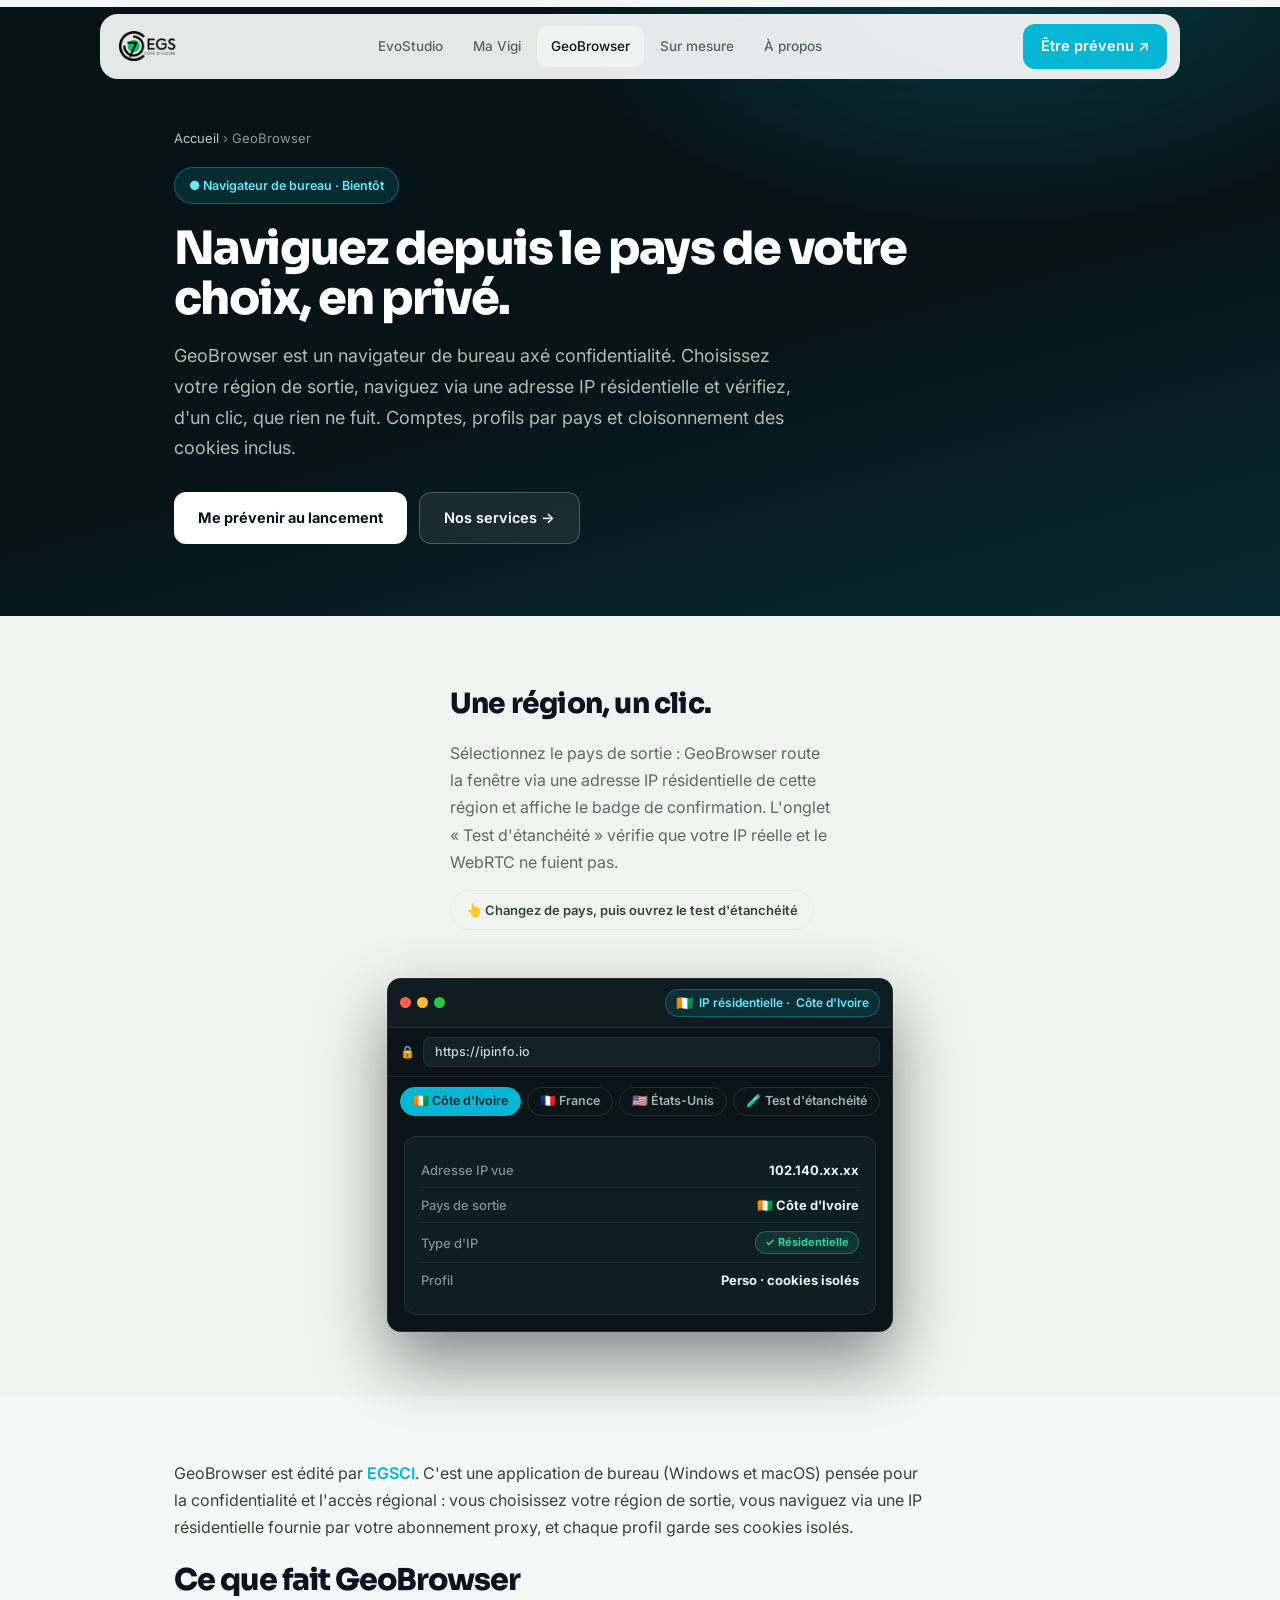
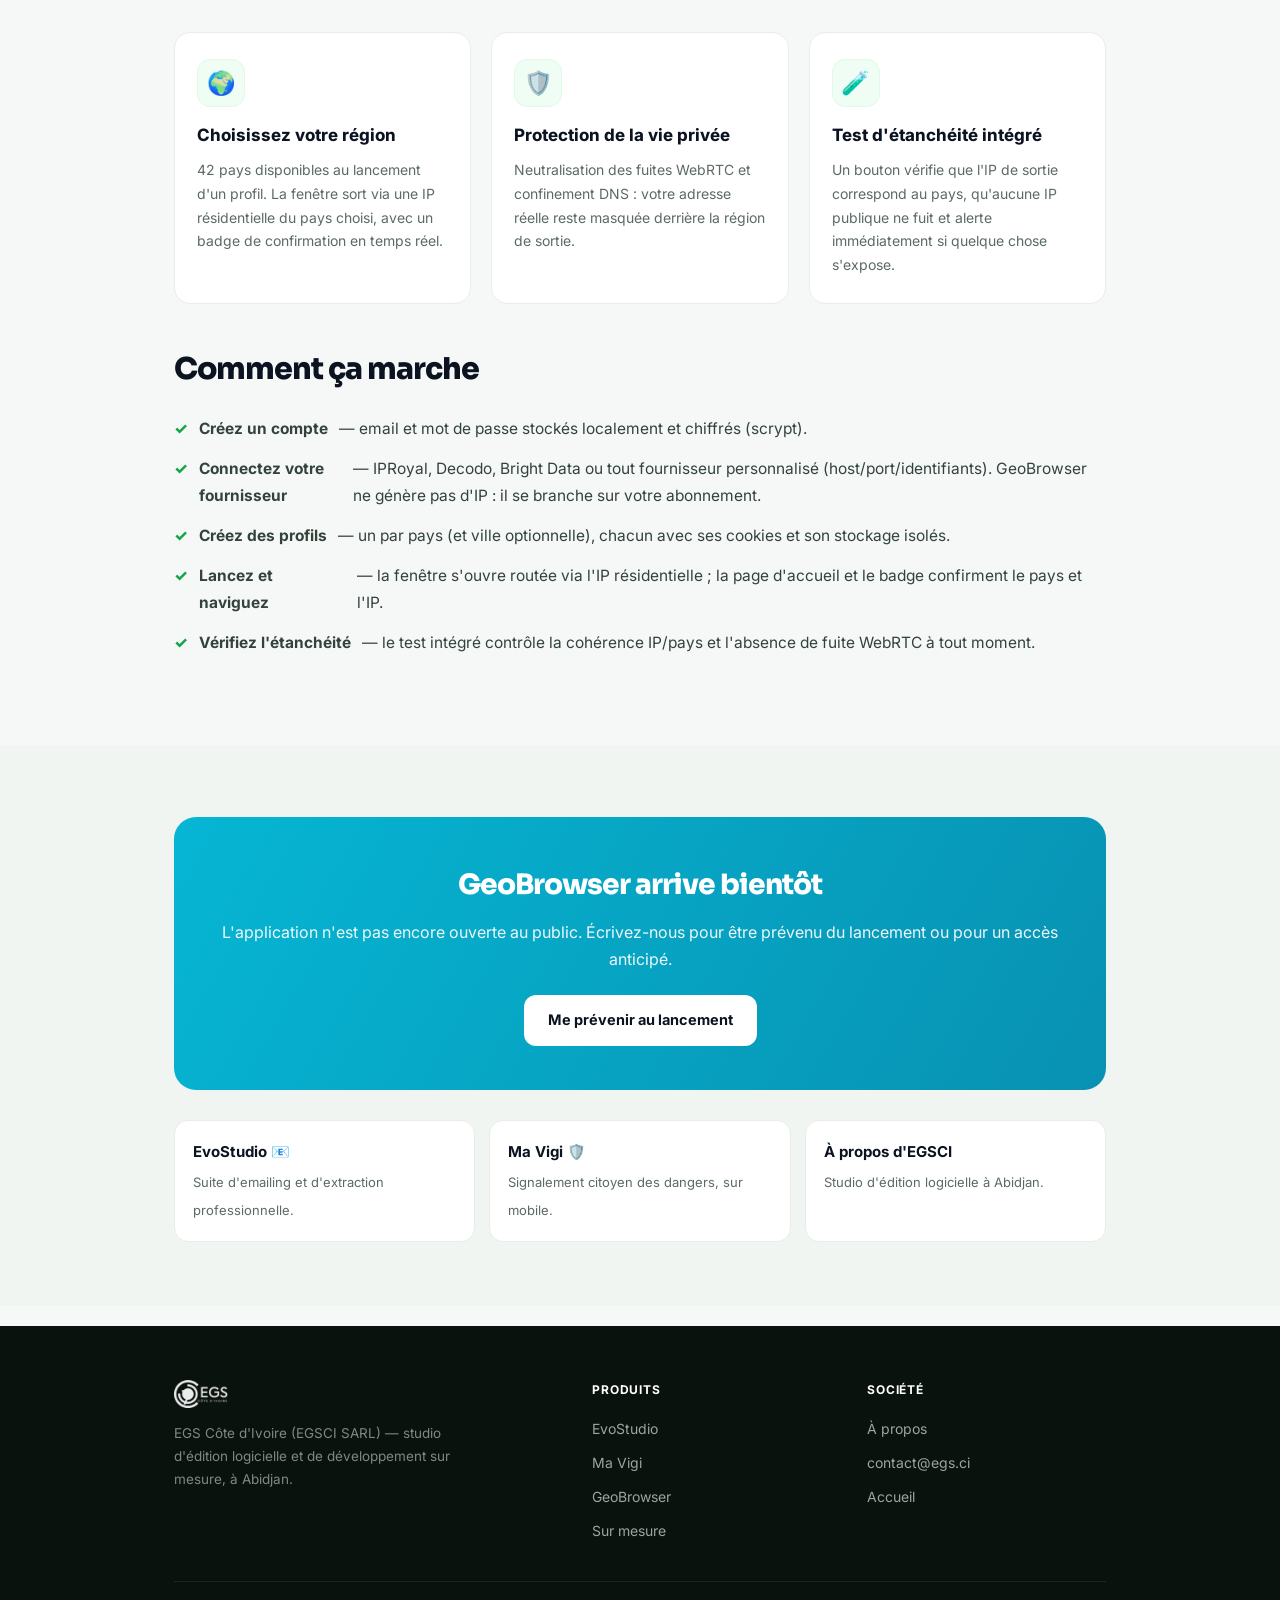
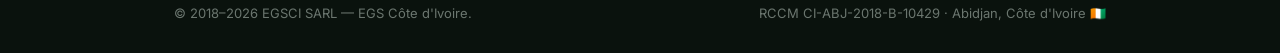
<file: geobrowser.html>
<!DOCTYPE html><html lang="fr"><head>
<meta charset="UTF-8"/><meta name="viewport" content="width=device-width, initial-scale=1.0"/>
<title>GeoBrowser — navigateur privé multi-pays (IP résidentielle) | EGSCI</title>
<meta name="description" content="GeoBrowser : navigateur de bureau axé confidentialité qui vous laisse naviguer depuis le pays de votre choix via des IP résidentielles. Comptes, profils par pays, protection anti-fuite WebRTC/DNS, test d'étanchéité intégré. Windows et macOS."/>
<meta name="keywords" content="navigateur privé, IP résidentielle, confidentialité, accès régional, VPN alternative, protection vie privée, WebRTC, EGSCI"/>
<meta name="robots" content="index, follow, max-image-preview:large"/><meta name="theme-color" content="#0c1410"/>
<link rel="canonical" href="https://egs.ci/geobrowser.html"/><link rel="icon" href="/favicon.png" type="image/png"/>
<meta property="og:type" content="article"/><meta property="og:title" content="GeoBrowser — navigateur privé multi-pays (IP résidentielle)"/><meta property="og:description" content="Naviguez depuis le pays de votre choix, protégez votre vie privée, testez votre étanchéité. Application de bureau Windows et macOS par EGSCI."/><meta property="og:url" content="https://egs.ci/geobrowser.html"/>
<script type="application/ld+json">{"@context":"https://schema.org","@graph":[
 {"@type":"BreadcrumbList","itemListElement":[{"@type":"ListItem","position":1,"name":"Accueil","item":"https://egs.ci/"},{"@type":"ListItem","position":2,"name":"GeoBrowser","item":"https://egs.ci/geobrowser.html"}]},
 {"@type":"SoftwareApplication","name":"GeoBrowser","operatingSystem":"Windows, macOS","applicationCategory":"SecurityApplication","url":"https://egs.ci/geobrowser.html","inLanguage":"fr-FR","description":"Navigateur de bureau axé confidentialité : naviguez depuis le pays de votre choix via des adresses IP résidentielles, avec comptes utilisateurs, profils par pays, protection anti-fuite WebRTC/DNS et test d'étanchéité intégré.","publisher":{"@type":"Organization","name":"EGSCI SARL","url":"https://egs.ci/"}}
]}</script>
<link rel="preconnect" href="https://fonts.googleapis.com" crossorigin/><link rel="preconnect" href="https://fonts.gstatic.com" crossorigin/>
<link href="https://fonts.googleapis.com/css2?family=Inter:wght@400;500;600;700;800;900&family=Sora:wght@600;700;800&display=swap" rel="stylesheet"/>
<link rel="stylesheet" href="/page.css"/></head><body>
<div class="nav-wrap"><nav class="nav">
  <a href="/" class="brand"><img src="/logo-egsci.png" alt="EGS Côte d'Ivoire"/></a>
  <div class="nav-links"><a href="/evostudio.html">EvoStudio</a><a href="/ma-vigi.html">Ma Vigi</a><a href="/geobrowser.html" class="active">GeoBrowser</a><a href="/sur-mesure.html">Sur mesure</a><a href="/a-propos.html">À propos</a></div>
  <div class="nav-cta"><a href="mailto:contact@egs.ci?subject=GeoBrowser%20—%20me%20prévenir%20au%20lancement" class="btn btn-primary" style="background:#06b6d4">Être prévenu ↗</a></div>
</nav></div>
<header class="phero cyan"><div class="wrap">
  <div class="crumb"><a href="/">Accueil</a> › GeoBrowser</div>
  <span class="tag">● Navigateur de bureau · Bientôt</span>
  <h1>Naviguez depuis le pays de votre choix, en privé.</h1>
  <p class="lead">GeoBrowser est un navigateur de bureau axé confidentialité. Choisissez votre région de sortie, naviguez via une adresse IP résidentielle et vérifiez, d'un clic, que rien ne fuit. Comptes, profils par pays et cloisonnement des cookies inclus.</p>
  <div class="cta"><a href="mailto:contact@egs.ci?subject=GeoBrowser%20—%20me%20prévenir%20au%20lancement" class="btn btn-light">Me prévenir au lancement</a><a href="/sur-mesure.html" class="btn btn-ghost">Nos services →</a></div>
</div></header>
<style>
/* ── Variante d'accent CYAN (locale à cette page) ── */
.phero.cyan{background:radial-gradient(820px 480px at 78% -10%,rgba(6,182,212,.28),transparent 58%),linear-gradient(165deg,#071417 55%,#062a30 100%)}
.phero.cyan .tag{background:rgba(6,182,212,.14);border-color:rgba(6,182,212,.42);color:#67e8f9}
.cta-box.cyan{background:linear-gradient(120deg,#06b6d4,#0891b2)}

/* ── Démo : fenêtre de navigateur ── */
.gb-win{flex:1;min-width:300px;max-width:560px;border-radius:14px;overflow:hidden;border:1px solid rgba(255,255,255,.10);box-shadow:0 30px 70px rgba(0,0,0,.45);background:#0b1417;--accent:#06b6d4}
.gb-top{display:flex;align-items:center;gap:8px;padding:10px 12px;background:#0e1b1f;border-bottom:1px solid rgba(255,255,255,.07)}
.gb-dots{display:flex;gap:6px}.gb-dots i{width:11px;height:11px;border-radius:50%;display:block}
.gb-dots i:nth-child(1){background:#ff5f57}.gb-dots i:nth-child(2){background:#febc2e}.gb-dots i:nth-child(3){background:#28c840}
.gb-badge{margin-left:auto;display:flex;align-items:center;gap:6px;font:600 12px/1 Inter,sans-serif;color:#67e8f9;background:rgba(6,182,212,.13);border:1px solid rgba(6,182,212,.38);padding:6px 10px;border-radius:999px;white-space:nowrap}
.gb-badge .flg{font-size:14px}
.gb-addr{display:flex;align-items:center;gap:8px;padding:9px 12px;background:#0b1417;border-bottom:1px solid rgba(255,255,255,.06)}
.gb-lock{color:#28c840;font-size:12px}
.gb-url{flex:1;font:500 12.5px/1 Inter,sans-serif;color:#cbd5e1;background:#132227;border:1px solid rgba(255,255,255,.06);border-radius:8px;padding:8px 11px;overflow:hidden;text-overflow:ellipsis;white-space:nowrap}
.gb-tabs{display:flex;gap:6px;padding:10px 12px 4px;flex-wrap:wrap}
.gb-tabs button{cursor:pointer;font:600 12.5px/1 Inter,sans-serif;color:#9fb4bb;background:transparent;border:1px solid rgba(255,255,255,.10);border-radius:999px;padding:7px 12px;transition:.18s}
.gb-tabs button.on{color:#062a30;background:#06b6d4;border-color:#06b6d4}
.gb-view{padding:16px;min-height:150px}
.gb-view[hidden]{display:none}
.gb-ipcard{background:#0f1e22;border:1px solid rgba(255,255,255,.07);border-radius:12px;padding:16px}
.gb-ipcard .ipline{display:flex;justify-content:space-between;align-items:center;padding:8px 0;border-bottom:1px solid rgba(255,255,255,.05);font:500 13px/1.4 Inter,sans-serif;color:#cbd5e1}
.gb-ipcard .ipline:last-child{border-bottom:0}
.gb-ipcard .k{color:#7c9198}.gb-ipcard .v{color:#e6f6fa;font-weight:700}
.gb-chip{display:inline-flex;align-items:center;gap:6px;font:700 11px/1 Inter,sans-serif;padding:5px 9px;border-radius:999px}
.gb-ok{color:#34d399;background:rgba(52,211,153,.12);border:1px solid rgba(52,211,153,.34)}
.gb-leak{padding:4px 0}
.gb-leak .row{display:flex;align-items:center;gap:10px;padding:9px 0;font:600 13px/1 Inter,sans-serif;color:#cbd5e1;border-bottom:1px solid rgba(255,255,255,.05)}
.gb-leak .row:last-child{border-bottom:0}
.gb-leak .dot{width:9px;height:9px;border-radius:50%;background:#34d399;box-shadow:0 0 0 4px rgba(52,211,153,.15)}
.gb-toast{position:absolute;left:50%;bottom:16px;transform:translate(-50%,20px);opacity:0;pointer-events:none;background:#062a30;border:1px solid rgba(6,182,212,.5);color:#a5f3fc;font:600 12.5px/1 Inter,sans-serif;padding:10px 15px;border-radius:10px;transition:.25s;white-space:nowrap}
.gb-toast.show{opacity:1;transform:translate(-50%,0)}
.gb-wrap{position:relative}
</style>
<section class="section" style="background:var(--bg3)"><div class="wrap">
  <div class="demo"><div class="demo-txt"><h2>Une région, un clic.</h2><p>Sélectionnez le pays de sortie : GeoBrowser route la fenêtre via une adresse IP résidentielle de cette région et affiche le badge de confirmation. L'onglet « Test d'étanchéité » vérifie que votre IP réelle et le WebRTC ne fuient pas.</p><span class="demo-hint">👆 Changez de pays, puis ouvrez le test d'étanchéité</span></div>
  <div class="gb-wrap">
  <div class="gb-win">
    <div class="gb-top"><span class="gb-dots"><i></i><i></i><i></i></span><span class="gb-badge"><span class="flg" id="gbFlag">🇨🇮</span> IP résidentielle · <span id="gbCty">Côte d'Ivoire</span></span></div>
    <div class="gb-addr"><span class="gb-lock">🔒</span><span class="gb-url" id="gbUrl">https://ipinfo.io</span></div>
    <div class="gb-tabs">
      <button data-c="ci" class="on" onclick="gbPick(this)">🇨🇮 Côte d'Ivoire</button>
      <button data-c="fr" onclick="gbPick(this)">🇫🇷 France</button>
      <button data-c="us" onclick="gbPick(this)">🇺🇸 États-Unis</button>
      <button data-c="leak" onclick="gbPick(this)">🧪 Test d'étanchéité</button>
    </div>
    <div class="gb-view" id="gbGeo">
      <div class="gb-ipcard">
        <div class="ipline"><span class="k">Adresse IP vue</span><span class="v" id="gbIp">102.140.xx.xx</span></div>
        <div class="ipline"><span class="k">Pays de sortie</span><span class="v" id="gbCty2">🇨🇮 Côte d'Ivoire</span></div>
        <div class="ipline"><span class="k">Type d'IP</span><span class="v"><span class="gb-chip gb-ok">✓ Résidentielle</span></span></div>
        <div class="ipline"><span class="k">Profil</span><span class="v" id="gbProf">Perso · cookies isolés</span></div>
      </div>
    </div>
    <div class="gb-view" id="gbLeak" hidden>
      <div class="gb-ipcard gb-leak">
        <div class="row"><span class="dot"></span>IP de sortie cohérente avec le pays choisi</div>
        <div class="row"><span class="dot"></span>Aucune fuite WebRTC (IP publique masquée)</div>
        <div class="row"><span class="dot"></span>Requêtes DNS confinées au tunnel</div>
        <div class="row"><span class="dot"></span>IP réelle non exposée</div>
      </div>
    </div>
  </div>
  <div class="gb-toast" id="gbToast">Fenêtre routée · IP résidentielle 🇨🇮</div>
  </div>
  </div></div></section>
<script>
(function(){
  var M={
    ci:{flag:'🇨🇮',name:"Côte d'Ivoire",ip:'102.140.xx.xx',toast:"Fenêtre routée · IP résidentielle 🇨🇮"},
    fr:{flag:'🇫🇷',name:'France',ip:'92.184.xx.xx',toast:"Fenêtre routée · IP résidentielle 🇫🇷"},
    us:{flag:'🇺🇸',name:'États-Unis',ip:'73.221.xx.xx',toast:"Fenêtre routée · IP résidentielle 🇺🇸"}
  };
  var cur='ci';
  window.gbPick=function(btn){
    document.querySelectorAll('.gb-tabs button').forEach(function(b){b.classList.remove('on')});
    btn.classList.add('on');
    var c=btn.getAttribute('data-c');
    var geo=document.getElementById('gbGeo'),leak=document.getElementById('gbLeak');
    if(c==='leak'){
      geo.hidden=true;leak.hidden=false;
      document.getElementById('gbUrl').textContent='geobrowser://etancheite';
      gbToast('Test d’étanchéité : protégé ✓');
      return;
    }
    geo.hidden=false;leak.hidden=true;cur=c;
    var d=M[c];
    document.getElementById('gbFlag').textContent=d.flag;
    document.getElementById('gbCty').textContent=d.name;
    document.getElementById('gbCty2').textContent=d.flag+' '+d.name;
    document.getElementById('gbIp').textContent=d.ip;
    document.getElementById('gbUrl').textContent='https://ipinfo.io';
    gbToast(d.toast);
  };
  var t;
  function gbToast(msg){
    var el=document.getElementById('gbToast');
    el.textContent=msg;el.classList.add('show');
    clearTimeout(t);t=setTimeout(function(){el.classList.remove('show')},1900);
  }
})();
</script>
<section class="section"><div class="wrap">
  <p class="lead-intro">GeoBrowser est édité par <a href="/a-propos.html" style="color:#06b6d4;font-weight:600">EGSCI</a>. C'est une application de bureau (Windows et macOS) pensée pour la confidentialité et l'accès régional : vous choisissez votre région de sortie, vous naviguez via une IP résidentielle fournie par votre abonnement proxy, et chaque profil garde ses cookies isolés.</p>
  <h2>Ce que fait GeoBrowser</h2>
  <div class="cards">
    <div class="card"><div class="ic">🌍</div><h4>Choisissez votre région</h4><p>42 pays disponibles au lancement d'un profil. La fenêtre sort via une IP résidentielle du pays choisi, avec un badge de confirmation en temps réel.</p></div>
    <div class="card"><div class="ic">🛡️</div><h4>Protection de la vie privée</h4><p>Neutralisation des fuites WebRTC et confinement DNS : votre adresse réelle reste masquée derrière la région de sortie.</p></div>
    <div class="card"><div class="ic">🧪</div><h4>Test d'étanchéité intégré</h4><p>Un bouton vérifie que l'IP de sortie correspond au pays, qu'aucune IP publique ne fuit et alerte immédiatement si quelque chose s'expose.</p></div>
  </div>
  <h2 style="margin-top:40px">Comment ça marche</h2>
  <ul>
    <li><strong>Créez un compte</strong> — email et mot de passe stockés localement et chiffrés (scrypt).</li>
    <li><strong>Connectez votre fournisseur</strong> — IPRoyal, Decodo, Bright Data ou tout fournisseur personnalisé (host/port/identifiants). GeoBrowser ne génère pas d'IP : il se branche sur votre abonnement.</li>
    <li><strong>Créez des profils</strong> — un par pays (et ville optionnelle), chacun avec ses cookies et son stockage isolés.</li>
    <li><strong>Lancez et naviguez</strong> — la fenêtre s'ouvre routée via l'IP résidentielle ; la page d'accueil et le badge confirment le pays et l'IP.</li>
    <li><strong>Vérifiez l'étanchéité</strong> — le test intégré contrôle la cohérence IP/pays et l'absence de fuite WebRTC à tout moment.</li>
  </ul>
</div></section>
<section class="section alt"><div class="wrap">
  <div class="cta-box cyan"><h2>GeoBrowser arrive bientôt</h2><p>L'application n'est pas encore ouverte au public. Écrivez-nous pour être prévenu du lancement ou pour un accès anticipé.</p><a href="mailto:contact@egs.ci?subject=GeoBrowser%20—%20me%20prévenir%20au%20lancement" class="btn btn-light">Me prévenir au lancement</a></div>
  <div class="related"><a href="/evostudio.html"><b>EvoStudio 📧</b><span>Suite d'emailing et d'extraction professionnelle.</span></a><a href="/ma-vigi.html"><b>Ma Vigi 🛡️</b><span>Signalement citoyen des dangers, sur mobile.</span></a><a href="/a-propos.html"><b>À propos d'EGSCI</b><span>Studio d'édition logicielle à Abidjan.</span></a></div>
</div></section>
<footer><div class="wrap"><div class="foot-grid">
  <div><img src="/logo-egsci.png" alt="EGS Côte d'Ivoire" class="lg"/><p>EGS Côte d'Ivoire (EGSCI SARL) — studio d'édition logicielle et de développement sur mesure, à Abidjan.</p></div>
  <div class="foot-col"><h5>Produits</h5><a href="/evostudio.html">EvoStudio</a><a href="/ma-vigi.html">Ma Vigi</a><a href="/geobrowser.html">GeoBrowser</a><a href="/sur-mesure.html">Sur mesure</a></div>
  <div class="foot-col"><h5>Société</h5><a href="/a-propos.html">À propos</a><a href="mailto:contact@egs.ci">contact@egs.ci</a><a href="/">Accueil</a></div>
</div><div class="foot-bottom"><span>© 2018–2026 EGSCI SARL — EGS Côte d'Ivoire.</span><span>RCCM CI-ABJ-2018-B-10429 · Abidjan, Côte d'Ivoire 🇨🇮</span></div></div></footer>
</body></html>
</file>
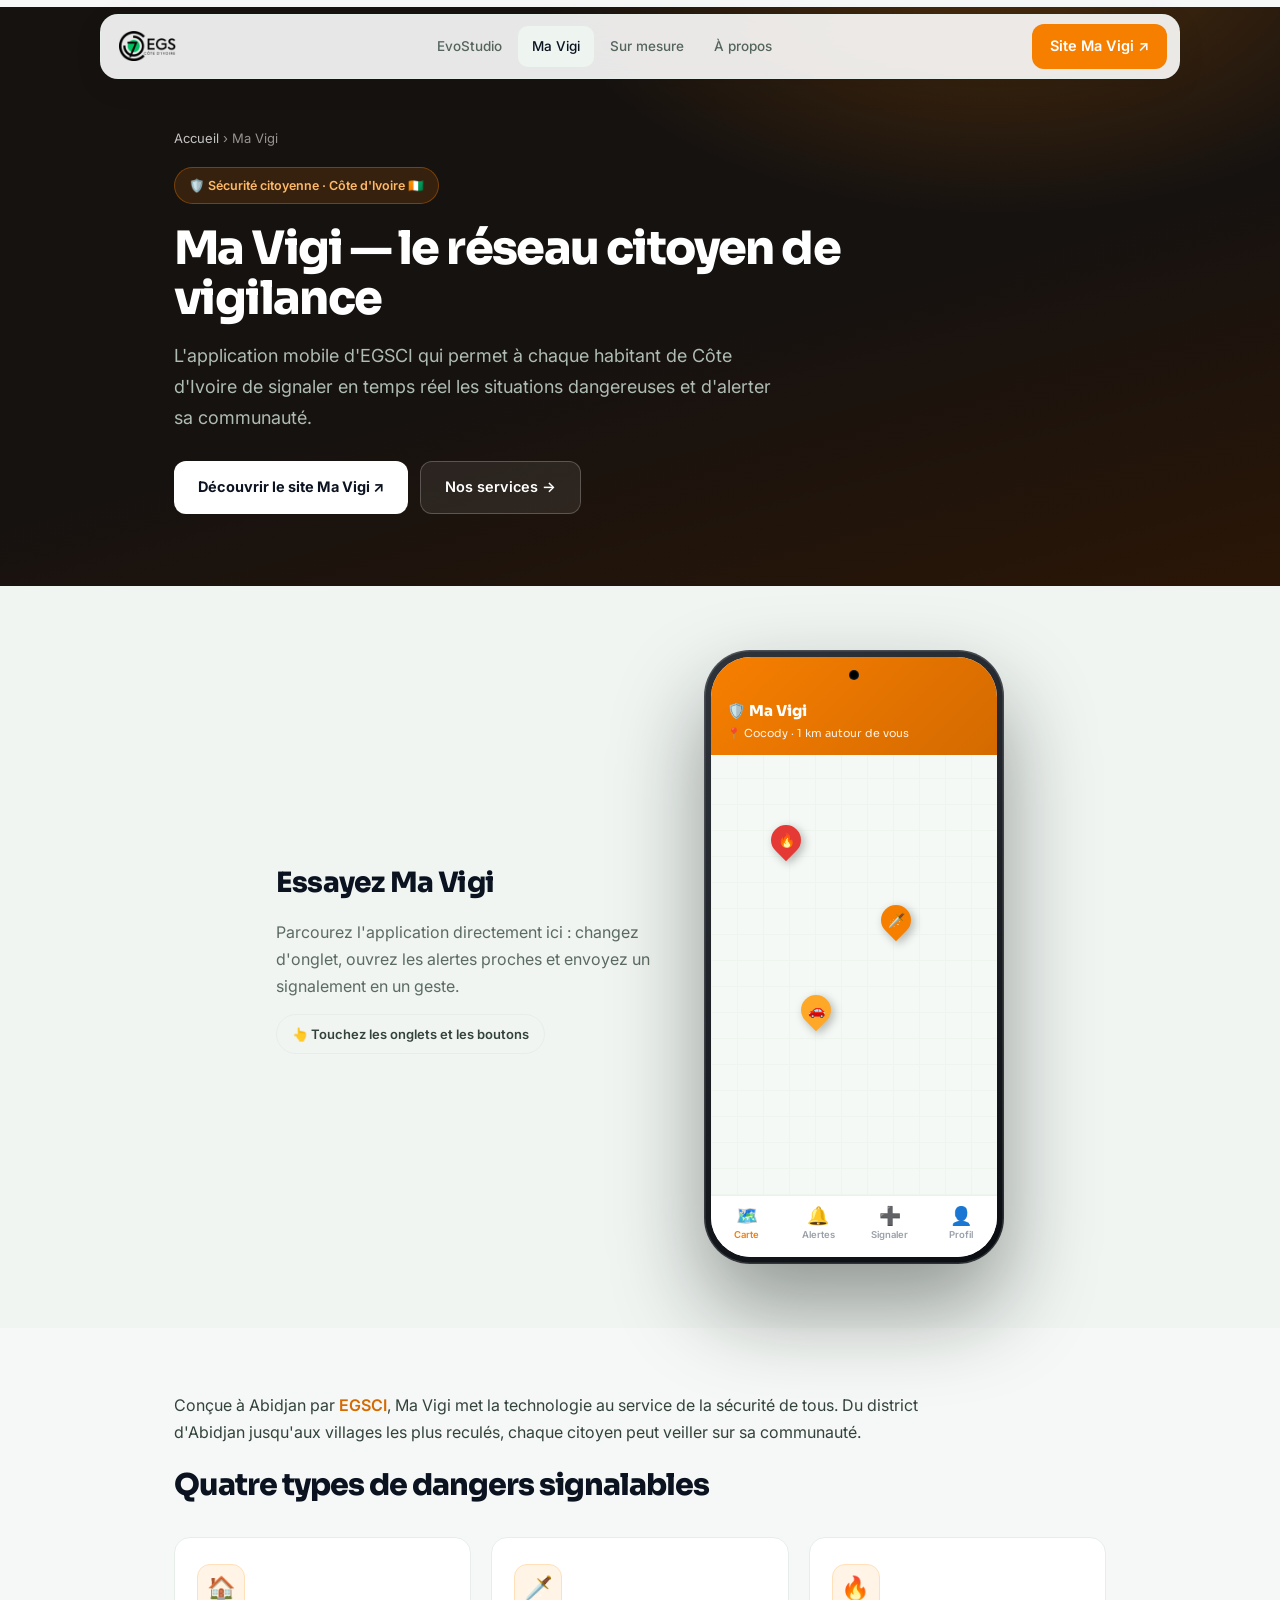
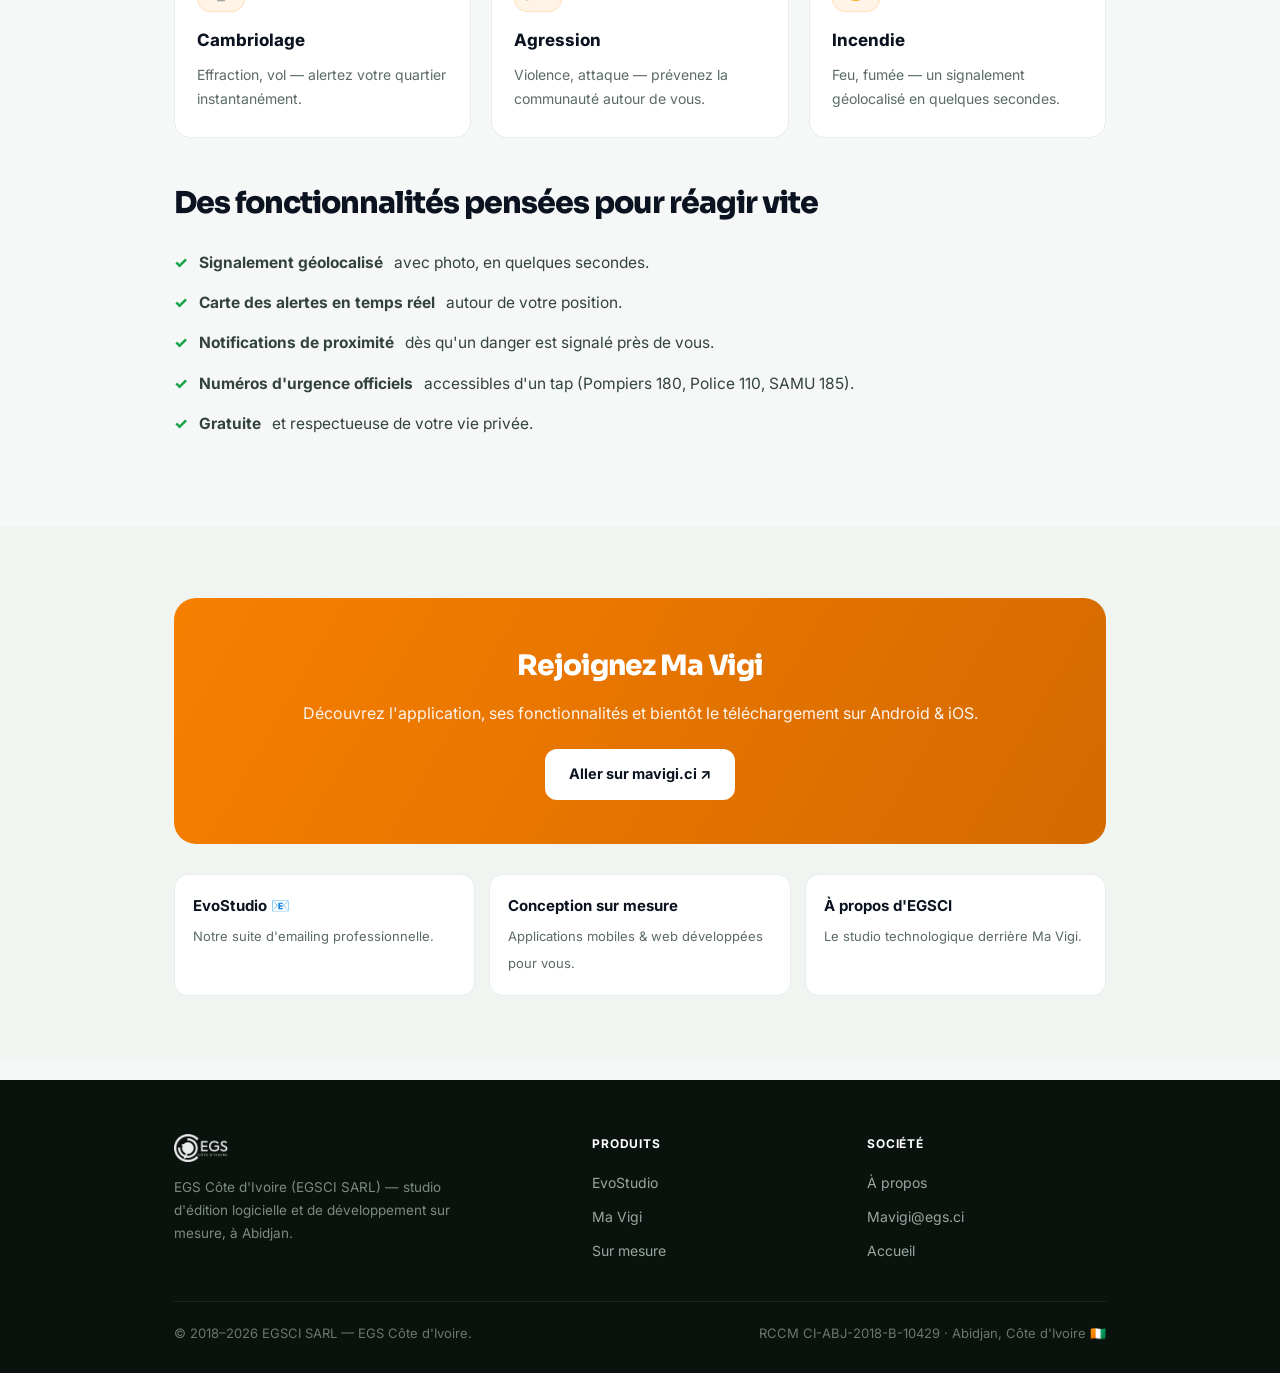
<file: ma-vigi.html>
<!DOCTYPE html>
<html lang="fr">
<head>
<meta charset="UTF-8" />
<meta name="viewport" content="width=device-width, initial-scale=1.0" />
<title>Ma Vigi — Application de vigilance citoyenne en Côte d'Ivoire | EGSCI</title>
<meta name="description" content="Ma Vigi, l'application mobile d'EGSCI pour signaler les dangers en temps réel en Côte d'Ivoire : cambriolages, agressions, incendies, accidents. Réseau citoyen de vigilance." />
<meta name="keywords" content="Ma Vigi, sécurité Côte d'Ivoire, signalement danger, application alerte Abidjan, vigilance citoyenne, EGSCI" />
<meta name="robots" content="index, follow, max-image-preview:large" />
<meta name="theme-color" content="#f77f00" />
<link rel="canonical" href="https://egs.ci/ma-vigi.html" />
<link rel="icon" href="/favicon.png" type="image/png" />
<meta property="og:type" content="article" />
<meta property="og:title" content="Ma Vigi — Vigilance citoyenne en Côte d'Ivoire" />
<meta property="og:description" content="Signalez les dangers en temps réel et protégez votre communauté." />
<meta property="og:url" content="https://egs.ci/ma-vigi.html" />
<script type="application/ld+json">
{"@context":"https://schema.org","@graph":[
 {"@type":"BreadcrumbList","itemListElement":[
   {"@type":"ListItem","position":1,"name":"Accueil","item":"https://egs.ci/"},
   {"@type":"ListItem","position":2,"name":"Ma Vigi","item":"https://egs.ci/ma-vigi.html"}]},
 {"@type":"MobileApplication","name":"Ma Vigi","operatingSystem":"Android, iOS","applicationCategory":"LifestyleApplication","url":"https://mavigi.ci/","inLanguage":"fr-FR","description":"Application de signalement de dangers et de vigilance citoyenne en Côte d'Ivoire.","offers":{"@type":"Offer","price":"0","priceCurrency":"XOF"},"publisher":{"@type":"Organization","name":"EGSCI SARL","url":"https://egs.ci/"}}
]}
</script>
<link rel="preconnect" href="https://fonts.googleapis.com" crossorigin />
<link rel="preconnect" href="https://fonts.gstatic.com" crossorigin />
<link href="https://fonts.googleapis.com/css2?family=Inter:wght@400;500;600;700;800;900&family=Sora:wght@600;700;800&display=swap" rel="stylesheet" />
<link rel="stylesheet" href="/page.css" />
</head>
<body>

<div class="nav-wrap">
  <nav class="nav">
    <a href="/" class="brand"><img src="/logo-egsci.png" alt="EGS Côte d'Ivoire" /></a>
    <div class="nav-links">
      <a href="/evostudio.html">EvoStudio</a>
      <a href="/ma-vigi.html" class="active">Ma Vigi</a>
      <a href="/sur-mesure.html">Sur mesure</a>
      <a href="/a-propos.html">À propos</a>
    </div>
    <div class="nav-cta"><a href="https://mavigi.ci" target="_blank" rel="noopener" class="btn btn-primary" style="background:var(--ci-orange)">Site Ma Vigi ↗</a></div>
  </nav>
</div>

<header class="phero orange">
  <div class="wrap">
    <div class="crumb"><a href="/">Accueil</a> › Ma Vigi</div>
    <span class="tag">🛡️ Sécurité citoyenne · Côte d'Ivoire 🇨🇮</span>
    <h1>Ma Vigi — le réseau citoyen de vigilance</h1>
    <p class="lead">L'application mobile d'EGSCI qui permet à chaque habitant de Côte d'Ivoire de signaler en temps réel les situations dangereuses et d'alerter sa communauté.</p>
    <div class="cta">
      <a href="https://mavigi.ci" target="_blank" rel="noopener" class="btn btn-light">Découvrir le site Ma Vigi ↗</a>
      <a href="/sur-mesure.html" class="btn btn-ghost">Nos services →</a>
    </div>
  </div>
</header>

<style>
  #mvDemo .vhead{background:linear-gradient(135deg,#f77f00,#d46a00);color:#fff;padding:40px 16px 12px;flex-shrink:0;font-family:'Sora'}
  #mvDemo .vhead b{font-size:15px;font-weight:800}
  #mvDemo .vhead span{display:block;font-size:11px;opacity:.9}
  #mvDemo .vmap{flex:1;position:relative;background:repeating-linear-gradient(0deg,#eef5ef 0 1px,transparent 1px 26px),repeating-linear-gradient(90deg,#eef5ef 0 1px,transparent 1px 26px),#f4f9f5;overflow:hidden}
  #mvDemo .vpin{position:absolute;width:30px;height:30px;border-radius:50% 50% 50% 0;transform:rotate(-45deg);display:flex;align-items:center;justify-content:center;box-shadow:0 4px 10px rgba(0,0,0,.28);cursor:pointer;border:none}
  #mvDemo .vpin i{transform:rotate(45deg);font-style:normal;font-size:14px}
  #mvDemo .vlist{flex:1;overflow:auto;padding:10px}
  #mvDemo .vrow{display:flex;gap:10px;align-items:center;padding:11px;border:1px solid #f0ece6;border-radius:12px;margin-bottom:9px}
  #mvDemo .vrow .ic{width:38px;height:38px;border-radius:10px;background:#fff4e6;display:flex;align-items:center;justify-content:center;font-size:18px;flex-shrink:0}
  #mvDemo .vrow b{font-size:13px;display:block}
  #mvDemo .vrow small{font-size:11px;color:#9aa0aa}
  #mvDemo .dbtn{display:flex;gap:11px;align-items:center;width:100%;padding:14px;border:1px solid #f0ece6;border-radius:14px;margin-bottom:10px;background:#fff;cursor:pointer;font-family:inherit;text-align:left}
  #mvDemo .dbtn:hover{border-color:#f77f00;background:#fff8f0}
  #mvDemo .dbtn .em{font-size:24px}
  #mvDemo .dbtn b{font-size:14px;display:block}
  #mvDemo .dbtn small{font-size:11px;color:#9aa0aa}
</style>
<section class="section" style="background:var(--bg3)">
  <div class="wrap">
    <div class="demo">
      <div class="demo-txt">
        <h2>Essayez Ma Vigi</h2>
        <p>Parcourez l'application directement ici : changez d'onglet, ouvrez les alertes proches et envoyez un signalement en un geste.</p>
        <span class="demo-hint">👆 Touchez les onglets et les boutons</span>
      </div>
      <div class="iphone" style="--accent:#f77f00" id="mvDemo">
        <div class="iscreen">
          <div class="ihole"></div>

          <div class="iview" data-view="carte">
            <div class="vhead"><b>🛡️ Ma Vigi</b><span>📍 Cocody · 1 km autour de vous</span></div>
            <div class="vmap">
              <button class="vpin" style="top:70px;left:60px;background:#e53935" onclick="mvToast('🔥 Incendie — Cocody · il y a 2 min')"><i>🔥</i></button>
              <button class="vpin" style="top:150px;left:170px;background:#f77f00" onclick="mvToast('🗡️ Agression — Riviera · il y a 8 min')"><i>🗡️</i></button>
              <button class="vpin" style="top:240px;left:90px;background:#ffa726" onclick="mvToast('🚗 Accident — Boulevard · il y a 15 min')"><i>🚗</i></button>
            </div>
          </div>

          <div class="iview" data-view="alertes" hidden>
            <div class="vhead"><b>🔔 Alertes proches</b><span>3 signalements actifs</span></div>
            <div class="vlist">
              <div class="vrow"><div class="ic">🔥</div><div><b>Incendie</b><small>Cocody · 320 m · il y a 2 min</small></div></div>
              <div class="vrow"><div class="ic">🗡️</div><div><b>Agression</b><small>Riviera · 600 m · il y a 8 min</small></div></div>
              <div class="vrow"><div class="ic">🚗</div><div><b>Accident</b><small>Boulevard · 850 m · il y a 15 min</small></div></div>
            </div>
          </div>

          <div class="iview" data-view="signaler" hidden>
            <div class="vhead"><b>➕ Que s'est-il passé ?</b><span>Choisissez le type de danger</span></div>
            <div style="flex:1;overflow:auto;padding:12px">
              <button class="dbtn" onclick="mvToast('✅ Cambriolage signalé — votre quartier est alerté')"><span class="em">🏠</span><span><b>Cambriolage</b><small>Effraction, vol</small></span></button>
              <button class="dbtn" onclick="mvToast('✅ Agression signalée — votre quartier est alerté')"><span class="em">🗡️</span><span><b>Agression</b><small>Violence, attaque</small></span></button>
              <button class="dbtn" onclick="mvToast('✅ Incendie signalé — votre quartier est alerté')"><span class="em">🔥</span><span><b>Incendie</b><small>Feu, fumée</small></span></button>
              <button class="dbtn" onclick="mvToast('✅ Accident signalé — votre quartier est alerté')"><span class="em">🚗</span><span><b>Accident</b><small>Route, collision</small></span></button>
            </div>
          </div>

          <div class="iview" data-view="profil" hidden>
            <div class="vhead"><b>👤 Mon profil</b><span>Citoyen vigilant</span></div>
            <div style="flex:1;padding:20px;text-align:center">
              <div style="width:78px;height:78px;border-radius:50%;background:linear-gradient(135deg,#f77f00,#d46a00);margin:10px auto 12px;display:flex;align-items:center;justify-content:center;font-size:34px">🙂</div>
              <div style="font-weight:800;font-size:16px">Vous</div>
              <div style="font-size:12px;color:#9aa0aa;margin-bottom:18px">Abidjan, Côte d'Ivoire 🇨🇮</div>
              <div style="display:flex;gap:10px;justify-content:center">
                <div style="background:#fff4e6;border-radius:12px;padding:12px 16px"><div style="font-weight:800;font-size:18px;color:#d46a00">12</div><div style="font-size:10px;color:#9aa0aa">Signalements</div></div>
                <div style="background:#e8f5ed;border-radius:12px;padding:12px 16px"><div style="font-weight:800;font-size:18px;color:#009a44">48</div><div style="font-size:10px;color:#9aa0aa">Mercis reçus</div></div>
              </div>
            </div>
          </div>

          <div class="itoast" id="mvToastEl"></div>
          <div class="itabs">
            <button data-tab="carte" class="on"><span class="ti">🗺️</span>Carte</button>
            <button data-tab="alertes"><span class="ti">🔔</span>Alertes</button>
            <button data-tab="signaler"><span class="ti">➕</span>Signaler</button>
            <button data-tab="profil"><span class="ti">👤</span>Profil</button>
          </div>
        </div>
      </div>
    </div>
  </div>
</section>
<script>
(function(){
  var phone=document.getElementById('mvDemo');
  var tabs=phone.querySelectorAll('.itabs button');
  var views=phone.querySelectorAll('.iview');
  tabs.forEach(function(b){b.addEventListener('click',function(){
    tabs.forEach(function(t){t.classList.remove('on');}); b.classList.add('on');
    var v=b.getAttribute('data-tab');
    views.forEach(function(x){x.hidden = x.getAttribute('data-view')!==v;});
  });});
  var t=document.getElementById('mvToastEl'),tm;
  window.mvToast=function(msg){t.textContent=msg;t.classList.add('show');clearTimeout(tm);tm=setTimeout(function(){t.classList.remove('show');},2200);};
})();
</script>

<section class="section">
  <div class="wrap">
    <p class="lead-intro">Conçue à Abidjan par <a href="/a-propos.html" style="color:var(--ci-orange-dk);font-weight:600">EGSCI</a>, Ma Vigi met la technologie au service de la sécurité de tous. Du district d'Abidjan jusqu'aux villages les plus reculés, chaque citoyen peut veiller sur sa communauté.</p>

    <h2>Quatre types de dangers signalables</h2>
    <div class="cards">
      <div class="card"><div class="ic" style="background:#fff4e6;border-color:#ffe0b8">🏠</div><h4>Cambriolage</h4><p>Effraction, vol — alertez votre quartier instantanément.</p></div>
      <div class="card"><div class="ic" style="background:#fff4e6;border-color:#ffe0b8">🗡️</div><h4>Agression</h4><p>Violence, attaque — prévenez la communauté autour de vous.</p></div>
      <div class="card"><div class="ic" style="background:#fff4e6;border-color:#ffe0b8">🔥</div><h4>Incendie</h4><p>Feu, fumée — un signalement géolocalisé en quelques secondes.</p></div>
    </div>

    <h2 style="margin-top:40px">Des fonctionnalités pensées pour réagir vite</h2>
    <ul>
      <li><strong>Signalement géolocalisé</strong> avec photo, en quelques secondes.</li>
      <li><strong>Carte des alertes en temps réel</strong> autour de votre position.</li>
      <li><strong>Notifications de proximité</strong> dès qu'un danger est signalé près de vous.</li>
      <li><strong>Numéros d'urgence officiels</strong> accessibles d'un tap (Pompiers 180, Police 110, SAMU 185).</li>
      <li><strong>Gratuite</strong> et respectueuse de votre vie privée.</li>
    </ul>
  </div>
</section>

<section class="section alt">
  <div class="wrap">
    <div class="cta-box orange">
      <h2>Rejoignez Ma Vigi</h2>
      <p>Découvrez l'application, ses fonctionnalités et bientôt le téléchargement sur Android & iOS.</p>
      <a href="https://mavigi.ci" target="_blank" rel="noopener" class="btn btn-light">Aller sur mavigi.ci ↗</a>
    </div>
    <div class="related">
      <a href="/evostudio.html"><b>EvoStudio 📧</b><span>Notre suite d'emailing professionnelle.</span></a>
      <a href="/sur-mesure.html"><b>Conception sur mesure</b><span>Applications mobiles & web développées pour vous.</span></a>
      <a href="/a-propos.html"><b>À propos d'EGSCI</b><span>Le studio technologique derrière Ma Vigi.</span></a>
    </div>
  </div>
</section>

<footer>
  <div class="wrap">
    <div class="foot-grid">
      <div>
        <img src="/logo-egsci.png" alt="EGS Côte d'Ivoire" class="lg" />
        <p>EGS Côte d'Ivoire (EGSCI SARL) — studio d'édition logicielle et de développement sur mesure, à Abidjan.</p>
      </div>
      <div class="foot-col"><h5>Produits</h5><a href="/evostudio.html">EvoStudio</a><a href="/ma-vigi.html">Ma Vigi</a><a href="/sur-mesure.html">Sur mesure</a></div>
      <div class="foot-col"><h5>Société</h5><a href="/a-propos.html">À propos</a><a href="mailto:Mavigi@egs.ci">Mavigi@egs.ci</a><a href="/">Accueil</a></div>
    </div>
    <div class="foot-bottom">
      <span>© 2018–2026 EGSCI SARL — EGS Côte d'Ivoire.</span>
      <span>RCCM CI-ABJ-2018-B-10429 · Abidjan, Côte d'Ivoire 🇨🇮</span>
    </div>
  </div>
</footer>
</body>
</html>
</file>
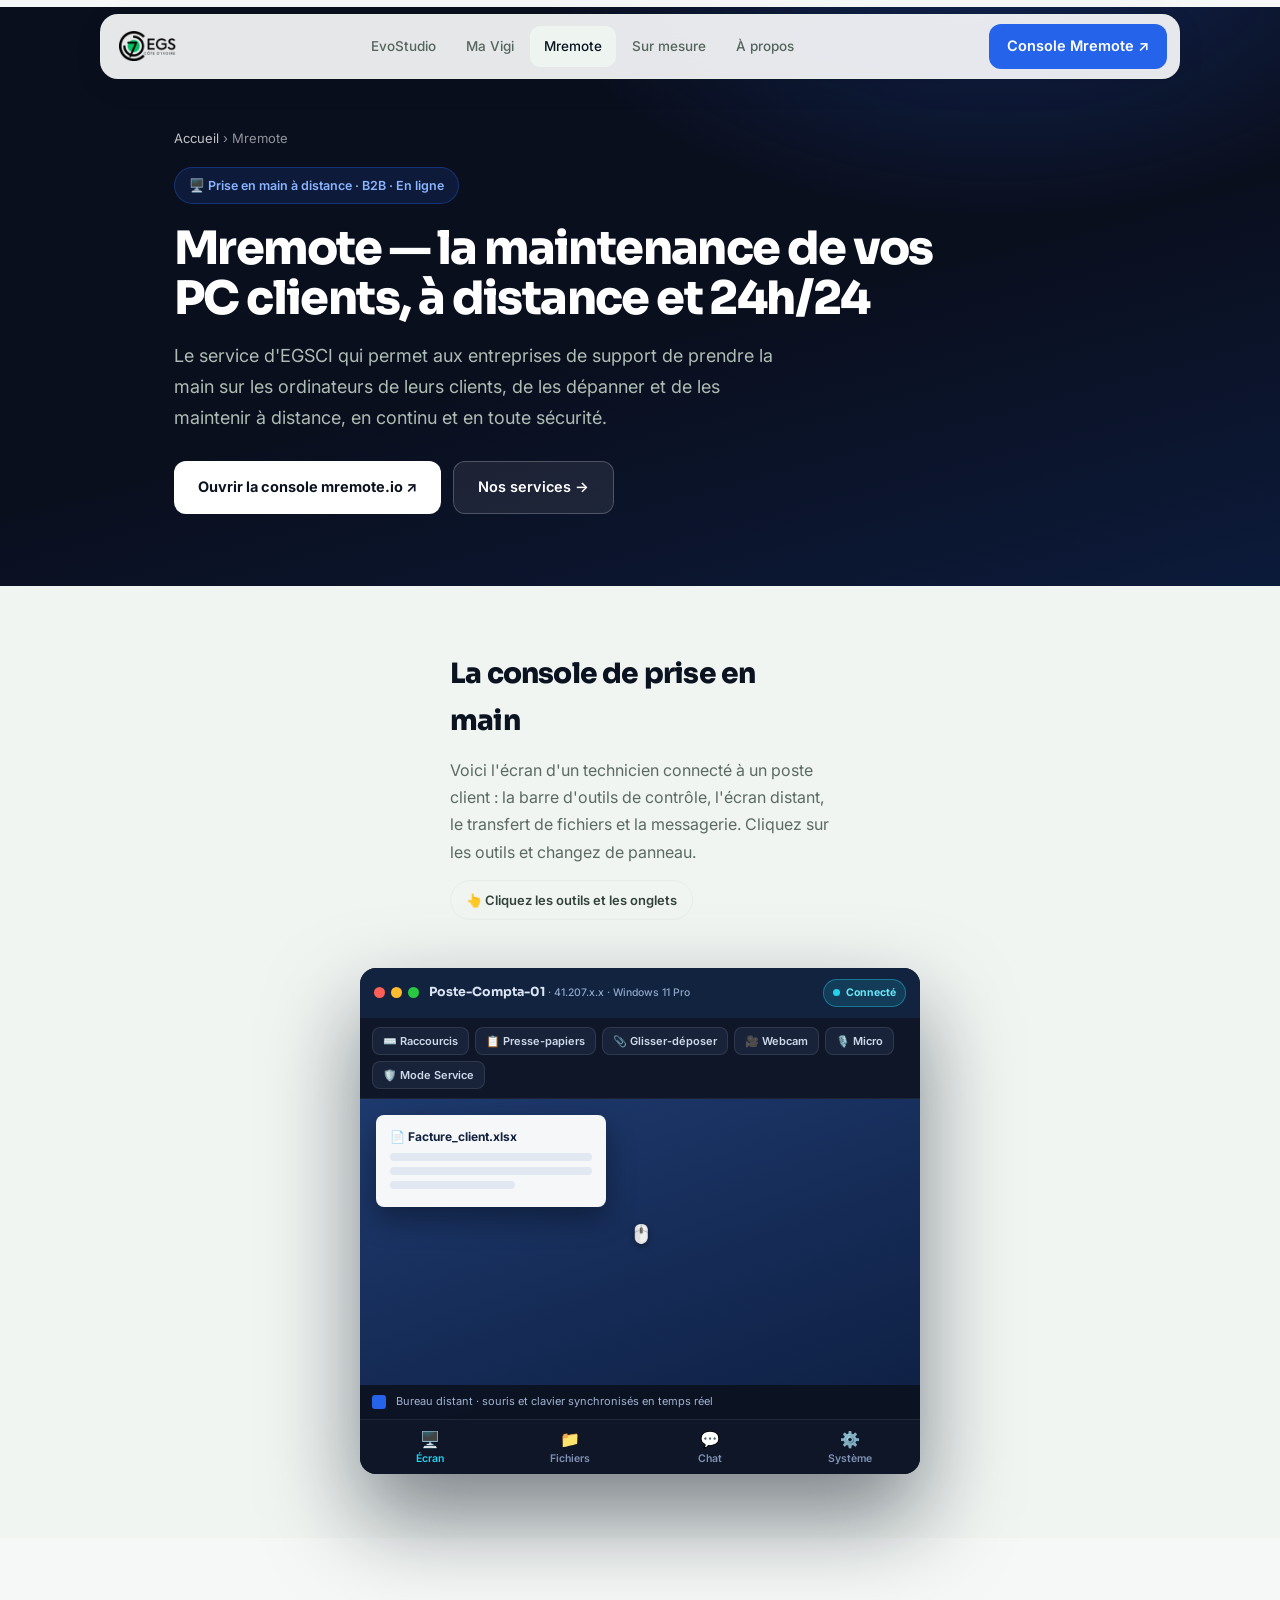
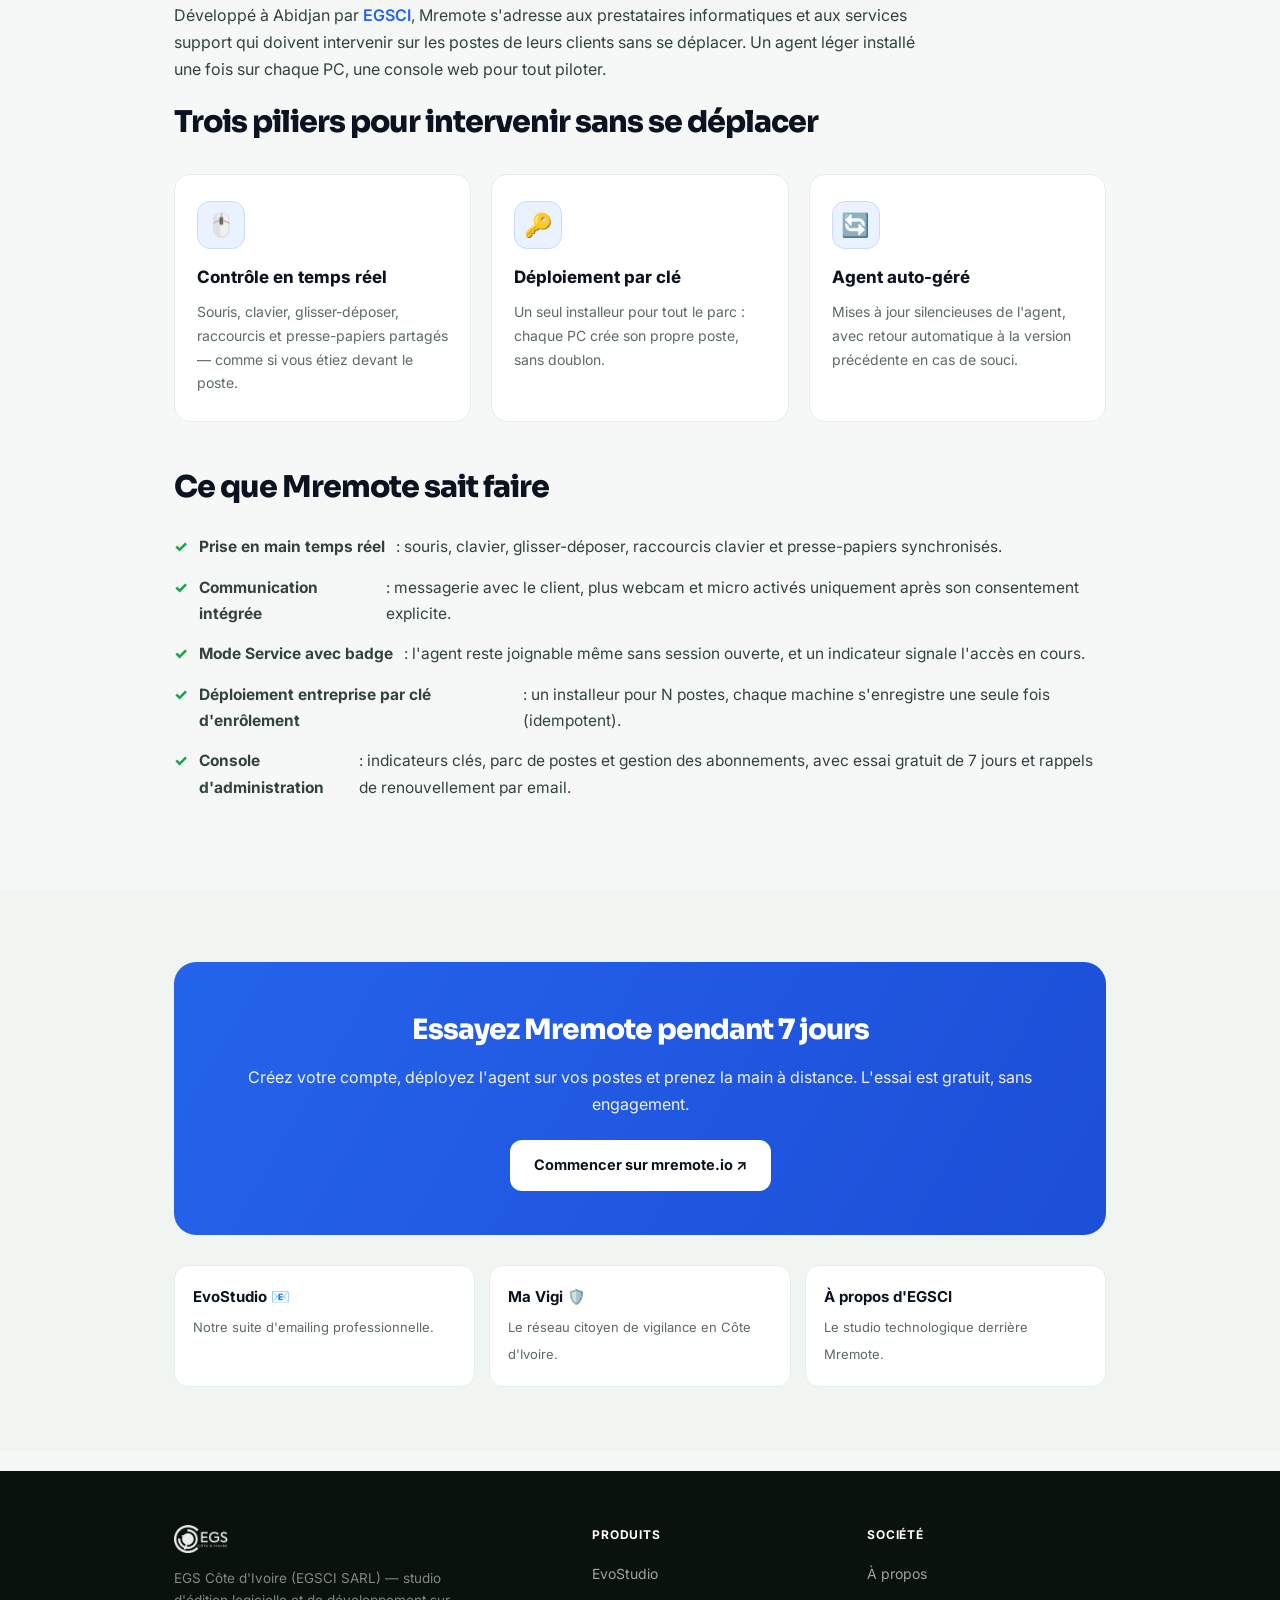
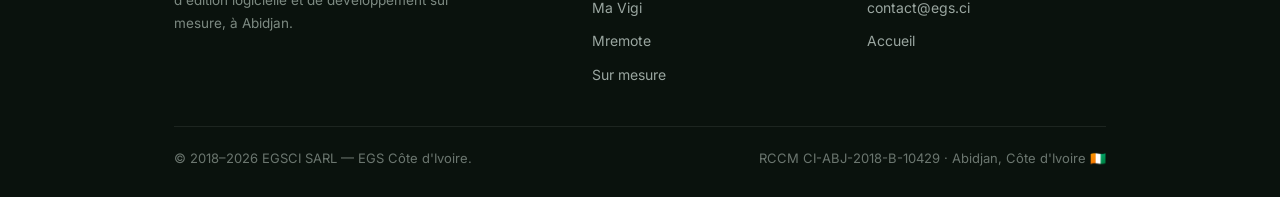
<file: mremote.html>
<!DOCTYPE html>
<html lang="fr">
<head>
<meta charset="UTF-8" />
<meta name="viewport" content="width=device-width, initial-scale=1.0" />
<title>Mremote — Prise en main et maintenance de PC à distance 24h/24 | EGSCI</title>
<meta name="description" content="Mremote, le service B2B d'EGSCI pour prendre la main et maintenir les PC de vos clients à distance, 24h/24 : contrôle temps réel, déploiement par clé d'enrôlement, mises à jour silencieuses et tableau de bord d'administration." />
<meta name="keywords" content="Mremote, prise en main à distance, maintenance PC distance, RMM, support informatique B2B, télémaintenance, EGSCI, Abidjan" />
<meta name="robots" content="index, follow, max-image-preview:large" />
<meta name="theme-color" content="#12233f" />
<link rel="canonical" href="https://egs.ci/mremote.html" />
<link rel="icon" href="/favicon.png" type="image/png" />
<meta property="og:type" content="article" />
<meta property="og:title" content="Mremote — Prise en main et maintenance de PC à distance 24h/24" />
<meta property="og:description" content="Prenez la main et maintenez les PC de vos clients à distance, en toute sécurité et 24h/24." />
<meta property="og:url" content="https://egs.ci/mremote.html" />
<script type="application/ld+json">
{"@context":"https://schema.org","@graph":[
 {"@type":"BreadcrumbList","itemListElement":[
   {"@type":"ListItem","position":1,"name":"Accueil","item":"https://egs.ci/"},
   {"@type":"ListItem","position":2,"name":"Mremote","item":"https://egs.ci/mremote.html"}]},
 {"@type":"WebApplication","name":"Mremote","operatingSystem":"Windows","applicationCategory":"BusinessApplication","url":"https://mremote.io/","inLanguage":"fr-FR","description":"Service B2B de prise en main et de maintenance de PC clients à distance, 24h/24 : contrôle temps réel, déploiement par clé d'enrôlement, mises à jour silencieuses de l'agent et console d'administration.","offers":{"@type":"Offer","description":"Essai gratuit 7 jours","price":"0","priceCurrency":"XOF"},"publisher":{"@type":"Organization","name":"EGSCI SARL","url":"https://egs.ci/"}}
]}
</script>
<link rel="preconnect" href="https://fonts.googleapis.com" crossorigin />
<link rel="preconnect" href="https://fonts.gstatic.com" crossorigin />
<link href="https://fonts.googleapis.com/css2?family=Inter:wght@400;500;600;700;800;900&family=Sora:wght@600;700;800&display=swap" rel="stylesheet" />
<link rel="stylesheet" href="/page.css" />
</head>
<body>

<div class="nav-wrap">
  <nav class="nav">
    <a href="/" class="brand"><img src="/logo-egsci.png" alt="EGS Côte d'Ivoire" /></a>
    <div class="nav-links">
      <a href="/evostudio.html">EvoStudio</a>
      <a href="/ma-vigi.html">Ma Vigi</a>
      <a href="/mremote.html" class="active">Mremote</a>
      <a href="/sur-mesure.html">Sur mesure</a>
      <a href="/a-propos.html">À propos</a>
    </div>
    <div class="nav-cta"><a href="https://mremote.io" target="_blank" rel="noopener" class="btn btn-primary" style="background:#2563eb">Console Mremote ↗</a></div>
  </nav>
</div>

<header class="phero blue">
  <div class="wrap">
    <div class="crumb"><a href="/">Accueil</a> › Mremote</div>
    <span class="tag">🖥️ Prise en main à distance · B2B · En ligne</span>
    <h1>Mremote — la maintenance de vos PC clients, à distance et 24h/24</h1>
    <p class="lead">Le service d'EGSCI qui permet aux entreprises de support de prendre la main sur les ordinateurs de leurs clients, de les dépanner et de les maintenir à distance, en continu et en toute sécurité.</p>
    <div class="cta">
      <a href="https://mremote.io" target="_blank" rel="noopener" class="btn btn-light">Ouvrir la console mremote.io ↗</a>
      <a href="/sur-mesure.html" class="btn btn-ghost">Nos services →</a>
    </div>
  </div>
</header>

<style>
  /* Variante d'accent BLEU (locale) */
  .phero.blue{background:radial-gradient(800px 460px at 78% -10%,rgba(37,99,235,.26),transparent 58%),linear-gradient(165deg,#0a0f1e 55%,#0c1a3a 100%)}
  .phero.blue .tag{background:rgba(37,99,235,.14);border-color:rgba(37,99,235,.35);color:#8ab4ff}
  .cta-box.blue{background:linear-gradient(120deg,#2563eb,#1d4ed8)}

  /* Démo : fenêtre de bureau distant */
  #mrDemo{width:560px;max-width:100%;flex-shrink:0;background:linear-gradient(150deg,#1b2434,#0a0f1a);border-radius:16px;padding:0;box-shadow:0 44px 90px rgba(9,16,32,.5),inset 0 0 0 1.5px rgba(255,255,255,.07);overflow:hidden;font-family:'Inter',sans-serif}
  #mrDemo .wbar{display:flex;align-items:center;gap:10px;padding:11px 14px;background:#12233f;color:#dbe4f3}
  #mrDemo .wdots{display:flex;gap:6px}
  #mrDemo .wdots i{width:11px;height:11px;border-radius:50%;display:block}
  #mrDemo .wttl{font-size:12.5px;font-weight:700;font-family:'Sora'}
  #mrDemo .wttl small{font-weight:500;color:#8ea6c9;font-family:'Inter'}
  #mrDemo .wbadge{margin-left:auto;display:inline-flex;align-items:center;gap:6px;background:rgba(34,211,238,.14);border:1px solid rgba(34,211,238,.4);color:#67e8f9;font-size:10.5px;font-weight:700;padding:4px 9px;border-radius:999px}
  #mrDemo .wbadge b{width:7px;height:7px;border-radius:50%;background:#22d3ee;display:block}
  #mrDemo .wtools{display:flex;gap:6px;flex-wrap:wrap;padding:9px 12px;background:#0e1628;border-bottom:1px solid rgba(255,255,255,.06)}
  #mrDemo .wtools button{border:1px solid rgba(255,255,255,.1);background:#182238;color:#cdd8ea;font-size:11px;font-weight:600;padding:6px 10px;border-radius:8px;cursor:pointer;font-family:inherit;display:inline-flex;align-items:center;gap:5px;transition:.15s}
  #mrDemo .wtools button:hover{border-color:#2563eb;background:#1e2c4a;color:#fff}
  #mrDemo .wbody{position:relative;height:320px;background:#0a0f1a}
  #mrDemo .mrview{position:absolute;inset:0;overflow:auto}
  #mrDemo .mrview[hidden]{display:none}

  /* Vue Écran distant */
  #mrDemo .rdesk{height:100%;background:linear-gradient(160deg,#1e3a6e,#0e1f42);display:flex;flex-direction:column;position:relative}
  #mrDemo .rtop{flex:1;position:relative;padding:16px}
  #mrDemo .rwin{background:rgba(255,255,255,.96);border-radius:8px;padding:12px 14px;width:230px;box-shadow:0 12px 28px rgba(0,0,0,.35)}
  #mrDemo .rwin b{font-size:12px;color:#12233f;display:block;margin-bottom:6px}
  #mrDemo .rwin .ln{height:8px;border-radius:4px;background:#e2e8f2;margin-bottom:6px}
  #mrDemo .rwin .ln.s{width:62%}
  #mrDemo .rcur{position:absolute;font-size:18px;top:120px;left:270px;filter:drop-shadow(0 2px 3px rgba(0,0,0,.4))}
  #mrDemo .rtask{height:34px;background:rgba(10,15,26,.82);display:flex;align-items:center;gap:10px;padding:0 12px;font-size:11px;color:#9fb2d0}
  #mrDemo .rtask .rw{width:14px;height:14px;border-radius:3px;background:#2563eb;display:block}

  /* Listes génériques (fichiers / système) */
  #mrDemo .mrpad{padding:12px}
  #mrDemo .mrrow{display:flex;gap:11px;align-items:center;padding:10px 11px;border:1px solid rgba(255,255,255,.07);border-radius:10px;margin-bottom:8px;background:#111a2c}
  #mrDemo .mrrow .ic{width:34px;height:34px;border-radius:9px;background:#16233f;display:flex;align-items:center;justify-content:center;font-size:16px;flex-shrink:0}
  #mrDemo .mrrow b{font-size:12.5px;color:#e6edf8;display:block}
  #mrDemo .mrrow small{font-size:10.5px;color:#7f92b3}
  #mrDemo .mrrow .rt{margin-left:auto;font-size:10.5px;color:#67e8f9;font-weight:700}

  /* Chat */
  #mrDemo .chat{padding:14px;display:flex;flex-direction:column;gap:9px}
  #mrDemo .msg{max-width:78%;padding:9px 12px;border-radius:13px;font-size:12px;line-height:1.4}
  #mrDemo .msg.them{background:#182238;color:#dbe4f3;border-bottom-left-radius:4px;align-self:flex-start}
  #mrDemo .msg.me{background:#2563eb;color:#fff;border-bottom-right-radius:4px;align-self:flex-end}
  #mrDemo .chatbar{display:flex;gap:8px;padding:10px 12px;border-top:1px solid rgba(255,255,255,.06)}
  #mrDemo .chatbar input{flex:1;background:#0e1628;border:1px solid rgba(255,255,255,.1);border-radius:9px;padding:8px 11px;color:#dbe4f3;font-size:12px;font-family:inherit}
  #mrDemo .chatbar button{background:#2563eb;border:none;color:#fff;border-radius:9px;padding:0 14px;font-size:13px;cursor:pointer}

  /* Onglets bas */
  #mrDemo .mrtabs{display:flex;background:#0e1628;border-top:1px solid rgba(255,255,255,.07)}
  #mrDemo .mrtabs button{flex:1;border:none;background:none;cursor:pointer;font-size:10.5px;font-weight:600;color:#7f92b3;display:flex;flex-direction:column;align-items:center;gap:3px;padding:9px 0;font-family:inherit;transition:.15s}
  #mrDemo .mrtabs button .ti{font-size:16px}
  #mrDemo .mrtabs button.on{color:#22d3ee}
  #mrDemo .mrtoast{position:absolute;left:14px;right:14px;bottom:12px;background:#12233f;border:1px solid rgba(34,211,238,.35);color:#e6edf8;border-radius:11px;padding:11px 13px;font-size:12px;text-align:center;z-index:40;opacity:0;transform:translateY(10px);transition:.25s;pointer-events:none}
  #mrDemo .mrtoast.show{opacity:1;transform:translateY(0)}
  @media(max-width:820px){#mrDemo .wbody{height:280px}#mrDemo .wttl small{display:none}}
</style>
<section class="section" style="background:var(--bg3)">
  <div class="wrap">
    <div class="demo">
      <div class="demo-txt">
        <h2>La console de prise en main</h2>
        <p>Voici l'écran d'un technicien connecté à un poste client : la barre d'outils de contrôle, l'écran distant, le transfert de fichiers et la messagerie. Cliquez sur les outils et changez de panneau.</p>
        <span class="demo-hint">👆 Cliquez les outils et les onglets</span>
      </div>

      <div id="mrDemo">
        <div class="wbar">
          <div class="wdots"><i style="background:#ff5f57"></i><i style="background:#febc2e"></i><i style="background:#28c840"></i></div>
          <div class="wttl">Poste-Compta-01 <small>· 41.207.x.x · Windows 11 Pro</small></div>
          <div class="wbadge"><b></b>Connecté</div>
        </div>

        <div class="wtools">
          <button onclick="mrToast('⌨️ Ctrl + Alt + Suppr envoyé au poste distant')">⌨️ Raccourcis</button>
          <button onclick="mrToast('📋 Presse-papiers synchronisé avec le poste')">📋 Presse-papiers</button>
          <button onclick="mrToast('📎 Fichier déposé — transfert vers le poste en cours')">📎 Glisser-déposer</button>
          <button onclick="mrToast('🎥 Webcam demandée — en attente du consentement du client')">🎥 Webcam</button>
          <button onclick="mrToast('🎙️ Micro demandé — en attente du consentement du client')">🎙️ Micro</button>
          <button onclick="mrToast('🛡️ Mode Service actif — l\'agent tourne même sans session ouverte')">🛡️ Mode Service</button>
        </div>

        <div class="wbody">
          <div class="mrview" data-view="ecran">
            <div class="rdesk">
              <div class="rtop">
                <div class="rwin">
                  <b>📄 Facture_client.xlsx</b>
                  <div class="ln"></div><div class="ln"></div><div class="ln s"></div>
                </div>
                <div class="rcur">🖱️</div>
              </div>
              <div class="rtask"><span class="rw"></span>Bureau distant · souris et clavier synchronisés en temps réel</div>
            </div>
          </div>

          <div class="mrview" data-view="fichiers" hidden>
            <div class="mrpad">
              <div class="mrrow"><div class="ic">📁</div><div><b>Correctif_imprimante.exe</b><small>2,4 Mo · vers le poste</small></div><span class="rt">Envoyé ✓</span></div>
              <div class="mrrow"><div class="ic">📄</div><div><b>journal_erreurs.log</b><small>118 Ko · depuis le poste</small></div><span class="rt">Reçu ✓</span></div>
              <div class="mrrow"><div class="ic">🗜️</div><div><b>pilotes_v2.zip</b><small>36 Mo · vers le poste</small></div><span class="rt">64 %</span></div>
              <div class="mrrow"><div class="ic">📥</div><div><b>sauvegarde_registre.reg</b><small>9 Ko · depuis le poste</small></div><span class="rt">Reçu ✓</span></div>
            </div>
          </div>

          <div class="mrview" data-view="chat" hidden>
            <div class="chat">
              <div class="msg them">Bonjour, mon imprimante ne répond plus depuis ce matin.</div>
              <div class="msg me">Bonjour 👋 Je prends la main pour vérifier le pilote, vous pouvez continuer à travailler.</div>
              <div class="msg them">D'accord, merci !</div>
              <div class="msg me">C'est réparé, le pilote était bloqué. Testez une impression.</div>
            </div>
            <div class="chatbar">
              <input type="text" placeholder="Écrire un message au client…" onkeydown="if(event.key==='Enter'){mrToast('💬 Message envoyé au client');this.value='';}" />
              <button onclick="mrToast('💬 Message envoyé au client')">➤</button>
            </div>
          </div>

          <div class="mrview" data-view="systeme" hidden>
            <div class="mrpad">
              <div class="mrrow"><div class="ic">🖥️</div><div><b>Windows 11 Pro · 23H2</b><small>Poste-Compta-01</small></div><span class="rt">À jour</span></div>
              <div class="mrrow"><div class="ic">⚙️</div><div><b>Agent Mremote</b><small>Mise à jour silencieuse · rollback auto</small></div><span class="rt">build à jour</span></div>
              <div class="mrrow"><div class="ic">🔑</div><div><b>Enrôlement entreprise</b><small>Créé via clé — poste unique (idempotent)</small></div><span class="rt">Actif</span></div>
              <div class="mrrow"><div class="ic">🕑</div><div><b>Disponibilité</b><small>Agent persistant · 24h/24</small></div><span class="rt">En ligne</span></div>
            </div>
          </div>

          <div class="mrtoast" id="mrToastEl"></div>
        </div>

        <div class="mrtabs">
          <button data-tab="ecran" class="on"><span class="ti">🖥️</span>Écran</button>
          <button data-tab="fichiers"><span class="ti">📁</span>Fichiers</button>
          <button data-tab="chat"><span class="ti">💬</span>Chat</button>
          <button data-tab="systeme"><span class="ti">⚙️</span>Système</button>
        </div>
      </div>
    </div>
  </div>
</section>
<script>
(function(){
  var win=document.getElementById('mrDemo');
  var tabs=win.querySelectorAll('.mrtabs button');
  var views=win.querySelectorAll('.mrview');
  tabs.forEach(function(b){b.addEventListener('click',function(){
    tabs.forEach(function(t){t.classList.remove('on');}); b.classList.add('on');
    var v=b.getAttribute('data-tab');
    views.forEach(function(x){x.hidden = x.getAttribute('data-view')!==v;});
  });});
  var t=document.getElementById('mrToastEl'),tm;
  window.mrToast=function(msg){t.textContent=msg;t.classList.add('show');clearTimeout(tm);tm=setTimeout(function(){t.classList.remove('show');},2400);};
})();
</script>

<section class="section">
  <div class="wrap">
    <p class="lead-intro">Développé à Abidjan par <a href="/a-propos.html" style="color:#2563eb;font-weight:600">EGSCI</a>, Mremote s'adresse aux prestataires informatiques et aux services support qui doivent intervenir sur les postes de leurs clients sans se déplacer. Un agent léger installé une fois sur chaque PC, une console web pour tout piloter.</p>

    <h2>Trois piliers pour intervenir sans se déplacer</h2>
    <div class="cards">
      <div class="card"><div class="ic" style="background:#eaf1ff;border-color:#c9dcff">🖱️</div><h4>Contrôle en temps réel</h4><p>Souris, clavier, glisser-déposer, raccourcis et presse-papiers partagés — comme si vous étiez devant le poste.</p></div>
      <div class="card"><div class="ic" style="background:#eaf1ff;border-color:#c9dcff">🔑</div><h4>Déploiement par clé</h4><p>Un seul installeur pour tout le parc : chaque PC crée son propre poste, sans doublon.</p></div>
      <div class="card"><div class="ic" style="background:#eaf1ff;border-color:#c9dcff">🔄</div><h4>Agent auto-géré</h4><p>Mises à jour silencieuses de l'agent, avec retour automatique à la version précédente en cas de souci.</p></div>
    </div>

    <h2 style="margin-top:40px">Ce que Mremote sait faire</h2>
    <ul>
      <li><strong>Prise en main temps réel</strong> : souris, clavier, glisser-déposer, raccourcis clavier et presse-papiers synchronisés.</li>
      <li><strong>Communication intégrée</strong> : messagerie avec le client, plus webcam et micro activés uniquement après son consentement explicite.</li>
      <li><strong>Mode Service avec badge</strong> : l'agent reste joignable même sans session ouverte, et un indicateur signale l'accès en cours.</li>
      <li><strong>Déploiement entreprise par clé d'enrôlement</strong> : un installeur pour N postes, chaque machine s'enregistre une seule fois (idempotent).</li>
      <li><strong>Console d'administration</strong> : indicateurs clés, parc de postes et gestion des abonnements, avec essai gratuit de 7 jours et rappels de renouvellement par email.</li>
    </ul>
  </div>
</section>

<section class="section alt">
  <div class="wrap">
    <div class="cta-box blue">
      <h2>Essayez Mremote pendant 7 jours</h2>
      <p>Créez votre compte, déployez l'agent sur vos postes et prenez la main à distance. L'essai est gratuit, sans engagement.</p>
      <a href="https://mremote.io" target="_blank" rel="noopener" class="btn btn-light">Commencer sur mremote.io ↗</a>
    </div>
    <div class="related">
      <a href="/evostudio.html"><b>EvoStudio 📧</b><span>Notre suite d'emailing professionnelle.</span></a>
      <a href="/ma-vigi.html"><b>Ma Vigi 🛡️</b><span>Le réseau citoyen de vigilance en Côte d'Ivoire.</span></a>
      <a href="/a-propos.html"><b>À propos d'EGSCI</b><span>Le studio technologique derrière Mremote.</span></a>
    </div>
  </div>
</section>

<footer>
  <div class="wrap">
    <div class="foot-grid">
      <div>
        <img src="/logo-egsci.png" alt="EGS Côte d'Ivoire" class="lg" />
        <p>EGS Côte d'Ivoire (EGSCI SARL) — studio d'édition logicielle et de développement sur mesure, à Abidjan.</p>
      </div>
      <div class="foot-col"><h5>Produits</h5><a href="/evostudio.html">EvoStudio</a><a href="/ma-vigi.html">Ma Vigi</a><a href="/mremote.html">Mremote</a><a href="/sur-mesure.html">Sur mesure</a></div>
      <div class="foot-col"><h5>Société</h5><a href="/a-propos.html">À propos</a><a href="mailto:contact@egs.ci">contact@egs.ci</a><a href="/">Accueil</a></div>
    </div>
    <div class="foot-bottom">
      <span>© 2018–2026 EGSCI SARL — EGS Côte d'Ivoire.</span>
      <span>RCCM CI-ABJ-2018-B-10429 · Abidjan, Côte d'Ivoire 🇨🇮</span>
    </div>
  </div>
</footer>
</body>
</html>
</file>
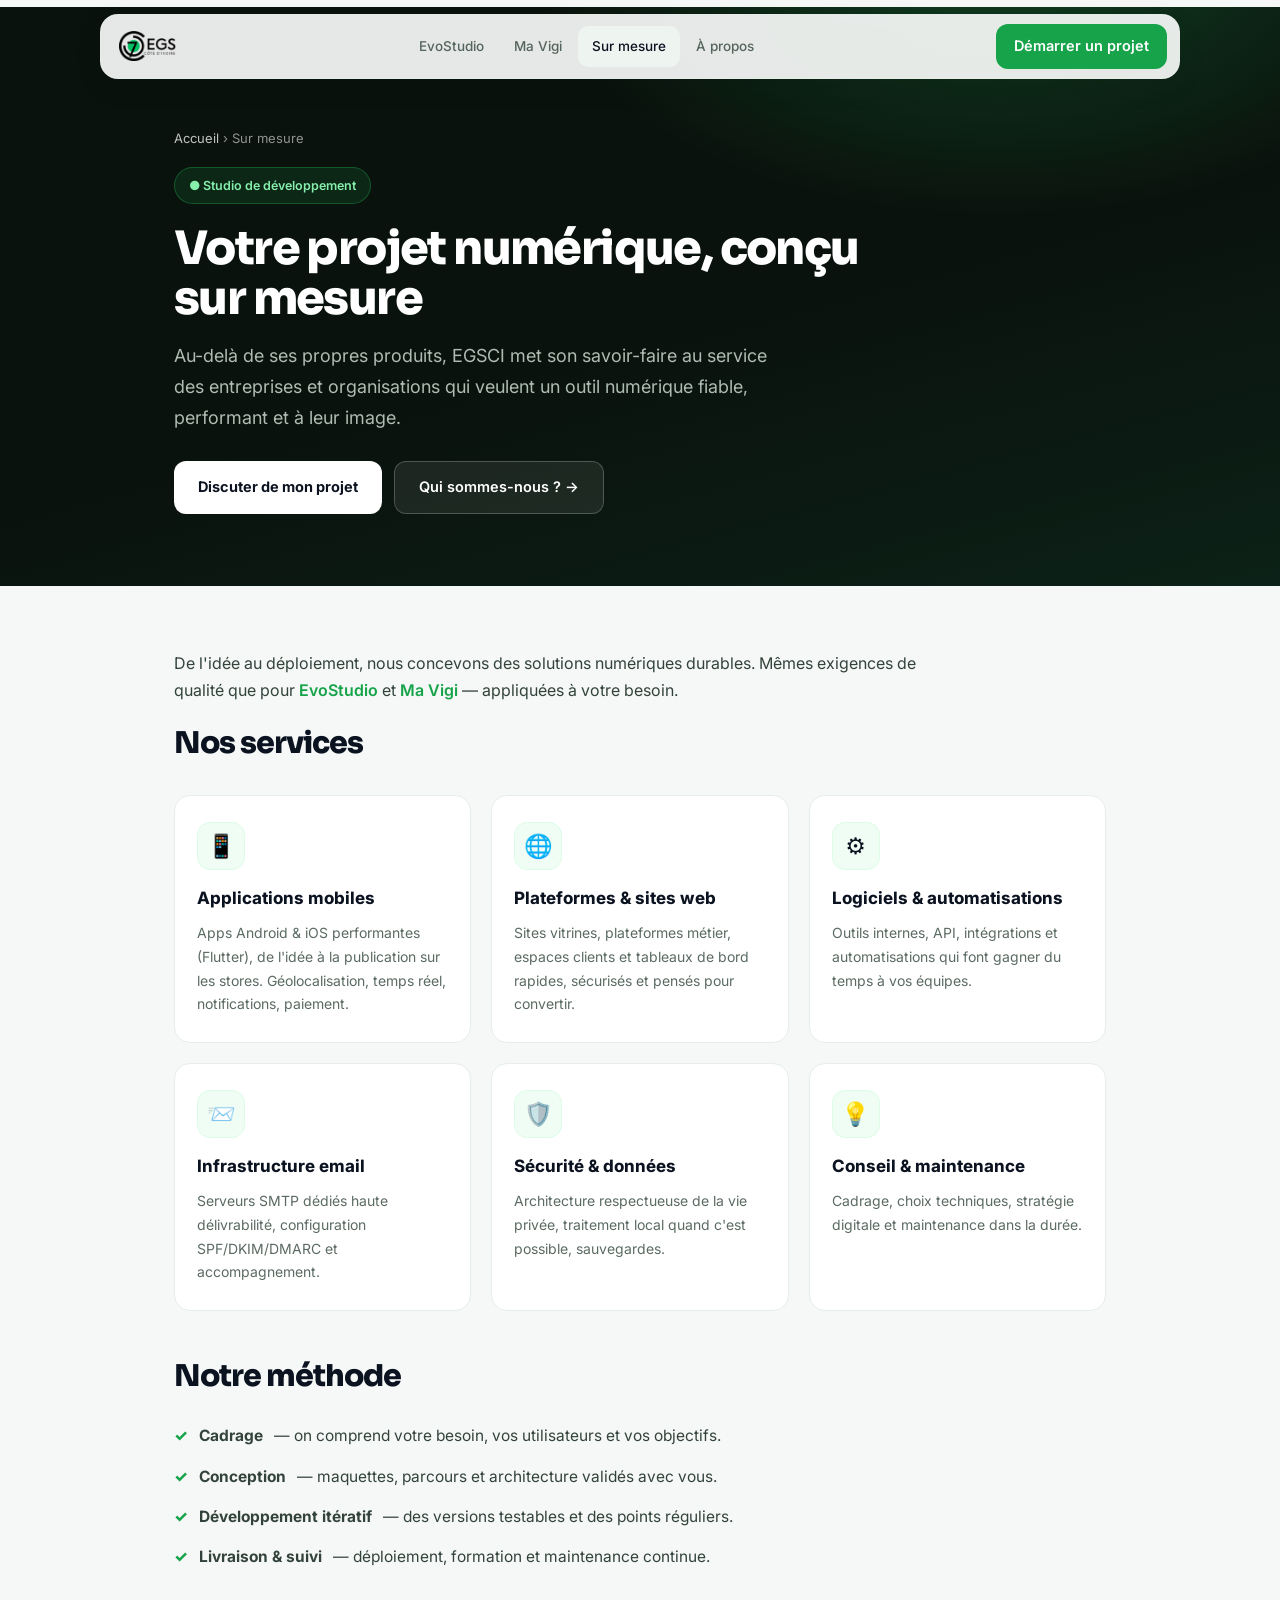
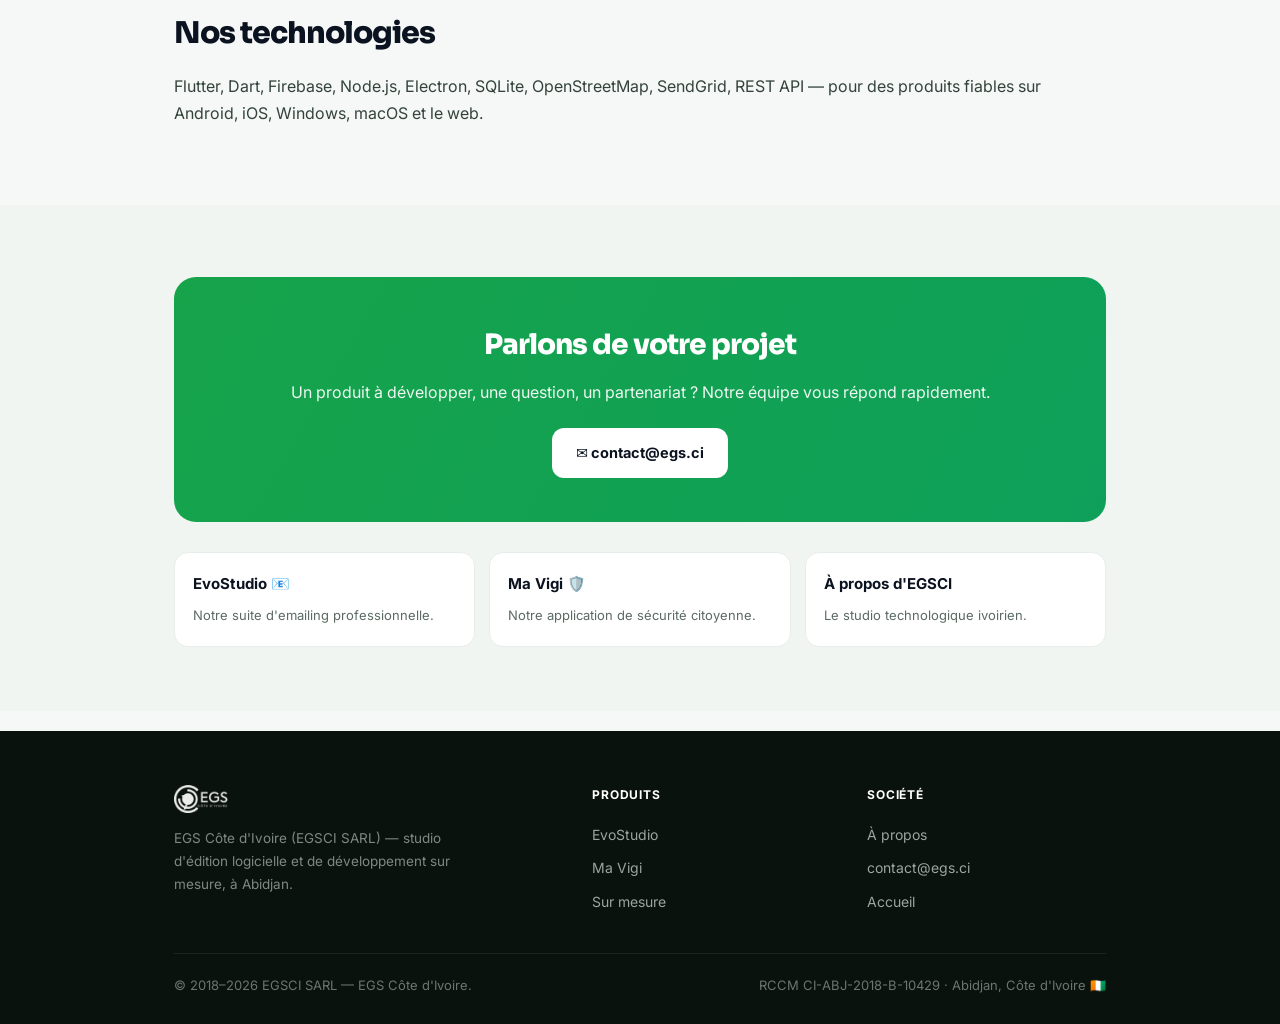
<file: sur-mesure.html>
<!DOCTYPE html>
<html lang="fr">
<head>
<meta charset="UTF-8" />
<meta name="viewport" content="width=device-width, initial-scale=1.0" />
<title>Développement sur mesure — Applications web & mobiles | EGSCI Abidjan</title>
<meta name="description" content="EGSCI conçoit des applications mobiles (Android & iOS), des plateformes web, des logiciels métier et des automatisations sur mesure pour les entreprises en Côte d'Ivoire." />
<meta name="keywords" content="développement application Abidjan, logiciel sur mesure Côte d'Ivoire, application mobile Flutter, création site web Abidjan, agence numérique Côte d'Ivoire, EGSCI" />
<meta name="robots" content="index, follow, max-image-preview:large" />
<meta name="theme-color" content="#0c1410" />
<link rel="canonical" href="https://egs.ci/sur-mesure.html" />
<link rel="icon" href="/favicon.png" type="image/png" />
<meta property="og:type" content="article" />
<meta property="og:title" content="Développement sur mesure — EGSCI" />
<meta property="og:description" content="Applications mobiles, plateformes web et logiciels métier conçus pour vous." />
<meta property="og:url" content="https://egs.ci/sur-mesure.html" />
<script type="application/ld+json">
{"@context":"https://schema.org","@graph":[
 {"@type":"BreadcrumbList","itemListElement":[
   {"@type":"ListItem","position":1,"name":"Accueil","item":"https://egs.ci/"},
   {"@type":"ListItem","position":2,"name":"Sur mesure","item":"https://egs.ci/sur-mesure.html"}]},
 {"@type":"Service","serviceType":"Développement d'applications et de logiciels sur mesure","provider":{"@type":"Organization","name":"EGSCI SARL","url":"https://egs.ci/"},"areaServed":["CI","FR"],"description":"Conception d'applications mobiles Android et iOS, plateformes web, logiciels métier et automatisations."}
]}
</script>
<link rel="preconnect" href="https://fonts.googleapis.com" crossorigin />
<link rel="preconnect" href="https://fonts.gstatic.com" crossorigin />
<link href="https://fonts.googleapis.com/css2?family=Inter:wght@400;500;600;700;800;900&family=Sora:wght@600;700;800&display=swap" rel="stylesheet" />
<link rel="stylesheet" href="/page.css" />
</head>
<body>

<div class="nav-wrap">
  <nav class="nav">
    <a href="/" class="brand"><img src="/logo-egsci.png" alt="EGS Côte d'Ivoire" /></a>
    <div class="nav-links">
      <a href="/evostudio.html">EvoStudio</a>
      <a href="/ma-vigi.html">Ma Vigi</a>
      <a href="/sur-mesure.html" class="active">Sur mesure</a>
      <a href="/a-propos.html">À propos</a>
    </div>
    <div class="nav-cta"><a href="mailto:contact@egs.ci" class="btn btn-primary">Démarrer un projet</a></div>
  </nav>
</div>

<header class="phero">
  <div class="wrap">
    <div class="crumb"><a href="/">Accueil</a> › Sur mesure</div>
    <span class="tag">● Studio de développement</span>
    <h1>Votre projet numérique, conçu sur mesure</h1>
    <p class="lead">Au-delà de ses propres produits, EGSCI met son savoir-faire au service des entreprises et organisations qui veulent un outil numérique fiable, performant et à leur image.</p>
    <div class="cta">
      <a href="mailto:contact@egs.ci" class="btn btn-light">Discuter de mon projet</a>
      <a href="/a-propos.html" class="btn btn-ghost">Qui sommes-nous ? →</a>
    </div>
  </div>
</header>

<section class="section">
  <div class="wrap">
    <p class="lead-intro">De l'idée au déploiement, nous concevons des solutions numériques durables. Mêmes exigences de qualité que pour <a href="/evostudio.html" style="color:var(--green);font-weight:600">EvoStudio</a> et <a href="/ma-vigi.html" style="color:var(--green);font-weight:600">Ma Vigi</a> — appliquées à votre besoin.</p>

    <h2>Nos services</h2>
    <div class="cards">
      <div class="card"><div class="ic">📱</div><h4>Applications mobiles</h4><p>Apps Android & iOS performantes (Flutter), de l'idée à la publication sur les stores. Géolocalisation, temps réel, notifications, paiement.</p></div>
      <div class="card"><div class="ic">🌐</div><h4>Plateformes & sites web</h4><p>Sites vitrines, plateformes métier, espaces clients et tableaux de bord rapides, sécurisés et pensés pour convertir.</p></div>
      <div class="card"><div class="ic">⚙️</div><h4>Logiciels & automatisations</h4><p>Outils internes, API, intégrations et automatisations qui font gagner du temps à vos équipes.</p></div>
      <div class="card"><div class="ic">📨</div><h4>Infrastructure email</h4><p>Serveurs SMTP dédiés haute délivrabilité, configuration SPF/DKIM/DMARC et accompagnement.</p></div>
      <div class="card"><div class="ic">🛡️</div><h4>Sécurité & données</h4><p>Architecture respectueuse de la vie privée, traitement local quand c'est possible, sauvegardes.</p></div>
      <div class="card"><div class="ic">💡</div><h4>Conseil & maintenance</h4><p>Cadrage, choix techniques, stratégie digitale et maintenance dans la durée.</p></div>
    </div>

    <h2 style="margin-top:40px">Notre méthode</h2>
    <ul>
      <li><strong>Cadrage</strong> — on comprend votre besoin, vos utilisateurs et vos objectifs.</li>
      <li><strong>Conception</strong> — maquettes, parcours et architecture validés avec vous.</li>
      <li><strong>Développement itératif</strong> — des versions testables et des points réguliers.</li>
      <li><strong>Livraison & suivi</strong> — déploiement, formation et maintenance continue.</li>
    </ul>

    <h2 style="margin-top:30px">Nos technologies</h2>
    <p>Flutter, Dart, Firebase, Node.js, Electron, SQLite, OpenStreetMap, SendGrid, REST API — pour des produits fiables sur Android, iOS, Windows, macOS et le web.</p>
  </div>
</section>

<section class="section alt">
  <div class="wrap">
    <div class="cta-box">
      <h2>Parlons de votre projet</h2>
      <p>Un produit à développer, une question, un partenariat ? Notre équipe vous répond rapidement.</p>
      <a href="mailto:contact@egs.ci" class="btn btn-light">✉️ contact@egs.ci</a>
    </div>
    <div class="related">
      <a href="/evostudio.html"><b>EvoStudio 📧</b><span>Notre suite d'emailing professionnelle.</span></a>
      <a href="/ma-vigi.html"><b>Ma Vigi 🛡️</b><span>Notre application de sécurité citoyenne.</span></a>
      <a href="/a-propos.html"><b>À propos d'EGSCI</b><span>Le studio technologique ivoirien.</span></a>
    </div>
  </div>
</section>

<footer>
  <div class="wrap">
    <div class="foot-grid">
      <div>
        <img src="/logo-egsci.png" alt="EGS Côte d'Ivoire" class="lg" />
        <p>EGS Côte d'Ivoire (EGSCI SARL) — studio d'édition logicielle et de développement sur mesure, à Abidjan.</p>
      </div>
      <div class="foot-col"><h5>Produits</h5><a href="/evostudio.html">EvoStudio</a><a href="/ma-vigi.html">Ma Vigi</a><a href="/sur-mesure.html">Sur mesure</a></div>
      <div class="foot-col"><h5>Société</h5><a href="/a-propos.html">À propos</a><a href="mailto:contact@egs.ci">contact@egs.ci</a><a href="/">Accueil</a></div>
    </div>
    <div class="foot-bottom">
      <span>© 2018–2026 EGSCI SARL — EGS Côte d'Ivoire.</span>
      <span>RCCM CI-ABJ-2018-B-10429 · Abidjan, Côte d'Ivoire 🇨🇮</span>
    </div>
  </div>
</footer>
</body>
</html>
</file>
<file: page.css>
:root{
  --green:#16a34a;--green-2:#0ea05a;--green-dark:#15803d;--green-dim:#dcfce7;--green-soft:#f0fdf4;
  --ci-orange:#f77f00;--ci-orange-dk:#d46a00;--ci-green:#009a44;
  --evo-blue:#2563eb;
  --ink:#0b1220;--slate:#5b6b62;--slate-2:#94a3b8;--line:#e7eee9;
  --bg:#f5f8f6;--bg2:#ffffff;--bg3:#f0f5f2;--night:#0a120d;
}
*{margin:0;padding:0;box-sizing:border-box}
html{scroll-behavior:smooth}
body{font-family:'Inter',system-ui,sans-serif;background:var(--bg);color:var(--ink);line-height:1.7;-webkit-font-smoothing:antialiased}
a{text-decoration:none;color:inherit}
img{max-width:100%;height:auto;display:block}
h1,h2,h3{font-family:'Sora','Inter',sans-serif}
.wrap{max-width:980px;margin:0 auto;padding:0 24px}
.btn{display:inline-flex;align-items:center;gap:8px;font-weight:600;font-size:14.5px;padding:13px 24px;cursor:pointer;border:none;transition:.2s;font-family:inherit;white-space:nowrap;border-radius:12px}
.btn-primary{background:var(--green);color:#fff}
.btn-primary:hover{background:var(--green-dark);box-shadow:0 12px 28px rgba(22,163,74,.3);transform:translateY(-2px)}
.btn-outline{background:transparent;color:var(--ink);border:1px solid #cbd5d0}
.btn-outline:hover{border-color:var(--green);color:var(--green);background:var(--green-soft)}

/* NAV */
.nav-wrap{position:sticky;top:14px;z-index:100;padding:0 24px}
.nav{max-width:1080px;margin:0 auto;display:flex;align-items:center;justify-content:space-between;
  background:rgba(255,255,255,.9);backdrop-filter:blur(18px) saturate(160%);-webkit-backdrop-filter:blur(18px) saturate(160%);
  border:1px solid rgba(231,238,233,.9);border-radius:18px;padding:9px 12px 9px 18px;gap:16px;box-shadow:0 8px 30px rgba(11,18,13,.07)}
.brand img{height:30px;width:auto}
.nav-links{display:flex;gap:2px;align-items:center}
.nav-links a{color:#54655c;font-weight:500;font-size:13.5px;padding:9px 14px;border-radius:10px;transition:.15s}
.nav-links a:hover,.nav-links a.active{color:var(--ink);background:#eef5f0}
.nav-cta .btn{padding:10px 18px}
@media(max-width:820px){.nav-links{display:none}}

/* HERO */
.phero{background:radial-gradient(800px 460px at 78% -10%,rgba(34,197,94,.26),transparent 58%),linear-gradient(165deg,#0a120d 55%,#0c2117 100%);color:#fff;padding:120px 0 72px;margin-top:-58px}
.phero.orange{background:radial-gradient(800px 460px at 78% -10%,rgba(247,127,0,.26),transparent 58%),linear-gradient(165deg,#161210 55%,#2a1606 100%)}
.phero .crumb{font-size:13px;color:rgba(255,255,255,.55);margin-bottom:18px}
.phero .crumb a{color:rgba(255,255,255,.75)}
.phero .tag{display:inline-flex;align-items:center;gap:8px;background:rgba(34,197,94,.12);border:1px solid rgba(34,197,94,.3);color:#86efac;font-size:12.5px;font-weight:600;padding:7px 14px;border-radius:999px;margin-bottom:20px}
.phero.orange .tag{background:rgba(247,127,0,.14);border-color:rgba(247,127,0,.35);color:#ffb866}
.phero h1{font-size:46px;font-weight:800;letter-spacing:-1.6px;line-height:1.08;margin-bottom:18px;max-width:760px}
.phero p.lead{color:#aebcb3;font-size:18px;max-width:620px;margin-bottom:28px}
.phero .cta{display:flex;gap:12px;flex-wrap:wrap}
.phero .btn-light{background:#fff;color:var(--ink);font-weight:700}
.phero .btn-ghost{background:rgba(255,255,255,.08);color:#fff;border:1px solid rgba(255,255,255,.22)}
@media(max-width:820px){.phero{padding:104px 0 56px}.phero h1{font-size:32px}}

/* CONTENT */
.section{padding:64px 0}
.section.alt{background:var(--bg3)}
.section h2{font-size:30px;font-weight:800;letter-spacing:-1px;margin-bottom:14px}
.section h3{font-size:20px;font-weight:750;margin:26px 0 8px}
.section p{color:#33433b;font-size:16px;margin-bottom:14px}
.section ul{list-style:none;margin:12px 0 18px}
.section ul li{display:flex;gap:11px;align-items:flex-start;padding:7px 0;font-size:15.5px;color:#33433b}
.section ul li:before{content:"✓";color:var(--green);font-weight:800;flex-shrink:0}
.lead-intro{font-size:19px;color:var(--slate);max-width:760px;margin-bottom:8px}

.cards{display:grid;grid-template-columns:repeat(3,1fr);gap:20px;margin-top:26px}
.card{background:var(--bg2);border:1px solid var(--line);border-radius:16px;padding:26px 22px}
.card .ic{width:48px;height:48px;border-radius:13px;background:var(--green-soft);border:1px solid var(--green-dim);display:flex;align-items:center;justify-content:center;font-size:23px;margin-bottom:14px}
.card h4{font-size:17px;font-weight:750;margin-bottom:8px}
.card p{color:var(--slate);font-size:14px;margin:0}
@media(max-width:820px){.cards{grid-template-columns:1fr}}

.cta-box{background:linear-gradient(120deg,var(--green),var(--green-2));border-radius:22px;padding:44px 36px;text-align:center;color:#fff;margin:8px 0}
.cta-box.orange{background:linear-gradient(120deg,var(--ci-orange),var(--ci-orange-dk))}
.cta-box h2{font-size:28px;font-weight:800;margin-bottom:10px;color:#fff}
.cta-box p{color:rgba(255,255,255,.92);margin-bottom:22px}
.cta-box .btn-light{background:#fff;color:var(--ink);font-weight:700}

.related{margin-top:30px;display:grid;grid-template-columns:repeat(3,1fr);gap:14px}
.related a{background:var(--bg2);border:1px solid var(--line);border-radius:14px;padding:18px;transition:.2s;display:block}
.related a:hover{border-color:#c9e6d4;transform:translateY(-3px)}
.related a b{display:block;font-size:15px;margin-bottom:4px}
.related a span{font-size:13px;color:var(--slate)}
@media(max-width:820px){.related{grid-template-columns:1fr}}

/* TÉLÉPHONE INTERACTIF (démos produits) */
.demo{display:flex;justify-content:center;gap:48px;align-items:center;flex-wrap:wrap}
.demo-txt{max-width:380px}
.demo-txt h2{font-size:28px;font-weight:800;letter-spacing:-.8px;margin-bottom:12px}
.demo-txt p{color:var(--slate);font-size:16px;margin-bottom:14px}
.demo-hint{display:inline-flex;align-items:center;gap:8px;background:var(--bg3);border:1px solid var(--line);border-radius:999px;padding:8px 15px;font-size:13px;font-weight:600;color:#33433b}
.iphone{width:300px;flex-shrink:0;background:linear-gradient(150deg,#2f343b,#0a0d11);border-radius:46px;padding:7px;box-shadow:0 44px 90px rgba(11,18,13,.42),inset 0 0 0 1.5px rgba(255,255,255,.14)}
.iscreen{position:relative;width:100%;height:600px;border-radius:40px;overflow:hidden;background:#fff;display:flex;flex-direction:column}
.ihole{position:absolute;top:13px;left:50%;transform:translateX(-50%);width:10px;height:10px;border-radius:50%;background:#000;box-shadow:inset 0 0 2px rgba(90,130,170,.7);z-index:30}
.iview{position:absolute;top:0;left:0;right:0;bottom:62px;display:flex;flex-direction:column;overflow:hidden}
.iview[hidden]{display:none}
.itabs{position:absolute;left:0;right:0;bottom:0;height:62px;background:#fff;border-top:1px solid #eef0ee;display:flex;z-index:20}
.itabs button{flex:1;border:none;background:none;cursor:pointer;font-size:9.5px;font-weight:600;color:#9aa0aa;display:flex;flex-direction:column;align-items:center;gap:3px;padding-top:9px;font-family:inherit;transition:.15s}
.itabs button .ti{font-size:18px}
.itabs button.on{color:var(--accent,#0d9488)}
.itoast{position:absolute;left:14px;right:14px;bottom:74px;background:#0b1220;color:#fff;border-radius:12px;padding:12px 14px;font-size:12.5px;text-align:center;z-index:40;opacity:0;transform:translateY(10px);transition:.25s;pointer-events:none}
.itoast.show{opacity:1;transform:translateY(0)}
@media(max-width:820px){.iphone{width:268px}.iscreen{height:548px}}

/* FOOTER */
footer{background:var(--night);color:#9aa6a0;padding:54px 0 28px;font-size:14px;margin-top:20px}
.foot-grid{display:grid;grid-template-columns:1.6fr 1fr 1fr;gap:36px;margin-bottom:34px}
.foot-grid .lg{height:28px;margin-bottom:14px;filter:brightness(0) invert(1) opacity(.92)}
.foot-grid p{color:#7d8a82;font-size:13.5px;max-width:280px}
.foot-col h5{color:#fff;font-size:12px;font-weight:700;text-transform:uppercase;letter-spacing:.8px;margin-bottom:12px}
.foot-col a{display:block;color:#9aa6a0;padding:5px 0;font-size:14px}
.foot-col a:hover{color:#4ade80}
.foot-bottom{border-top:1px solid rgba(255,255,255,.08);padding-top:20px;display:flex;justify-content:space-between;flex-wrap:wrap;gap:10px;font-size:13px;color:#6b766f}
@media(max-width:820px){.foot-grid{grid-template-columns:1fr 1fr;gap:26px}}
</file>
